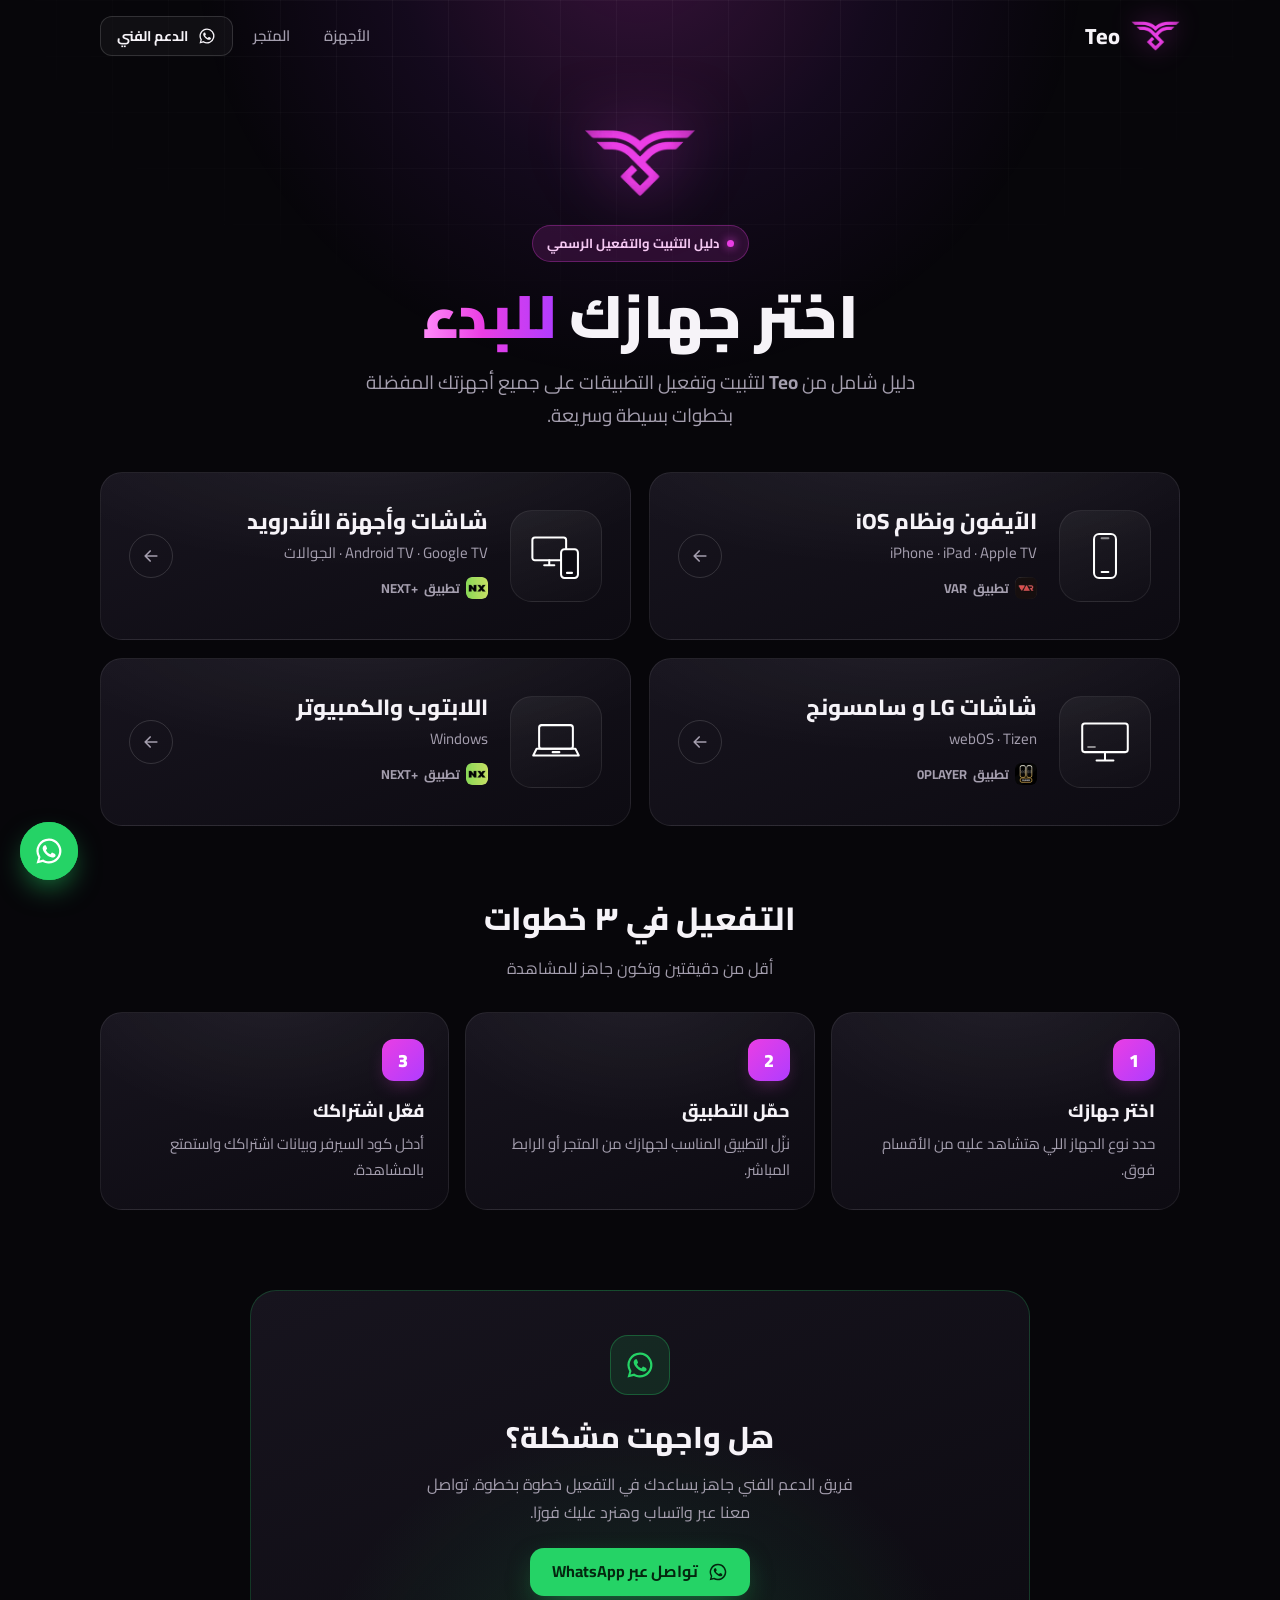
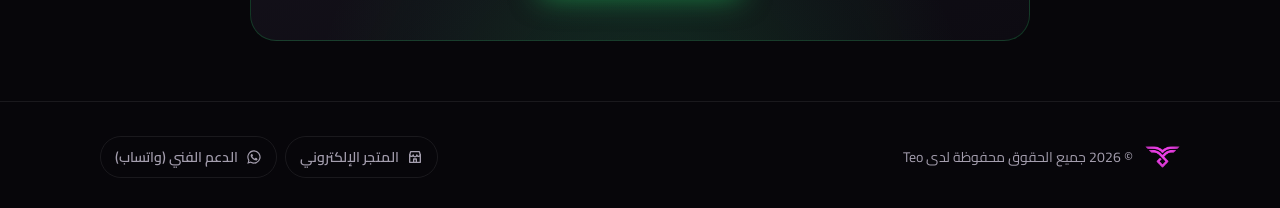
<file: index.html>
<!DOCTYPE html>
<html lang="ar" dir="rtl">
<head>
<meta charset="utf-8">
<meta name="viewport" content="width=device-width, initial-scale=1, viewport-fit=cover">
<title>Teo — دليل تثبيت وتفعيل التطبيقات</title>
<meta name="description" content="دليل Teo الشامل لتثبيت وتفعيل التطبيقات على الآيفون والأندرويد وشاشات LG وسامسونج والكمبيوتر.">
<meta name="theme-color" content="#07060a">
<meta property="og:type" content="website">
<meta property="og:title" content="Teo — دليل تثبيت وتفعيل التطبيقات">
<meta property="og:description" content="دليل Teo الشامل لتثبيت وتفعيل التطبيقات على الآيفون والأندرويد وشاشات LG وسامسونج والكمبيوتر.">
<meta property="og:image" content="/assets/img/og.png">
<meta name="twitter:card" content="summary_large_image">
<link rel="icon" type="image/png" href="assets/img/favicon-48.png">
<link rel="apple-touch-icon" href="assets/img/apple-touch-icon.png">
<link rel="preload" href="assets/fonts/cairo-arabic.woff2" as="font" type="font/woff2" crossorigin>
<link rel="preload" href="assets/img/logo.webp" as="image" fetchpriority="high">
<link rel="stylesheet" href="assets/css/style.css?v=4">
</head>
<body>
<div class="bg-fx" aria-hidden="true"></div>
<header class="site-header">
  <div class="container header-inner">
    <a class="brand" href="index.html" aria-label="Teo — الرئيسية">
      <img src="assets/img/logo.webp" alt="Teo" width="48" height="30">
      <span class="brand-name">Teo</span>
    </a>
    <nav class="nav">
      <a class="nav-link" href="index.html#devices">الأجهزة</a>
      <a class="nav-link" data-link="store" href="#">المتجر</a>
      <a class="btn btn-ghost btn-sm" data-link="whatsapp" href="#"><svg viewBox="0 0 24 24" fill="currentColor"><path d="M12 2a10 10 0 00-8.6 15.1L2 22l5-1.3A10 10 0 1012 2zm0 18.2c-1.5 0-3-.4-4.3-1.2l-.3-.2-3 .8.8-2.9-.2-.3A8.2 8.2 0 1112 20.2zm4.5-6.1c-.2-.1-1.5-.7-1.7-.8-.2-.1-.4-.1-.6.1l-.8 1c-.1.2-.3.2-.5.1-.7-.3-1.4-.7-2-1.2-.5-.5-1-1.1-1.3-1.7-.1-.2 0-.4.1-.5l.4-.5.3-.4v-.5l-.8-1.9c-.2-.5-.4-.4-.6-.4h-.5a1 1 0 00-.7.3c-.6.6-.9 1.4-.9 2.2.1 1 .5 2 1.1 2.8 1.2 1.7 2.7 3 4.5 3.8.5.2 1 .4 1.4.5.6.2 1.2.1 1.7.1.6-.1 1.2-.5 1.5-1 .2-.4.2-.9.1-1.2l-.4-.3z"/></svg><span>الدعم الفني</span></a>
    </nav>
  </div>
</header>
<main>

<section class="hero container">
  <img class="hero-logo" src="assets/img/logo.webp" alt="Teo" width="112" height="68">
  <span class="eyebrow"><span class="dot"></span>دليل التثبيت والتفعيل الرسمي</span>
  <h1 class="h1">اختر جهازك <span class="grad">للبدء</span></h1>
  <p class="lead">دليل شامل من <strong>Teo</strong> لتثبيت وتفعيل التطبيقات على جميع أجهزتك المفضلة بخطوات بسيطة وسريعة.</p>
</section>

<section class="container" id="devices">
  <div class="device-grid">
    <a class="card card-link device-card" href="ios.html">
      <span class="device-icon"><svg viewBox="0 0 64 64" fill="none" stroke="currentColor" stroke-width="2.4" stroke-linecap="round" stroke-linejoin="round"><rect x="19" y="6" width="26" height="52" rx="6"/><path d="M28 51h8"/><path d="M28 11h8" opacity=".5"/></svg></span>
      <span class="device-text">
        <h2>الآيفون ونظام iOS</h2>
        <p>iPhone · iPad · Apple TV</p>
        <span class="apps-tag"><img width="22" height="22" src="assets/img/app-var.webp" alt="">تطبيق <bdi>VAR</bdi></span>
      </span>
      <span class="go"><svg viewBox="0 0 24 24" fill="none" stroke="currentColor" stroke-width="2" stroke-linecap="round" stroke-linejoin="round"><path d="M19 12H5M11 18l-6-6 6-6"/></svg></span>
    </a>
    <a class="card card-link device-card" href="android.html">
      <span class="device-icon"><svg viewBox="0 0 64 64" fill="none" stroke="currentColor" stroke-width="2.4" stroke-linecap="round" stroke-linejoin="round"><rect x="4" y="10" width="40" height="27" rx="3"/><path d="M18 43h12M24 37v6"/><rect x="38" y="24" width="20" height="34" rx="4" fill="#0d0b12"/><path d="M45 52h6"/></svg></span>
      <span class="device-text">
        <h2>شاشات وأجهزة الأندرويد</h2>
        <p>Android TV · Google TV · الجوالات</p>
        <span class="apps-tag"><img width="22" height="22" src="assets/img/app-next.webp" alt="">تطبيق <bdi><bdi>NEXT+</bdi></bdi></span>
      </span>
      <span class="go"><svg viewBox="0 0 24 24" fill="none" stroke="currentColor" stroke-width="2" stroke-linecap="round" stroke-linejoin="round"><path d="M19 12H5M11 18l-6-6 6-6"/></svg></span>
    </a>
    <a class="card card-link device-card" href="webos.html">
      <span class="device-icon"><svg viewBox="0 0 64 64" fill="none" stroke="currentColor" stroke-width="2.4" stroke-linecap="round" stroke-linejoin="round"><rect x="5" y="10" width="54" height="34" rx="3"/><path d="M22 54h20M32 44v10"/><path d="M12 38h8" opacity=".5"/></svg></span>
      <span class="device-text">
        <h2>شاشات LG و سامسونج</h2>
        <p>webOS · Tizen</p>
        <span class="apps-tag"><img width="22" height="22" src="assets/img/app-0player.webp" alt="">تطبيق <bdi>0PLAYER</bdi></span>
      </span>
      <span class="go"><svg viewBox="0 0 24 24" fill="none" stroke="currentColor" stroke-width="2" stroke-linecap="round" stroke-linejoin="round"><path d="M19 12H5M11 18l-6-6 6-6"/></svg></span>
    </a>
    <a class="card card-link device-card" href="pc.html">
      <span class="device-icon"><svg viewBox="0 0 64 64" fill="none" stroke="currentColor" stroke-width="2.4" stroke-linecap="round" stroke-linejoin="round"><rect x="12" y="12" width="40" height="28" rx="3"/><path d="M5 48h54l-4-8H9z"/><path d="M28 44h8"/></svg></span>
      <span class="device-text">
        <h2>اللابتوب والكمبيوتر</h2>
        <p>Windows</p>
        <span class="apps-tag"><img width="22" height="22" src="assets/img/app-next.webp" alt="">تطبيق <bdi><bdi>NEXT+</bdi></bdi></span>
      </span>
      <span class="go"><svg viewBox="0 0 24 24" fill="none" stroke="currentColor" stroke-width="2" stroke-linecap="round" stroke-linejoin="round"><path d="M19 12H5M11 18l-6-6 6-6"/></svg></span>
    </a>
  </div>
</section>

<section class="section container">
  <h2 class="section-title reveal">التفعيل في ٣ خطوات</h2>
  <p class="section-sub reveal">أقل من دقيقتين وتكون جاهز للمشاهدة</p>
  <div class="how">
    <div class="card how-item reveal d1"><div class="n">1</div><h3>اختر جهازك</h3><p>حدد نوع الجهاز اللي هتشاهد عليه من الأقسام فوق.</p></div>
    <div class="card how-item reveal d2"><div class="n">2</div><h3>حمّل التطبيق</h3><p>نزّل التطبيق المناسب لجهازك من المتجر أو الرابط المباشر.</p></div>
    <div class="card how-item reveal d3"><div class="n">3</div><h3>فعّل اشتراكك</h3><p>أدخل كود السيرفر وبيانات اشتراكك واستمتع بالمشاهدة.</p></div>
  </div>
</section>

<div class="container container-narrow"><section class="support reveal">
  <div class="ic"><svg viewBox="0 0 24 24" fill="currentColor"><path d="M12 2a10 10 0 00-8.6 15.1L2 22l5-1.3A10 10 0 1012 2zm0 18.2c-1.5 0-3-.4-4.3-1.2l-.3-.2-3 .8.8-2.9-.2-.3A8.2 8.2 0 1112 20.2zm4.5-6.1c-.2-.1-1.5-.7-1.7-.8-.2-.1-.4-.1-.6.1l-.8 1c-.1.2-.3.2-.5.1-.7-.3-1.4-.7-2-1.2-.5-.5-1-1.1-1.3-1.7-.1-.2 0-.4.1-.5l.4-.5.3-.4v-.5l-.8-1.9c-.2-.5-.4-.4-.6-.4h-.5a1 1 0 00-.7.3c-.6.6-.9 1.4-.9 2.2.1 1 .5 2 1.1 2.8 1.2 1.7 2.7 3 4.5 3.8.5.2 1 .4 1.4.5.6.2 1.2.1 1.7.1.6-.1 1.2-.5 1.5-1 .2-.4.2-.9.1-1.2l-.4-.3z"/></svg></div>
  <h2>هل واجهت مشكلة؟</h2>
  <p>فريق الدعم الفني جاهز يساعدك في التفعيل خطوة بخطوة. تواصل معنا عبر واتساب وهنرد عليك فورًا.</p>
  <a class="btn btn-wa" data-link="whatsapp" href="#"><svg viewBox="0 0 24 24" fill="currentColor"><path d="M12 2a10 10 0 00-8.6 15.1L2 22l5-1.3A10 10 0 1012 2zm0 18.2c-1.5 0-3-.4-4.3-1.2l-.3-.2-3 .8.8-2.9-.2-.3A8.2 8.2 0 1112 20.2zm4.5-6.1c-.2-.1-1.5-.7-1.7-.8-.2-.1-.4-.1-.6.1l-.8 1c-.1.2-.3.2-.5.1-.7-.3-1.4-.7-2-1.2-.5-.5-1-1.1-1.3-1.7-.1-.2 0-.4.1-.5l.4-.5.3-.4v-.5l-.8-1.9c-.2-.5-.4-.4-.6-.4h-.5a1 1 0 00-.7.3c-.6.6-.9 1.4-.9 2.2.1 1 .5 2 1.1 2.8 1.2 1.7 2.7 3 4.5 3.8.5.2 1 .4 1.4.5.6.2 1.2.1 1.7.1.6-.1 1.2-.5 1.5-1 .2-.4.2-.9.1-1.2l-.4-.3z"/></svg><span>تواصل عبر WhatsApp</span></a>
</section>
</div>
</main>
<footer class="site-footer">
  <div class="container footer-inner">
    <div class="footer-brand">
      <img src="assets/img/logo.webp" alt="" width="35" height="22">
      <span>© <span data-year></span> جميع الحقوق محفوظة لدى <span data-cfg="brand">Teo</span></span>
    </div>
    <div class="footer-links">
      <a data-link="store" href="#"><svg viewBox="0 0 24 24" fill="none" stroke="currentColor" stroke-width="2" stroke-linecap="round" stroke-linejoin="round"><path d="M4 9l1.5-5h13L20 9"/><path d="M4 9v11h16V9"/><path d="M4 9a2.7 2.7 0 005.3 0 2.7 2.7 0 005.4 0 2.7 2.7 0 005.3 0"/><path d="M10 20v-5h4v5"/></svg>المتجر الإلكتروني</a>
      <a data-link="whatsapp" href="#"><svg viewBox="0 0 24 24" fill="currentColor"><path d="M12 2a10 10 0 00-8.6 15.1L2 22l5-1.3A10 10 0 1012 2zm0 18.2c-1.5 0-3-.4-4.3-1.2l-.3-.2-3 .8.8-2.9-.2-.3A8.2 8.2 0 1112 20.2zm4.5-6.1c-.2-.1-1.5-.7-1.7-.8-.2-.1-.4-.1-.6.1l-.8 1c-.1.2-.3.2-.5.1-.7-.3-1.4-.7-2-1.2-.5-.5-1-1.1-1.3-1.7-.1-.2 0-.4.1-.5l.4-.5.3-.4v-.5l-.8-1.9c-.2-.5-.4-.4-.6-.4h-.5a1 1 0 00-.7.3c-.6.6-.9 1.4-.9 2.2.1 1 .5 2 1.1 2.8 1.2 1.7 2.7 3 4.5 3.8.5.2 1 .4 1.4.5.6.2 1.2.1 1.7.1.6-.1 1.2-.5 1.5-1 .2-.4.2-.9.1-1.2l-.4-.3z"/></svg>الدعم الفني (واتساب)</a>
    </div>
  </div>
</footer>
<a class="wa-float" data-link="whatsapp" href="#" aria-label="تواصل معنا عبر واتساب"><svg viewBox="0 0 24 24" fill="currentColor"><path d="M12 2a10 10 0 00-8.6 15.1L2 22l5-1.3A10 10 0 1012 2zm0 18.2c-1.5 0-3-.4-4.3-1.2l-.3-.2-3 .8.8-2.9-.2-.3A8.2 8.2 0 1112 20.2zm4.5-6.1c-.2-.1-1.5-.7-1.7-.8-.2-.1-.4-.1-.6.1l-.8 1c-.1.2-.3.2-.5.1-.7-.3-1.4-.7-2-1.2-.5-.5-1-1.1-1.3-1.7-.1-.2 0-.4.1-.5l.4-.5.3-.4v-.5l-.8-1.9c-.2-.5-.4-.4-.6-.4h-.5a1 1 0 00-.7.3c-.6.6-.9 1.4-.9 2.2.1 1 .5 2 1.1 2.8 1.2 1.7 2.7 3 4.5 3.8.5.2 1 .4 1.4.5.6.2 1.2.1 1.7.1.6-.1 1.2-.5 1.5-1 .2-.4.2-.9.1-1.2l-.4-.3z"/></svg></a>
<script src="assets/js/config.js?v=4" defer></script>
<script src="assets/js/main.js?v=4" defer></script>
</body>
</html>
</file>
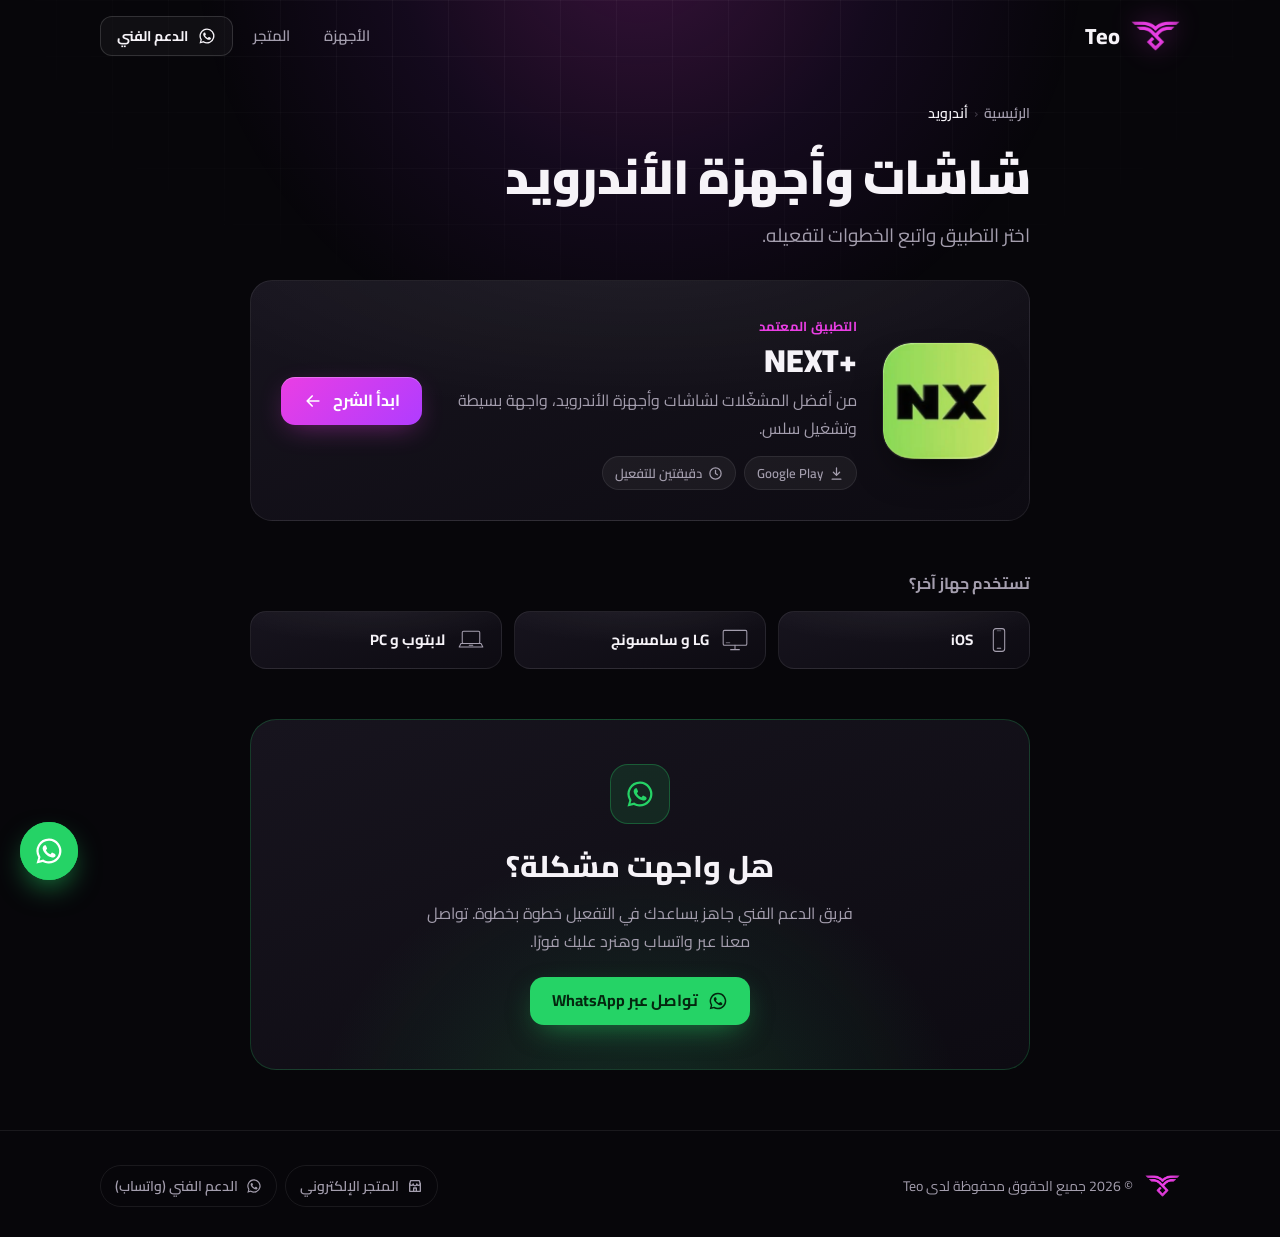
<file: android.html>
<!DOCTYPE html>
<html lang="ar" dir="rtl">
<head>
<meta charset="utf-8">
<meta name="viewport" content="width=device-width, initial-scale=1, viewport-fit=cover">
<title>شاشات وأجهزة الأندرويد — Teo</title>
<meta name="description" content="تطبيقات شاشات وأجهزة الأندرويد وطريقة تفعيلها مع Teo.">
<meta name="theme-color" content="#07060a">
<meta property="og:type" content="website">
<meta property="og:title" content="شاشات وأجهزة الأندرويد — Teo">
<meta property="og:description" content="تطبيقات شاشات وأجهزة الأندرويد وطريقة تفعيلها مع Teo.">
<meta property="og:image" content="/assets/img/og.png">
<meta name="twitter:card" content="summary_large_image">
<link rel="icon" type="image/png" href="assets/img/favicon-48.png">
<link rel="apple-touch-icon" href="assets/img/apple-touch-icon.png">
<link rel="preload" href="assets/fonts/cairo-arabic.woff2" as="font" type="font/woff2" crossorigin>
<link rel="preload" href="assets/img/logo.webp" as="image" fetchpriority="high">
<link rel="stylesheet" href="assets/css/style.css?v=4">
</head>
<body>
<div class="bg-fx" aria-hidden="true"></div>
<header class="site-header">
  <div class="container header-inner">
    <a class="brand" href="index.html" aria-label="Teo — الرئيسية">
      <img src="assets/img/logo.webp" alt="Teo" width="48" height="30">
      <span class="brand-name">Teo</span>
    </a>
    <nav class="nav">
      <a class="nav-link" href="index.html#devices">الأجهزة</a>
      <a class="nav-link" data-link="store" href="#">المتجر</a>
      <a class="btn btn-ghost btn-sm" data-link="whatsapp" href="#"><svg viewBox="0 0 24 24" fill="currentColor"><path d="M12 2a10 10 0 00-8.6 15.1L2 22l5-1.3A10 10 0 1012 2zm0 18.2c-1.5 0-3-.4-4.3-1.2l-.3-.2-3 .8.8-2.9-.2-.3A8.2 8.2 0 1112 20.2zm4.5-6.1c-.2-.1-1.5-.7-1.7-.8-.2-.1-.4-.1-.6.1l-.8 1c-.1.2-.3.2-.5.1-.7-.3-1.4-.7-2-1.2-.5-.5-1-1.1-1.3-1.7-.1-.2 0-.4.1-.5l.4-.5.3-.4v-.5l-.8-1.9c-.2-.5-.4-.4-.6-.4h-.5a1 1 0 00-.7.3c-.6.6-.9 1.4-.9 2.2.1 1 .5 2 1.1 2.8 1.2 1.7 2.7 3 4.5 3.8.5.2 1 .4 1.4.5.6.2 1.2.1 1.7.1.6-.1 1.2-.5 1.5-1 .2-.4.2-.9.1-1.2l-.4-.3z"/></svg><span>الدعم الفني</span></a>
    </nav>
  </div>
</header>
<main>

<div class="container container-narrow">
  <section class="page-head">
    <nav class="crumbs" aria-label="مسار الصفحة"><a href="index.html">الرئيسية</a><span class="sep">‹</span><span class="current">أندرويد</span></nav>
    <h1 class="h1">شاشات وأجهزة الأندرويد</h1>
    <p class="lead">اختر التطبيق واتبع الخطوات لتفعيله.</p>
  </section>
  <div class="app-list">
    <a class="card card-link app-card" href="guide-next-android.html">
      <img class="app-icon" src="assets/img/app-next.webp" alt="NEXT+" width="116" height="116">
      <div class="app-info">
        <span class="kicker">التطبيق المعتمد</span>
        <h2><bdi>NEXT+</bdi></h2>
        <p>من أفضل المشغّلات لشاشات وأجهزة الأندرويد، واجهة بسيطة وتشغيل سلس.</p>
        <div class="meta">
          <span class="chip"><svg viewBox="0 0 24 24" fill="none" stroke="currentColor" stroke-width="2" stroke-linecap="round" stroke-linejoin="round"><path d="M12 3v12M7 10l5 5 5-5"/><path d="M5 21h14"/></svg>Google Play</span>
          <span class="chip"><svg viewBox="0 0 24 24" fill="none" stroke="currentColor" stroke-width="2" stroke-linecap="round" stroke-linejoin="round"><circle cx="12" cy="12" r="9"/><path d="M12 7v5l3 2"/></svg>دقيقتين للتفعيل</span>
        </div>
      </div>
      <span class="btn btn-primary">ابدأ الشرح<svg viewBox="0 0 24 24" fill="none" stroke="currentColor" stroke-width="2" stroke-linecap="round" stroke-linejoin="round"><path d="M19 12H5M11 18l-6-6 6-6"/></svg></span>
    </a>
  </div>
  <section class="others reveal">
    <h3>تستخدم جهاز آخر؟</h3>
    <div class="others-row"><a class="card card-link mini-card" href="ios.html"><svg viewBox="0 0 64 64" fill="none" stroke="currentColor" stroke-width="2.4" stroke-linecap="round" stroke-linejoin="round"><rect x="19" y="6" width="26" height="52" rx="6"/><path d="M28 51h8"/><path d="M28 11h8" opacity=".5"/></svg><span>iOS</span></a><a class="card card-link mini-card" href="webos.html"><svg viewBox="0 0 64 64" fill="none" stroke="currentColor" stroke-width="2.4" stroke-linecap="round" stroke-linejoin="round"><rect x="5" y="10" width="54" height="34" rx="3"/><path d="M22 54h20M32 44v10"/><path d="M12 38h8" opacity=".5"/></svg><span>LG و سامسونج</span></a><a class="card card-link mini-card" href="pc.html"><svg viewBox="0 0 64 64" fill="none" stroke="currentColor" stroke-width="2.4" stroke-linecap="round" stroke-linejoin="round"><rect x="12" y="12" width="40" height="28" rx="3"/><path d="M5 48h54l-4-8H9z"/><path d="M28 44h8"/></svg><span>لابتوب و PC</span></a></div>
  </section>
  <section class="support reveal">
  <div class="ic"><svg viewBox="0 0 24 24" fill="currentColor"><path d="M12 2a10 10 0 00-8.6 15.1L2 22l5-1.3A10 10 0 1012 2zm0 18.2c-1.5 0-3-.4-4.3-1.2l-.3-.2-3 .8.8-2.9-.2-.3A8.2 8.2 0 1112 20.2zm4.5-6.1c-.2-.1-1.5-.7-1.7-.8-.2-.1-.4-.1-.6.1l-.8 1c-.1.2-.3.2-.5.1-.7-.3-1.4-.7-2-1.2-.5-.5-1-1.1-1.3-1.7-.1-.2 0-.4.1-.5l.4-.5.3-.4v-.5l-.8-1.9c-.2-.5-.4-.4-.6-.4h-.5a1 1 0 00-.7.3c-.6.6-.9 1.4-.9 2.2.1 1 .5 2 1.1 2.8 1.2 1.7 2.7 3 4.5 3.8.5.2 1 .4 1.4.5.6.2 1.2.1 1.7.1.6-.1 1.2-.5 1.5-1 .2-.4.2-.9.1-1.2l-.4-.3z"/></svg></div>
  <h2>هل واجهت مشكلة؟</h2>
  <p>فريق الدعم الفني جاهز يساعدك في التفعيل خطوة بخطوة. تواصل معنا عبر واتساب وهنرد عليك فورًا.</p>
  <a class="btn btn-wa" data-link="whatsapp" href="#"><svg viewBox="0 0 24 24" fill="currentColor"><path d="M12 2a10 10 0 00-8.6 15.1L2 22l5-1.3A10 10 0 1012 2zm0 18.2c-1.5 0-3-.4-4.3-1.2l-.3-.2-3 .8.8-2.9-.2-.3A8.2 8.2 0 1112 20.2zm4.5-6.1c-.2-.1-1.5-.7-1.7-.8-.2-.1-.4-.1-.6.1l-.8 1c-.1.2-.3.2-.5.1-.7-.3-1.4-.7-2-1.2-.5-.5-1-1.1-1.3-1.7-.1-.2 0-.4.1-.5l.4-.5.3-.4v-.5l-.8-1.9c-.2-.5-.4-.4-.6-.4h-.5a1 1 0 00-.7.3c-.6.6-.9 1.4-.9 2.2.1 1 .5 2 1.1 2.8 1.2 1.7 2.7 3 4.5 3.8.5.2 1 .4 1.4.5.6.2 1.2.1 1.7.1.6-.1 1.2-.5 1.5-1 .2-.4.2-.9.1-1.2l-.4-.3z"/></svg><span>تواصل عبر WhatsApp</span></a>
</section>

</div>
</main>
<footer class="site-footer">
  <div class="container footer-inner">
    <div class="footer-brand">
      <img src="assets/img/logo.webp" alt="" width="35" height="22">
      <span>© <span data-year></span> جميع الحقوق محفوظة لدى <span data-cfg="brand">Teo</span></span>
    </div>
    <div class="footer-links">
      <a data-link="store" href="#"><svg viewBox="0 0 24 24" fill="none" stroke="currentColor" stroke-width="2" stroke-linecap="round" stroke-linejoin="round"><path d="M4 9l1.5-5h13L20 9"/><path d="M4 9v11h16V9"/><path d="M4 9a2.7 2.7 0 005.3 0 2.7 2.7 0 005.4 0 2.7 2.7 0 005.3 0"/><path d="M10 20v-5h4v5"/></svg>المتجر الإلكتروني</a>
      <a data-link="whatsapp" href="#"><svg viewBox="0 0 24 24" fill="currentColor"><path d="M12 2a10 10 0 00-8.6 15.1L2 22l5-1.3A10 10 0 1012 2zm0 18.2c-1.5 0-3-.4-4.3-1.2l-.3-.2-3 .8.8-2.9-.2-.3A8.2 8.2 0 1112 20.2zm4.5-6.1c-.2-.1-1.5-.7-1.7-.8-.2-.1-.4-.1-.6.1l-.8 1c-.1.2-.3.2-.5.1-.7-.3-1.4-.7-2-1.2-.5-.5-1-1.1-1.3-1.7-.1-.2 0-.4.1-.5l.4-.5.3-.4v-.5l-.8-1.9c-.2-.5-.4-.4-.6-.4h-.5a1 1 0 00-.7.3c-.6.6-.9 1.4-.9 2.2.1 1 .5 2 1.1 2.8 1.2 1.7 2.7 3 4.5 3.8.5.2 1 .4 1.4.5.6.2 1.2.1 1.7.1.6-.1 1.2-.5 1.5-1 .2-.4.2-.9.1-1.2l-.4-.3z"/></svg>الدعم الفني (واتساب)</a>
    </div>
  </div>
</footer>
<a class="wa-float" data-link="whatsapp" href="#" aria-label="تواصل معنا عبر واتساب"><svg viewBox="0 0 24 24" fill="currentColor"><path d="M12 2a10 10 0 00-8.6 15.1L2 22l5-1.3A10 10 0 1012 2zm0 18.2c-1.5 0-3-.4-4.3-1.2l-.3-.2-3 .8.8-2.9-.2-.3A8.2 8.2 0 1112 20.2zm4.5-6.1c-.2-.1-1.5-.7-1.7-.8-.2-.1-.4-.1-.6.1l-.8 1c-.1.2-.3.2-.5.1-.7-.3-1.4-.7-2-1.2-.5-.5-1-1.1-1.3-1.7-.1-.2 0-.4.1-.5l.4-.5.3-.4v-.5l-.8-1.9c-.2-.5-.4-.4-.6-.4h-.5a1 1 0 00-.7.3c-.6.6-.9 1.4-.9 2.2.1 1 .5 2 1.1 2.8 1.2 1.7 2.7 3 4.5 3.8.5.2 1 .4 1.4.5.6.2 1.2.1 1.7.1.6-.1 1.2-.5 1.5-1 .2-.4.2-.9.1-1.2l-.4-.3z"/></svg></a>
<script src="assets/js/config.js?v=4" defer></script>
<script src="assets/js/main.js?v=4" defer></script>
</body>
</html>
</file>
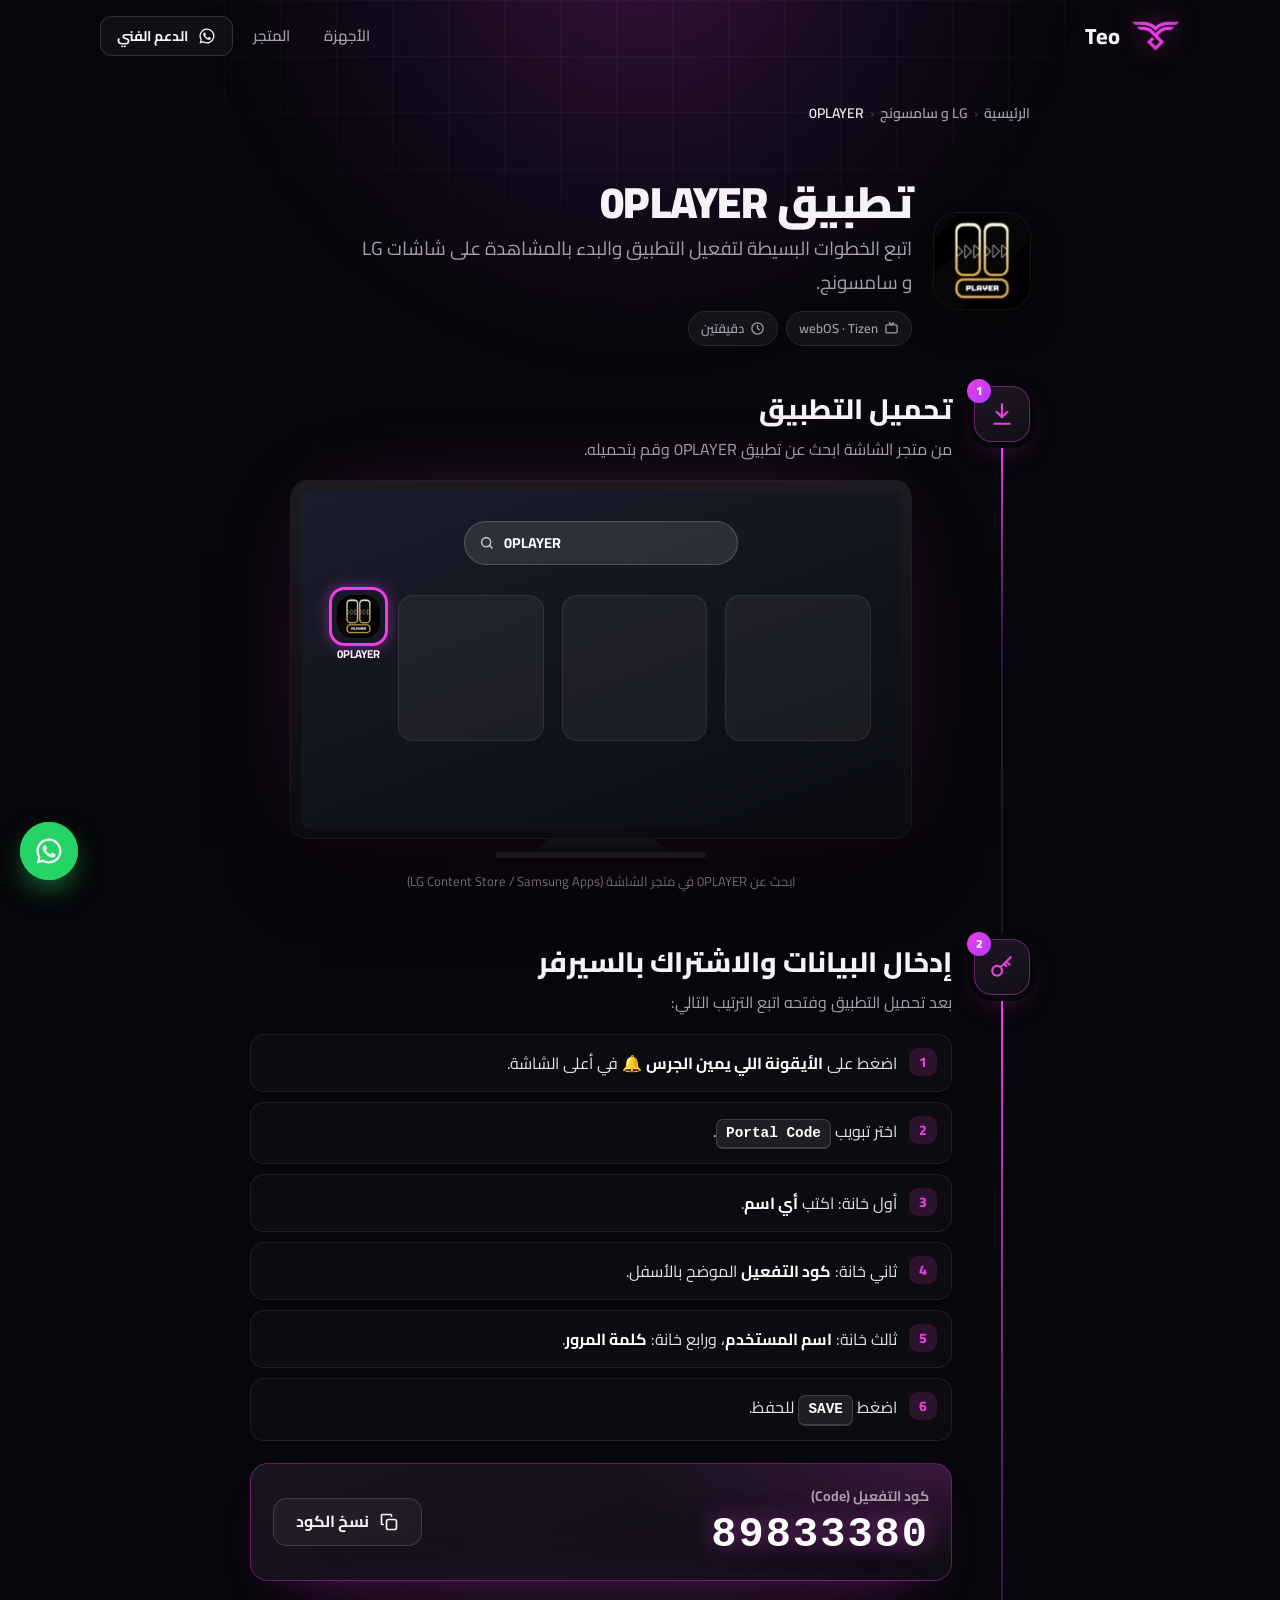
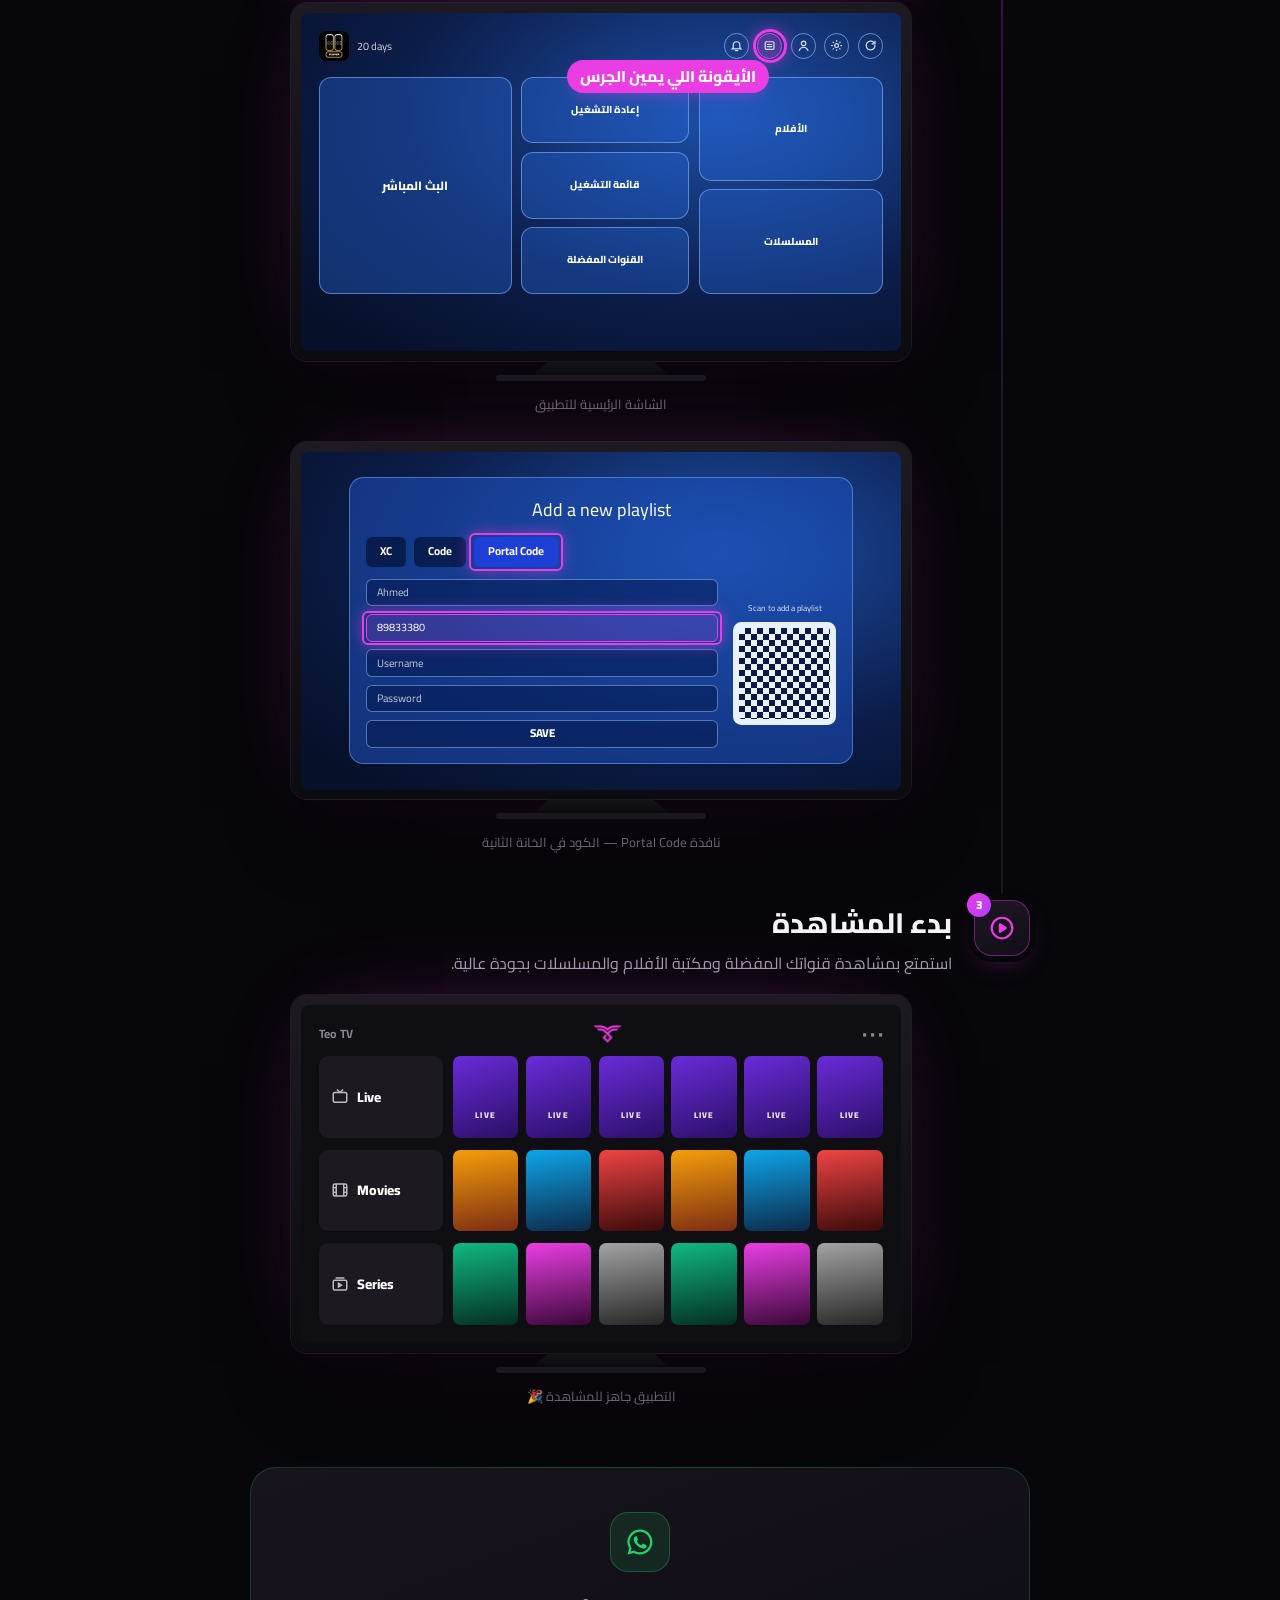
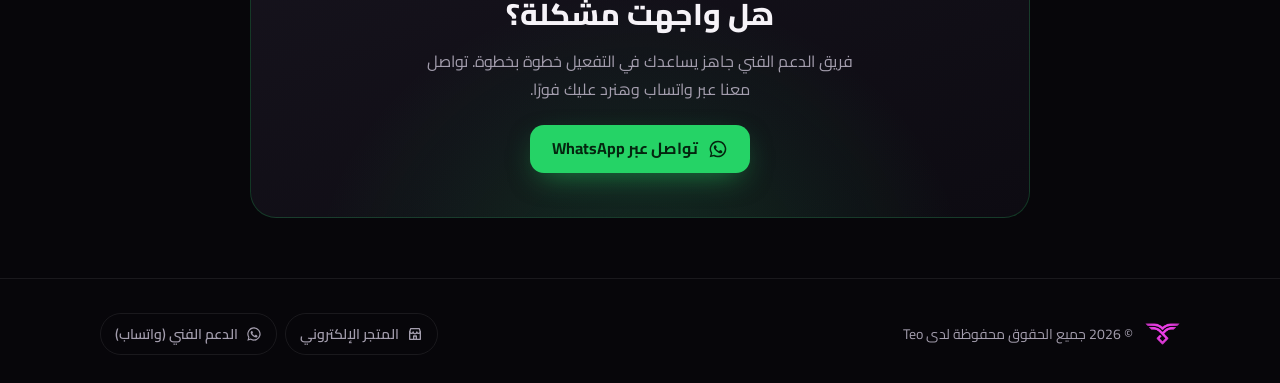
<file: guide-0player.html>
<!DOCTYPE html>
<html lang="ar" dir="rtl">
<head>
<meta charset="utf-8">
<meta name="viewport" content="width=device-width, initial-scale=1, viewport-fit=cover">
<title>شرح تفعيل تطبيق 0PLAYER — Teo</title>
<meta name="description" content="خطوات تحميل وتفعيل تطبيق 0PLAYER على شاشات LG و سامسونج مع Teo.">
<meta name="theme-color" content="#07060a">
<meta property="og:type" content="website">
<meta property="og:title" content="شرح تفعيل تطبيق 0PLAYER — Teo">
<meta property="og:description" content="خطوات تحميل وتفعيل تطبيق 0PLAYER على شاشات LG و سامسونج مع Teo.">
<meta property="og:image" content="/assets/img/og.png">
<meta name="twitter:card" content="summary_large_image">
<link rel="icon" type="image/png" href="assets/img/favicon-48.png">
<link rel="apple-touch-icon" href="assets/img/apple-touch-icon.png">
<link rel="preload" href="assets/fonts/cairo-arabic.woff2" as="font" type="font/woff2" crossorigin>
<link rel="preload" href="assets/img/logo.webp" as="image" fetchpriority="high">
<link rel="stylesheet" href="assets/css/style.css?v=4">
</head>
<body>
<div class="bg-fx" aria-hidden="true"></div>
<header class="site-header">
  <div class="container header-inner">
    <a class="brand" href="index.html" aria-label="Teo — الرئيسية">
      <img src="assets/img/logo.webp" alt="Teo" width="48" height="30">
      <span class="brand-name">Teo</span>
    </a>
    <nav class="nav">
      <a class="nav-link" href="index.html#devices">الأجهزة</a>
      <a class="nav-link" data-link="store" href="#">المتجر</a>
      <a class="btn btn-ghost btn-sm" data-link="whatsapp" href="#"><svg viewBox="0 0 24 24" fill="currentColor"><path d="M12 2a10 10 0 00-8.6 15.1L2 22l5-1.3A10 10 0 1012 2zm0 18.2c-1.5 0-3-.4-4.3-1.2l-.3-.2-3 .8.8-2.9-.2-.3A8.2 8.2 0 1112 20.2zm4.5-6.1c-.2-.1-1.5-.7-1.7-.8-.2-.1-.4-.1-.6.1l-.8 1c-.1.2-.3.2-.5.1-.7-.3-1.4-.7-2-1.2-.5-.5-1-1.1-1.3-1.7-.1-.2 0-.4.1-.5l.4-.5.3-.4v-.5l-.8-1.9c-.2-.5-.4-.4-.6-.4h-.5a1 1 0 00-.7.3c-.6.6-.9 1.4-.9 2.2.1 1 .5 2 1.1 2.8 1.2 1.7 2.7 3 4.5 3.8.5.2 1 .4 1.4.5.6.2 1.2.1 1.7.1.6-.1 1.2-.5 1.5-1 .2-.4.2-.9.1-1.2l-.4-.3z"/></svg><span>الدعم الفني</span></a>
    </nav>
  </div>
</header>
<main>

<div class="container container-narrow">
  <div class="page-head" style="padding-bottom:0">
    <nav class="crumbs" aria-label="مسار الصفحة"><a href="index.html">الرئيسية</a><span class="sep">‹</span><a href="webos.html">LG و سامسونج</a><span class="sep">‹</span><span class="current">0PLAYER</span></nav>
  </div>
  <section class="guide-head">
    <img class="app-icon" src="assets/img/app-0player.webp" alt="0PLAYER" width="96" height="96">
    <div>
      <h1 class="h1">تطبيق <span class="ltr">0PLAYER</span></h1>
      <p class="lead">اتبع الخطوات البسيطة لتفعيل التطبيق والبدء بالمشاهدة على شاشات LG و سامسونج.</p>
      <div class="meta"><span class="chip"><svg viewBox="0 0 24 24" fill="none" stroke="currentColor" stroke-width="2"><rect x="3" y="6" width="18" height="13" rx="2"/><path d="M8 2l4 4 4-4"/></svg>webOS · Tizen</span><span class="chip"><svg viewBox="0 0 24 24" fill="none" stroke="currentColor" stroke-width="2" stroke-linecap="round" stroke-linejoin="round"><circle cx="12" cy="12" r="9"/><path d="M12 7v5l3 2"/></svg>دقيقتين</span></div>
    </div>
  </section>
  <div class="steps">

    <article class="step reveal">
      <div class="step-num"><svg viewBox="0 0 24 24" fill="none" stroke="currentColor" stroke-width="2" stroke-linecap="round" stroke-linejoin="round"><path d="M12 3v12M7 10l5 5 5-5"/><path d="M5 21h14"/></svg><b>1</b></div>
      <div class="step-body">
        <h2 class="step-title">تحميل التطبيق</h2>
        <p class="step-desc">من متجر الشاشة ابحث عن تطبيق 0PLAYER وقم بتحميله.</p>
        <figure style="margin:0"><div class="mock-wrap"><div class="mock tv"><div class="bezel"><div class="screen"><div class="m-tvstore">
      <div class="search"><svg viewBox="0 0 24 24" fill="none" stroke="currentColor" stroke-width="2.4" stroke-linecap="round"><circle cx="11" cy="11" r="7"/><path d="M20 20l-4-4"/></svg>0PLAYER</div>
      <div class="res"><div class="app"><div class="hot"><img src="assets/img/app-0player.webp" alt=""></div>0PLAYER</div><div></div><div></div><div></div></div>
    </div></div></div><div class="stand"></div><div class="base"></div></div></div><p class="shot-caption">ابحث عن 0PLAYER في متجر الشاشة (LG Content Store / Samsung Apps)</p></figure>
      </div>
    </article>
    <article class="step reveal">
      <div class="step-num"><svg viewBox="0 0 24 24" fill="none" stroke="currentColor" stroke-width="2" stroke-linecap="round" stroke-linejoin="round"><circle cx="7.5" cy="15.5" r="4.5"/><path d="M10.7 12.3L20 3M16 7l3 3M14 9l2 2"/></svg><b>2</b></div>
      <div class="step-body">
        <h2 class="step-title">إدخال البيانات والاشتراك بالسيرفر</h2>
        <p class="step-desc">بعد تحميل التطبيق وفتحه اتبع الترتيب التالي:</p>
        <ol class="instr">
          <li>اضغط على <strong>الأيقونة اللي يمين الجرس</strong> 🔔 في أعلى الشاشة.</li>
          <li>اختر تبويب <span class="kbd">Portal Code</span>.</li>
          <li>أول خانة: اكتب <strong>أي اسم</strong>.</li>
          <li>ثاني خانة: <strong>كود التفعيل</strong> الموضح بالأسفل.</li>
          <li>ثالث خانة: <strong>اسم المستخدم</strong>، ورابع خانة: <strong>كلمة المرور</strong>.</li>
          <li>اضغط <span class="kbd">SAVE</span> للحفظ.</li>
        </ol>
        <div class="code-box">
          <div><div class="label">كود التفعيل (Code)</div><div class="code" data-cfg="portalCode">89833380</div></div>
          <button class="btn btn-ghost copy-btn" type="button" data-copy="portalCode"><svg viewBox="0 0 24 24" fill="none" stroke="currentColor" stroke-width="2" stroke-linecap="round" stroke-linejoin="round"><rect x="9" y="9" width="12" height="12" rx="2.5"/><path d="M5 15H4a1 1 0 01-1-1V4a1 1 0 011-1h10a1 1 0 011 1v1"/></svg><span class="copy-label">نسخ الكود</span></button>
        </div>
        <div class="shots"><figure style="margin:0"><div class="mock-wrap"><div class="mock tv"><div class="bezel"><div class="screen"><div class="m-op">
      <div class="bar"><img class="logo" src="assets/img/app-0player.webp" alt=""><span style="opacity:.8">20 days</span><span class="sp"></span>
        <span class="ico"><svg viewBox="0 0 24 24" fill="none" stroke="currentColor" stroke-width="2.2" stroke-linecap="round"><path d="M6 16V11a6 6 0 0112 0v5l2 2H4z"/><path d="M10 21h4"/></svg></span><span class="ico hot"><svg viewBox="0 0 24 24" fill="none" stroke="currentColor" stroke-width="2.2" stroke-linecap="round"><rect x="4" y="5" width="16" height="14" rx="2"/><path d="M8 10h8M8 14h8"/></svg></span><span class="ico"><svg viewBox="0 0 24 24" fill="none" stroke="currentColor" stroke-width="2.2" stroke-linecap="round"><circle cx="12" cy="8" r="4"/><path d="M4 21c1.5-4 4.5-6 8-6s6.5 2 8 6"/></svg></span><span class="ico"><svg viewBox="0 0 24 24" fill="none" stroke="currentColor" stroke-width="2.2"><circle cx="12" cy="12" r="3.5"/><path d="M12 2v3M12 19v3M2 12h3M19 12h3M5 5l2 2M17 17l2 2M5 19l2-2M17 7l2-2"/></svg></span><span class="ico"><svg viewBox="0 0 24 24" fill="none" stroke="currentColor" stroke-width="2.2" stroke-linecap="round"><path d="M20 12a8 8 0 11-2.3-5.7M20 4v5h-5"/></svg></span></div>
      <div class="tiles">
        <div class="tile">البث المباشر</div>
        <div class="col"><div class="tile">إعادة التشغيل</div><div class="tile">قائمة التشغيل</div><div class="tile">القنوات المفضلة</div></div>
        <div class="col"><div class="tile">الأفلام</div><div class="tile">المسلسلات</div></div>
      </div>
      <span class="tag" style="top:14%;right:22%">الأيقونة اللي يمين الجرس</span>
    </div></div></div><div class="stand"></div><div class="base"></div></div></div><p class="shot-caption">الشاشة الرئيسية للتطبيق</p></figure><figure style="margin:0"><div class="mock-wrap"><div class="mock tv"><div class="bezel"><div class="screen"><div class="m-op-form"><div class="panel">
      <div class="m-h">Add a new playlist</div>
      <div class="tabs"><span>XC</span><span>Code</span><span class="hot">Portal Code</span></div>
      <div class="grid"><div>
        <div class="m-input">Ahmed</div>
        <div class="m-input hot"><span data-cfg="portalCode">89833380</span></div>
        <div class="m-input">Username</div>
        <div class="m-input">Password</div>
        <div class="save">SAVE</div>
      </div><div><div class="qrt">Scan to add a playlist</div><div class="qr"></div></div></div>
    </div></div></div></div><div class="stand"></div><div class="base"></div></div></div><p class="shot-caption">نافذة Portal Code — الكود في الخانة الثانية</p></figure></div>
      </div>
    </article>
    <article class="step reveal">
      <div class="step-num"><svg viewBox="0 0 24 24" fill="none" stroke="currentColor" stroke-width="2" stroke-linecap="round" stroke-linejoin="round"><circle cx="12" cy="12" r="9.5"/><path d="M10 8.5l5.5 3.5-5.5 3.5z" fill="currentColor"/></svg><b>3</b></div>
      <div class="step-body">
        <h2 class="step-title">بدء المشاهدة</h2>
        <p class="step-desc">استمتع بمشاهدة قنواتك المفضلة ومكتبة الأفلام والمسلسلات بجودة عالية.</p>
        <figure style="margin:0"><div class="mock-wrap"><div class="mock tv"><div class="bezel"><div class="screen"><div class="m-watch">
    <div class="bar"><span>Teo TV</span><img src="assets/img/logo.webp" alt=""><span>• • •</span></div>
    <div class="row"><div class="lbl"><svg viewBox="0 0 24 24" fill="none" stroke="currentColor" stroke-width="2"><rect x="3" y="6" width="18" height="13" rx="2"/><path d="M8 2l4 4 4-4"/></svg>Live</div><div class="posters live"><span></span><span></span><span></span><span></span><span></span><span></span></div></div>
    <div class="row"><div class="lbl"><svg viewBox="0 0 24 24" fill="none" stroke="currentColor" stroke-width="2"><rect x="3" y="4" width="18" height="16" rx="2"/><path d="M7 4v16M17 4v16M3 9h4M3 15h4M17 9h4M17 15h4"/></svg>Movies</div><div class="posters mov"><span></span><span></span><span></span><span></span><span></span><span></span></div></div>
    <div class="row"><div class="lbl"><svg viewBox="0 0 24 24" fill="none" stroke="currentColor" stroke-width="2"><rect x="3" y="7" width="18" height="13" rx="2"/><path d="M6 4h12"/><path d="M10 11l4 2.5-4 2.5z" fill="currentColor"/></svg>Series</div><div class="posters ser"><span></span><span></span><span></span><span></span><span></span><span></span></div></div>
  </div></div></div><div class="stand"></div><div class="base"></div></div></div><p class="shot-caption">التطبيق جاهز للمشاهدة 🎉</p></figure>
      </div>
    </article>
  </div>
  <section class="support reveal">
  <div class="ic"><svg viewBox="0 0 24 24" fill="currentColor"><path d="M12 2a10 10 0 00-8.6 15.1L2 22l5-1.3A10 10 0 1012 2zm0 18.2c-1.5 0-3-.4-4.3-1.2l-.3-.2-3 .8.8-2.9-.2-.3A8.2 8.2 0 1112 20.2zm4.5-6.1c-.2-.1-1.5-.7-1.7-.8-.2-.1-.4-.1-.6.1l-.8 1c-.1.2-.3.2-.5.1-.7-.3-1.4-.7-2-1.2-.5-.5-1-1.1-1.3-1.7-.1-.2 0-.4.1-.5l.4-.5.3-.4v-.5l-.8-1.9c-.2-.5-.4-.4-.6-.4h-.5a1 1 0 00-.7.3c-.6.6-.9 1.4-.9 2.2.1 1 .5 2 1.1 2.8 1.2 1.7 2.7 3 4.5 3.8.5.2 1 .4 1.4.5.6.2 1.2.1 1.7.1.6-.1 1.2-.5 1.5-1 .2-.4.2-.9.1-1.2l-.4-.3z"/></svg></div>
  <h2>هل واجهت مشكلة؟</h2>
  <p>فريق الدعم الفني جاهز يساعدك في التفعيل خطوة بخطوة. تواصل معنا عبر واتساب وهنرد عليك فورًا.</p>
  <a class="btn btn-wa" data-link="whatsapp" href="#"><svg viewBox="0 0 24 24" fill="currentColor"><path d="M12 2a10 10 0 00-8.6 15.1L2 22l5-1.3A10 10 0 1012 2zm0 18.2c-1.5 0-3-.4-4.3-1.2l-.3-.2-3 .8.8-2.9-.2-.3A8.2 8.2 0 1112 20.2zm4.5-6.1c-.2-.1-1.5-.7-1.7-.8-.2-.1-.4-.1-.6.1l-.8 1c-.1.2-.3.2-.5.1-.7-.3-1.4-.7-2-1.2-.5-.5-1-1.1-1.3-1.7-.1-.2 0-.4.1-.5l.4-.5.3-.4v-.5l-.8-1.9c-.2-.5-.4-.4-.6-.4h-.5a1 1 0 00-.7.3c-.6.6-.9 1.4-.9 2.2.1 1 .5 2 1.1 2.8 1.2 1.7 2.7 3 4.5 3.8.5.2 1 .4 1.4.5.6.2 1.2.1 1.7.1.6-.1 1.2-.5 1.5-1 .2-.4.2-.9.1-1.2l-.4-.3z"/></svg><span>تواصل عبر WhatsApp</span></a>
</section>

</div>
</main>
<footer class="site-footer">
  <div class="container footer-inner">
    <div class="footer-brand">
      <img src="assets/img/logo.webp" alt="" width="35" height="22">
      <span>© <span data-year></span> جميع الحقوق محفوظة لدى <span data-cfg="brand">Teo</span></span>
    </div>
    <div class="footer-links">
      <a data-link="store" href="#"><svg viewBox="0 0 24 24" fill="none" stroke="currentColor" stroke-width="2" stroke-linecap="round" stroke-linejoin="round"><path d="M4 9l1.5-5h13L20 9"/><path d="M4 9v11h16V9"/><path d="M4 9a2.7 2.7 0 005.3 0 2.7 2.7 0 005.4 0 2.7 2.7 0 005.3 0"/><path d="M10 20v-5h4v5"/></svg>المتجر الإلكتروني</a>
      <a data-link="whatsapp" href="#"><svg viewBox="0 0 24 24" fill="currentColor"><path d="M12 2a10 10 0 00-8.6 15.1L2 22l5-1.3A10 10 0 1012 2zm0 18.2c-1.5 0-3-.4-4.3-1.2l-.3-.2-3 .8.8-2.9-.2-.3A8.2 8.2 0 1112 20.2zm4.5-6.1c-.2-.1-1.5-.7-1.7-.8-.2-.1-.4-.1-.6.1l-.8 1c-.1.2-.3.2-.5.1-.7-.3-1.4-.7-2-1.2-.5-.5-1-1.1-1.3-1.7-.1-.2 0-.4.1-.5l.4-.5.3-.4v-.5l-.8-1.9c-.2-.5-.4-.4-.6-.4h-.5a1 1 0 00-.7.3c-.6.6-.9 1.4-.9 2.2.1 1 .5 2 1.1 2.8 1.2 1.7 2.7 3 4.5 3.8.5.2 1 .4 1.4.5.6.2 1.2.1 1.7.1.6-.1 1.2-.5 1.5-1 .2-.4.2-.9.1-1.2l-.4-.3z"/></svg>الدعم الفني (واتساب)</a>
    </div>
  </div>
</footer>
<a class="wa-float" data-link="whatsapp" href="#" aria-label="تواصل معنا عبر واتساب"><svg viewBox="0 0 24 24" fill="currentColor"><path d="M12 2a10 10 0 00-8.6 15.1L2 22l5-1.3A10 10 0 1012 2zm0 18.2c-1.5 0-3-.4-4.3-1.2l-.3-.2-3 .8.8-2.9-.2-.3A8.2 8.2 0 1112 20.2zm4.5-6.1c-.2-.1-1.5-.7-1.7-.8-.2-.1-.4-.1-.6.1l-.8 1c-.1.2-.3.2-.5.1-.7-.3-1.4-.7-2-1.2-.5-.5-1-1.1-1.3-1.7-.1-.2 0-.4.1-.5l.4-.5.3-.4v-.5l-.8-1.9c-.2-.5-.4-.4-.6-.4h-.5a1 1 0 00-.7.3c-.6.6-.9 1.4-.9 2.2.1 1 .5 2 1.1 2.8 1.2 1.7 2.7 3 4.5 3.8.5.2 1 .4 1.4.5.6.2 1.2.1 1.7.1.6-.1 1.2-.5 1.5-1 .2-.4.2-.9.1-1.2l-.4-.3z"/></svg></a>
<script src="assets/js/config.js?v=4" defer></script>
<script src="assets/js/main.js?v=4" defer></script>
</body>
</html>
</file>
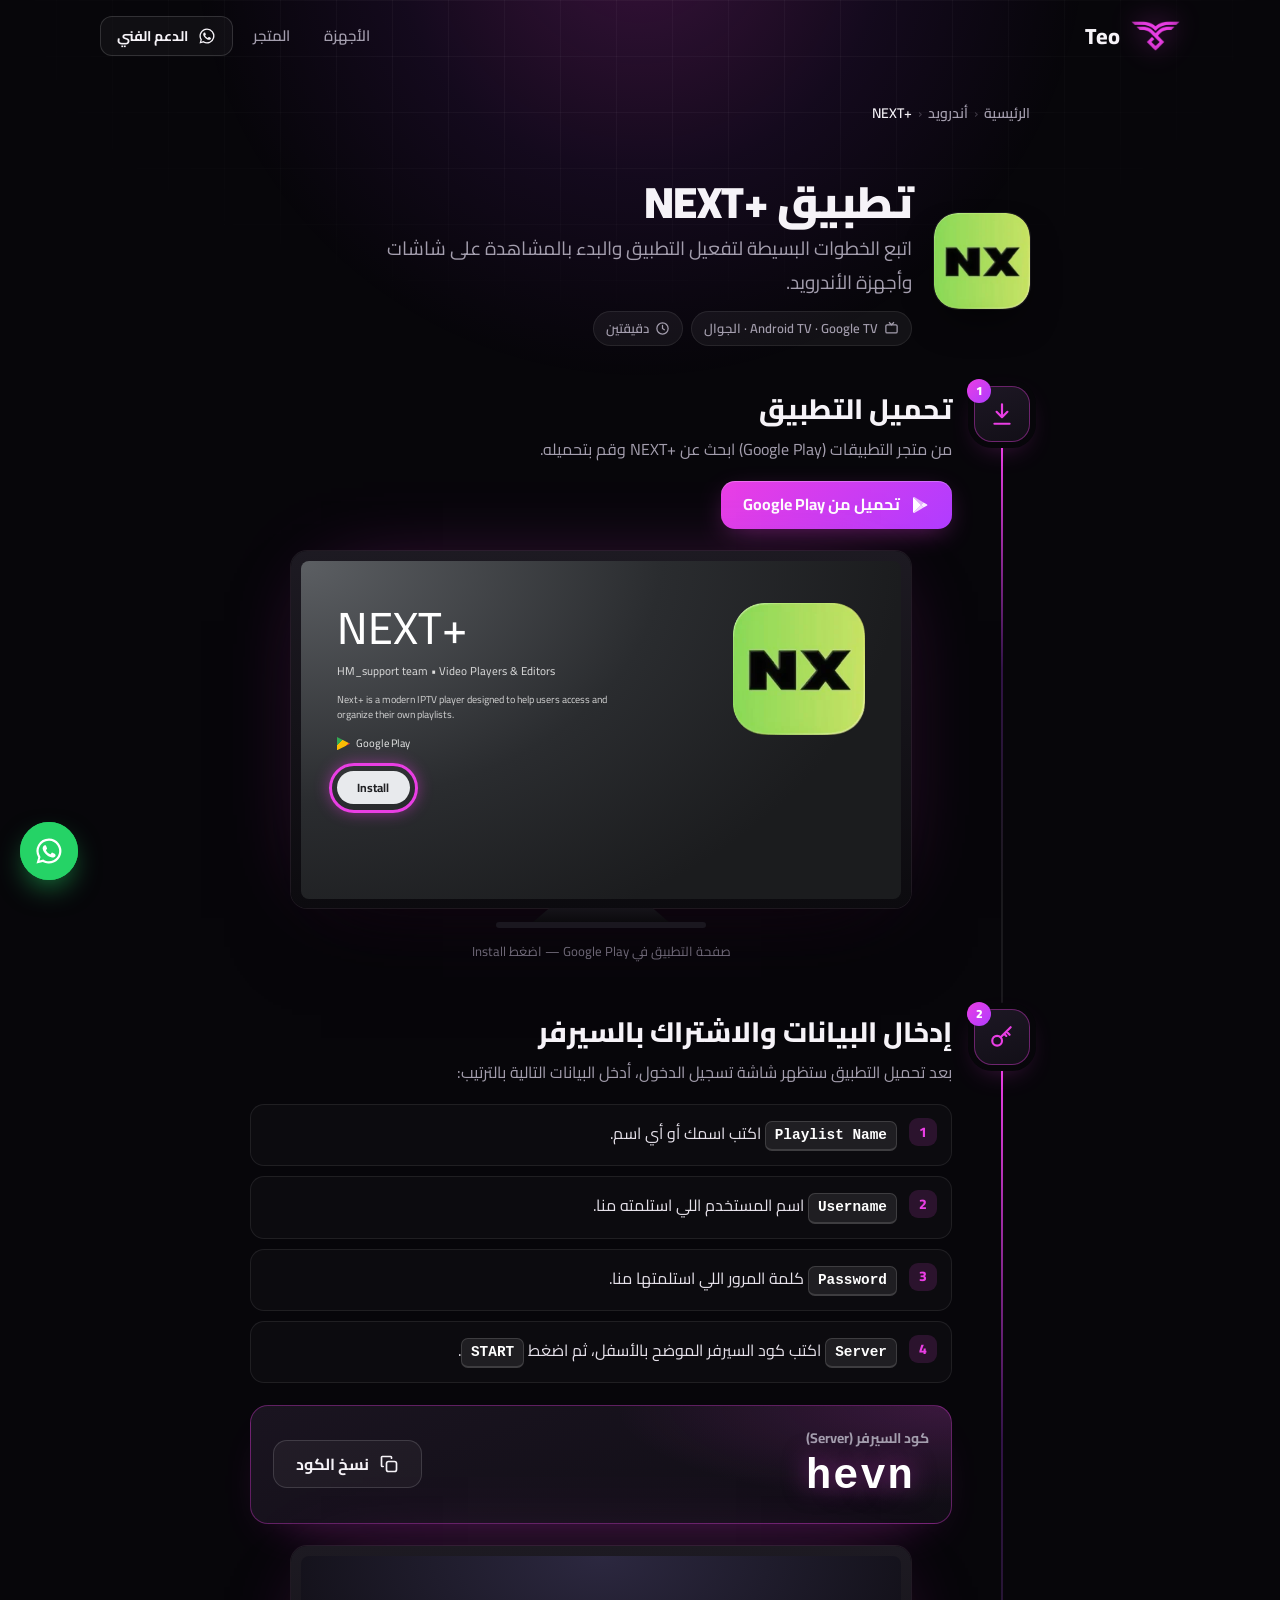
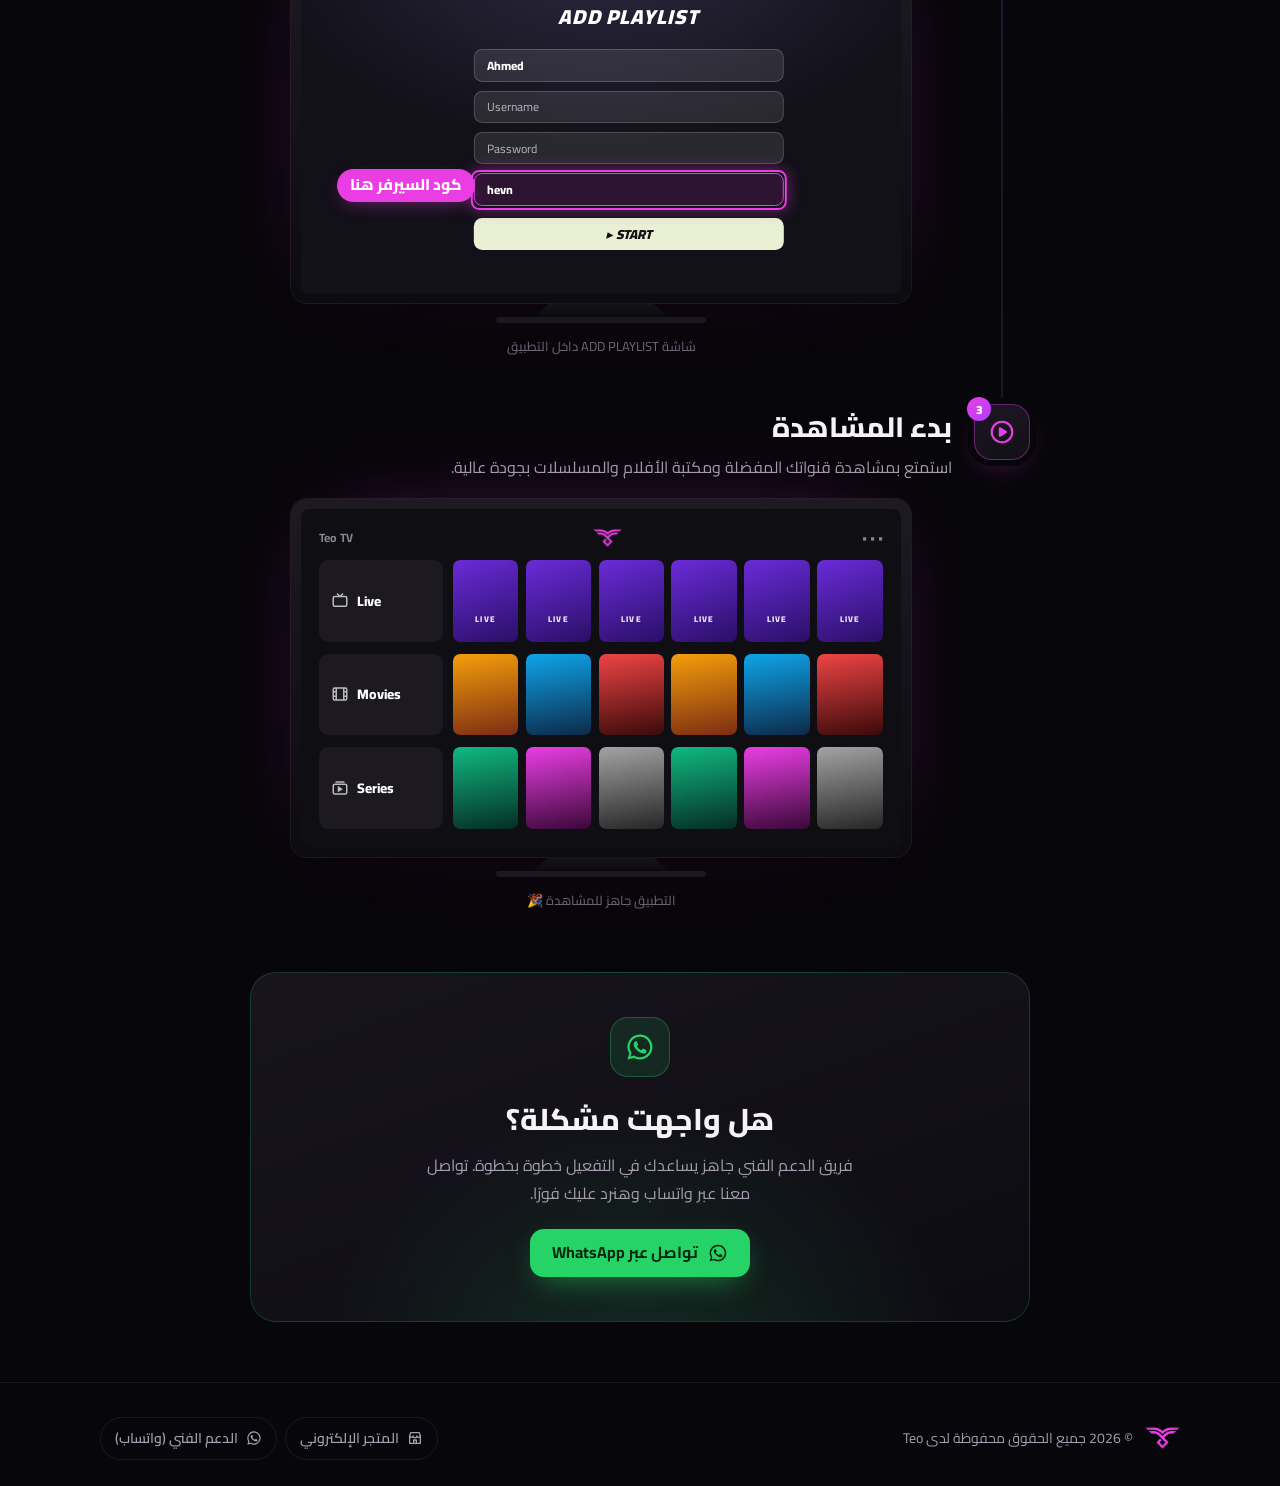
<file: guide-next-android.html>
<!DOCTYPE html>
<html lang="ar" dir="rtl">
<head>
<meta charset="utf-8">
<meta name="viewport" content="width=device-width, initial-scale=1, viewport-fit=cover">
<title>شرح تفعيل تطبيق NEXT+ للأندرويد — Teo</title>
<meta name="description" content="خطوات تحميل وتفعيل تطبيق NEXT+ على شاشات وأجهزة الأندرويد مع Teo.">
<meta name="theme-color" content="#07060a">
<meta property="og:type" content="website">
<meta property="og:title" content="شرح تفعيل تطبيق NEXT+ للأندرويد — Teo">
<meta property="og:description" content="خطوات تحميل وتفعيل تطبيق NEXT+ على شاشات وأجهزة الأندرويد مع Teo.">
<meta property="og:image" content="/assets/img/og.png">
<meta name="twitter:card" content="summary_large_image">
<link rel="icon" type="image/png" href="assets/img/favicon-48.png">
<link rel="apple-touch-icon" href="assets/img/apple-touch-icon.png">
<link rel="preload" href="assets/fonts/cairo-arabic.woff2" as="font" type="font/woff2" crossorigin>
<link rel="preload" href="assets/img/logo.webp" as="image" fetchpriority="high">
<link rel="stylesheet" href="assets/css/style.css?v=4">
</head>
<body>
<div class="bg-fx" aria-hidden="true"></div>
<header class="site-header">
  <div class="container header-inner">
    <a class="brand" href="index.html" aria-label="Teo — الرئيسية">
      <img src="assets/img/logo.webp" alt="Teo" width="48" height="30">
      <span class="brand-name">Teo</span>
    </a>
    <nav class="nav">
      <a class="nav-link" href="index.html#devices">الأجهزة</a>
      <a class="nav-link" data-link="store" href="#">المتجر</a>
      <a class="btn btn-ghost btn-sm" data-link="whatsapp" href="#"><svg viewBox="0 0 24 24" fill="currentColor"><path d="M12 2a10 10 0 00-8.6 15.1L2 22l5-1.3A10 10 0 1012 2zm0 18.2c-1.5 0-3-.4-4.3-1.2l-.3-.2-3 .8.8-2.9-.2-.3A8.2 8.2 0 1112 20.2zm4.5-6.1c-.2-.1-1.5-.7-1.7-.8-.2-.1-.4-.1-.6.1l-.8 1c-.1.2-.3.2-.5.1-.7-.3-1.4-.7-2-1.2-.5-.5-1-1.1-1.3-1.7-.1-.2 0-.4.1-.5l.4-.5.3-.4v-.5l-.8-1.9c-.2-.5-.4-.4-.6-.4h-.5a1 1 0 00-.7.3c-.6.6-.9 1.4-.9 2.2.1 1 .5 2 1.1 2.8 1.2 1.7 2.7 3 4.5 3.8.5.2 1 .4 1.4.5.6.2 1.2.1 1.7.1.6-.1 1.2-.5 1.5-1 .2-.4.2-.9.1-1.2l-.4-.3z"/></svg><span>الدعم الفني</span></a>
    </nav>
  </div>
</header>
<main>

<div class="container container-narrow">
  <div class="page-head" style="padding-bottom:0">
    <nav class="crumbs" aria-label="مسار الصفحة"><a href="index.html">الرئيسية</a><span class="sep">‹</span><a href="android.html">أندرويد</a><span class="sep">‹</span><span class="current"><bdi>NEXT+</bdi></span></nav>
  </div>
  <section class="guide-head">
    <img class="app-icon" src="assets/img/app-next.webp" alt="NEXT+" width="96" height="96">
    <div>
      <h1 class="h1">تطبيق <span class="ltr"><bdi>NEXT+</bdi></span></h1>
      <p class="lead">اتبع الخطوات البسيطة لتفعيل التطبيق والبدء بالمشاهدة على شاشات وأجهزة الأندرويد.</p>
      <div class="meta"><span class="chip"><svg viewBox="0 0 24 24" fill="none" stroke="currentColor" stroke-width="2"><rect x="3" y="6" width="18" height="13" rx="2"/><path d="M8 2l4 4 4-4"/></svg>Android TV · Google TV · الجوال</span><span class="chip"><svg viewBox="0 0 24 24" fill="none" stroke="currentColor" stroke-width="2" stroke-linecap="round" stroke-linejoin="round"><circle cx="12" cy="12" r="9"/><path d="M12 7v5l3 2"/></svg>دقيقتين</span></div>
    </div>
  </section>
  <div class="steps">

    <article class="step reveal">
      <div class="step-num"><svg viewBox="0 0 24 24" fill="none" stroke="currentColor" stroke-width="2" stroke-linecap="round" stroke-linejoin="round"><path d="M12 3v12M7 10l5 5 5-5"/><path d="M5 21h14"/></svg><b>1</b></div>
      <div class="step-body">
        <h2 class="step-title">تحميل التطبيق</h2>
        <p class="step-desc">من متجر التطبيقات (Google Play) ابحث عن <bdi>NEXT+</bdi> وقم بتحميله.</p>
        <div class="step-actions"><a class="btn btn-primary" data-link="nextGooglePlay" href="#"><svg viewBox="0 0 24 24" fill="currentColor"><path d="M4 2.6c-.3.3-.4.7-.4 1.2v16.4c0 .5.1.9.4 1.2l9.2-9.4z"/><path d="M16.3 15.1l-3.1-3.1L4 21.4c.4.4 1 .4 1.7 0z" opacity=".8"/><path d="M16.3 8.9L5.7 2.6C5 2.2 4.4 2.2 4 2.6l9.2 9.4z" opacity=".6"/><path d="M20.1 11l-3.8-2.1-3.1 3.1 3.1 3.1 3.8-2.1c1.1-.6 1.1-1.4 0-2z" opacity=".9"/></svg><span>تحميل من Google Play</span></a></div>
        <figure style="margin:0"><div class="mock-wrap"><div class="mock tv"><div class="bezel"><div class="screen"><div class="m-play">
      <div><div class="name"><bdi>NEXT+</bdi></div><div class="by">HM_support team • Video Players &amp; Editors</div>
      <div class="desc">Next+ is a modern IPTV player designed to help users access and organize their own playlists.</div>
      <div class="gp"><i></i>Google Play</div><span class="install hot">Install</span></div>
      <img class="ic" loading="lazy" src="assets/img/app-next.webp" alt="">
    </div></div></div><div class="stand"></div><div class="base"></div></div></div><p class="shot-caption">صفحة التطبيق في Google Play — اضغط Install</p></figure>
      </div>
    </article>
    <article class="step reveal">
      <div class="step-num"><svg viewBox="0 0 24 24" fill="none" stroke="currentColor" stroke-width="2" stroke-linecap="round" stroke-linejoin="round"><circle cx="7.5" cy="15.5" r="4.5"/><path d="M10.7 12.3L20 3M16 7l3 3M14 9l2 2"/></svg><b>2</b></div>
      <div class="step-body">
        <h2 class="step-title">إدخال البيانات والاشتراك بالسيرفر</h2>
        <p class="step-desc">بعد تحميل التطبيق ستظهر شاشة تسجيل الدخول، أدخل البيانات التالية بالترتيب:</p>
        <ol class="instr">
          <li><span class="kbd">Playlist Name</span> اكتب اسمك أو أي اسم.</li>
          <li><span class="kbd">Username</span> اسم المستخدم اللي استلمته منا.</li>
          <li><span class="kbd">Password</span> كلمة المرور اللي استلمتها منا.</li>
          <li><span class="kbd">Server</span> اكتب كود السيرفر الموضح بالأسفل، ثم اضغط <span class="kbd">START</span>.</li>
        </ol>
        <div class="code-box">
          <div><div class="label">كود السيرفر (Server)</div><div class="code" data-cfg="serverCode">hevn</div></div>
          <button class="btn btn-ghost copy-btn" type="button" data-copy="serverCode"><svg viewBox="0 0 24 24" fill="none" stroke="currentColor" stroke-width="2" stroke-linecap="round" stroke-linejoin="round"><rect x="9" y="9" width="12" height="12" rx="2.5"/><path d="M5 15H4a1 1 0 01-1-1V4a1 1 0 011-1h10a1 1 0 011 1v1"/></svg><span class="copy-label">نسخ الكود</span></button>
        </div>
        <figure style="margin:0"><div class="mock-wrap"><div class="mock tv"><div class="bezel"><div class="screen"><div class="m-tvform"><div class="panel">
      <div class="m-h">ADD PLAYLIST</div>
      <div class="m-input filled">Ahmed</div>
      <div class="m-input">Username</div>
      <div class="m-input">Password</div>
      <div class="m-input filled hot"><span data-cfg="serverCode">hevn</span></div>
      <div class="start">▸ START</div>
    </div>
    <span class="tag" style="top:63%;right:71%">كود السيرفر هنا</span>
  </div></div></div><div class="stand"></div><div class="base"></div></div></div><p class="shot-caption">شاشة ADD PLAYLIST داخل التطبيق</p></figure>
      </div>
    </article>
    <article class="step reveal">
      <div class="step-num"><svg viewBox="0 0 24 24" fill="none" stroke="currentColor" stroke-width="2" stroke-linecap="round" stroke-linejoin="round"><circle cx="12" cy="12" r="9.5"/><path d="M10 8.5l5.5 3.5-5.5 3.5z" fill="currentColor"/></svg><b>3</b></div>
      <div class="step-body">
        <h2 class="step-title">بدء المشاهدة</h2>
        <p class="step-desc">استمتع بمشاهدة قنواتك المفضلة ومكتبة الأفلام والمسلسلات بجودة عالية.</p>
        <figure style="margin:0"><div class="mock-wrap"><div class="mock tv"><div class="bezel"><div class="screen"><div class="m-watch">
    <div class="bar"><span>Teo TV</span><img src="assets/img/logo.webp" alt=""><span>• • •</span></div>
    <div class="row"><div class="lbl"><svg viewBox="0 0 24 24" fill="none" stroke="currentColor" stroke-width="2"><rect x="3" y="6" width="18" height="13" rx="2"/><path d="M8 2l4 4 4-4"/></svg>Live</div><div class="posters live"><span></span><span></span><span></span><span></span><span></span><span></span></div></div>
    <div class="row"><div class="lbl"><svg viewBox="0 0 24 24" fill="none" stroke="currentColor" stroke-width="2"><rect x="3" y="4" width="18" height="16" rx="2"/><path d="M7 4v16M17 4v16M3 9h4M3 15h4M17 9h4M17 15h4"/></svg>Movies</div><div class="posters mov"><span></span><span></span><span></span><span></span><span></span><span></span></div></div>
    <div class="row"><div class="lbl"><svg viewBox="0 0 24 24" fill="none" stroke="currentColor" stroke-width="2"><rect x="3" y="7" width="18" height="13" rx="2"/><path d="M6 4h12"/><path d="M10 11l4 2.5-4 2.5z" fill="currentColor"/></svg>Series</div><div class="posters ser"><span></span><span></span><span></span><span></span><span></span><span></span></div></div>
  </div></div></div><div class="stand"></div><div class="base"></div></div></div><p class="shot-caption">التطبيق جاهز للمشاهدة 🎉</p></figure>
      </div>
    </article>
  </div>
  <section class="support reveal">
  <div class="ic"><svg viewBox="0 0 24 24" fill="currentColor"><path d="M12 2a10 10 0 00-8.6 15.1L2 22l5-1.3A10 10 0 1012 2zm0 18.2c-1.5 0-3-.4-4.3-1.2l-.3-.2-3 .8.8-2.9-.2-.3A8.2 8.2 0 1112 20.2zm4.5-6.1c-.2-.1-1.5-.7-1.7-.8-.2-.1-.4-.1-.6.1l-.8 1c-.1.2-.3.2-.5.1-.7-.3-1.4-.7-2-1.2-.5-.5-1-1.1-1.3-1.7-.1-.2 0-.4.1-.5l.4-.5.3-.4v-.5l-.8-1.9c-.2-.5-.4-.4-.6-.4h-.5a1 1 0 00-.7.3c-.6.6-.9 1.4-.9 2.2.1 1 .5 2 1.1 2.8 1.2 1.7 2.7 3 4.5 3.8.5.2 1 .4 1.4.5.6.2 1.2.1 1.7.1.6-.1 1.2-.5 1.5-1 .2-.4.2-.9.1-1.2l-.4-.3z"/></svg></div>
  <h2>هل واجهت مشكلة؟</h2>
  <p>فريق الدعم الفني جاهز يساعدك في التفعيل خطوة بخطوة. تواصل معنا عبر واتساب وهنرد عليك فورًا.</p>
  <a class="btn btn-wa" data-link="whatsapp" href="#"><svg viewBox="0 0 24 24" fill="currentColor"><path d="M12 2a10 10 0 00-8.6 15.1L2 22l5-1.3A10 10 0 1012 2zm0 18.2c-1.5 0-3-.4-4.3-1.2l-.3-.2-3 .8.8-2.9-.2-.3A8.2 8.2 0 1112 20.2zm4.5-6.1c-.2-.1-1.5-.7-1.7-.8-.2-.1-.4-.1-.6.1l-.8 1c-.1.2-.3.2-.5.1-.7-.3-1.4-.7-2-1.2-.5-.5-1-1.1-1.3-1.7-.1-.2 0-.4.1-.5l.4-.5.3-.4v-.5l-.8-1.9c-.2-.5-.4-.4-.6-.4h-.5a1 1 0 00-.7.3c-.6.6-.9 1.4-.9 2.2.1 1 .5 2 1.1 2.8 1.2 1.7 2.7 3 4.5 3.8.5.2 1 .4 1.4.5.6.2 1.2.1 1.7.1.6-.1 1.2-.5 1.5-1 .2-.4.2-.9.1-1.2l-.4-.3z"/></svg><span>تواصل عبر WhatsApp</span></a>
</section>

</div>
</main>
<footer class="site-footer">
  <div class="container footer-inner">
    <div class="footer-brand">
      <img src="assets/img/logo.webp" alt="" width="35" height="22">
      <span>© <span data-year></span> جميع الحقوق محفوظة لدى <span data-cfg="brand">Teo</span></span>
    </div>
    <div class="footer-links">
      <a data-link="store" href="#"><svg viewBox="0 0 24 24" fill="none" stroke="currentColor" stroke-width="2" stroke-linecap="round" stroke-linejoin="round"><path d="M4 9l1.5-5h13L20 9"/><path d="M4 9v11h16V9"/><path d="M4 9a2.7 2.7 0 005.3 0 2.7 2.7 0 005.4 0 2.7 2.7 0 005.3 0"/><path d="M10 20v-5h4v5"/></svg>المتجر الإلكتروني</a>
      <a data-link="whatsapp" href="#"><svg viewBox="0 0 24 24" fill="currentColor"><path d="M12 2a10 10 0 00-8.6 15.1L2 22l5-1.3A10 10 0 1012 2zm0 18.2c-1.5 0-3-.4-4.3-1.2l-.3-.2-3 .8.8-2.9-.2-.3A8.2 8.2 0 1112 20.2zm4.5-6.1c-.2-.1-1.5-.7-1.7-.8-.2-.1-.4-.1-.6.1l-.8 1c-.1.2-.3.2-.5.1-.7-.3-1.4-.7-2-1.2-.5-.5-1-1.1-1.3-1.7-.1-.2 0-.4.1-.5l.4-.5.3-.4v-.5l-.8-1.9c-.2-.5-.4-.4-.6-.4h-.5a1 1 0 00-.7.3c-.6.6-.9 1.4-.9 2.2.1 1 .5 2 1.1 2.8 1.2 1.7 2.7 3 4.5 3.8.5.2 1 .4 1.4.5.6.2 1.2.1 1.7.1.6-.1 1.2-.5 1.5-1 .2-.4.2-.9.1-1.2l-.4-.3z"/></svg>الدعم الفني (واتساب)</a>
    </div>
  </div>
</footer>
<a class="wa-float" data-link="whatsapp" href="#" aria-label="تواصل معنا عبر واتساب"><svg viewBox="0 0 24 24" fill="currentColor"><path d="M12 2a10 10 0 00-8.6 15.1L2 22l5-1.3A10 10 0 1012 2zm0 18.2c-1.5 0-3-.4-4.3-1.2l-.3-.2-3 .8.8-2.9-.2-.3A8.2 8.2 0 1112 20.2zm4.5-6.1c-.2-.1-1.5-.7-1.7-.8-.2-.1-.4-.1-.6.1l-.8 1c-.1.2-.3.2-.5.1-.7-.3-1.4-.7-2-1.2-.5-.5-1-1.1-1.3-1.7-.1-.2 0-.4.1-.5l.4-.5.3-.4v-.5l-.8-1.9c-.2-.5-.4-.4-.6-.4h-.5a1 1 0 00-.7.3c-.6.6-.9 1.4-.9 2.2.1 1 .5 2 1.1 2.8 1.2 1.7 2.7 3 4.5 3.8.5.2 1 .4 1.4.5.6.2 1.2.1 1.7.1.6-.1 1.2-.5 1.5-1 .2-.4.2-.9.1-1.2l-.4-.3z"/></svg></a>
<script src="assets/js/config.js?v=4" defer></script>
<script src="assets/js/main.js?v=4" defer></script>
</body>
</html>
</file>
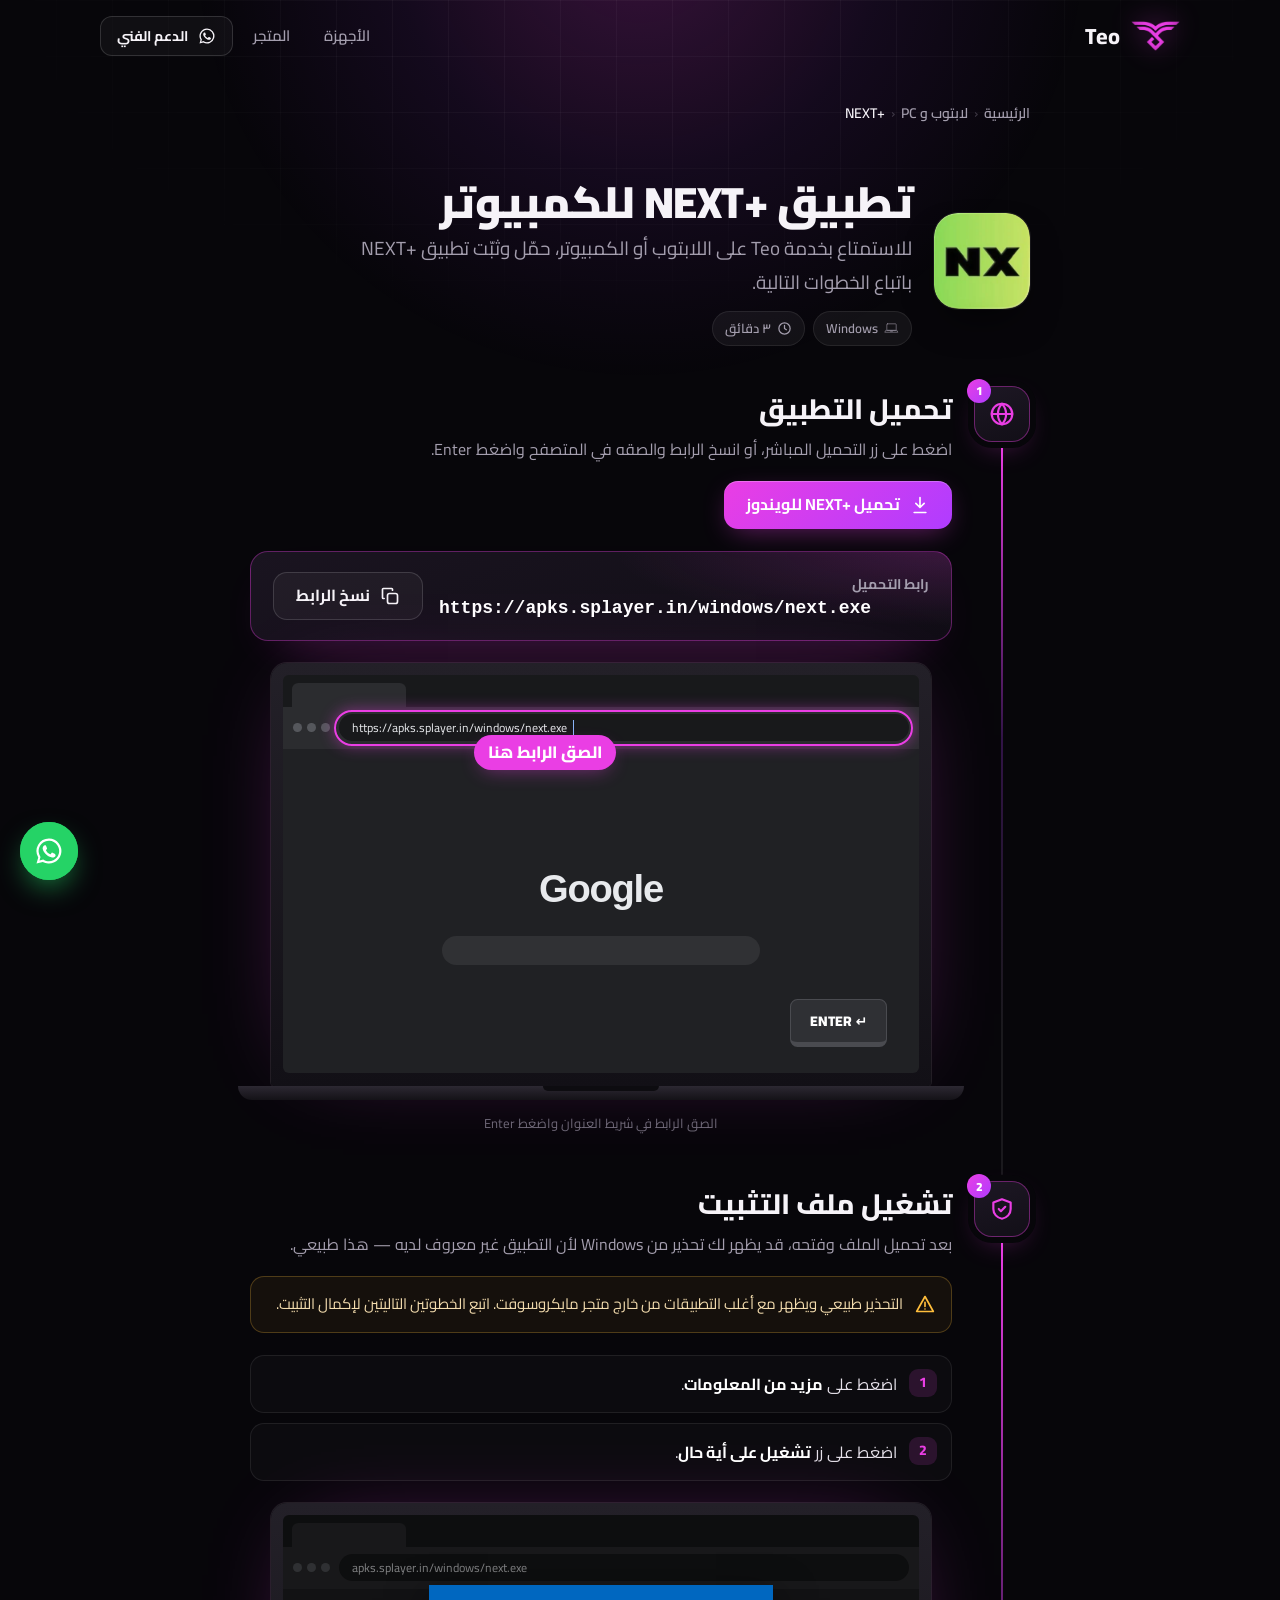
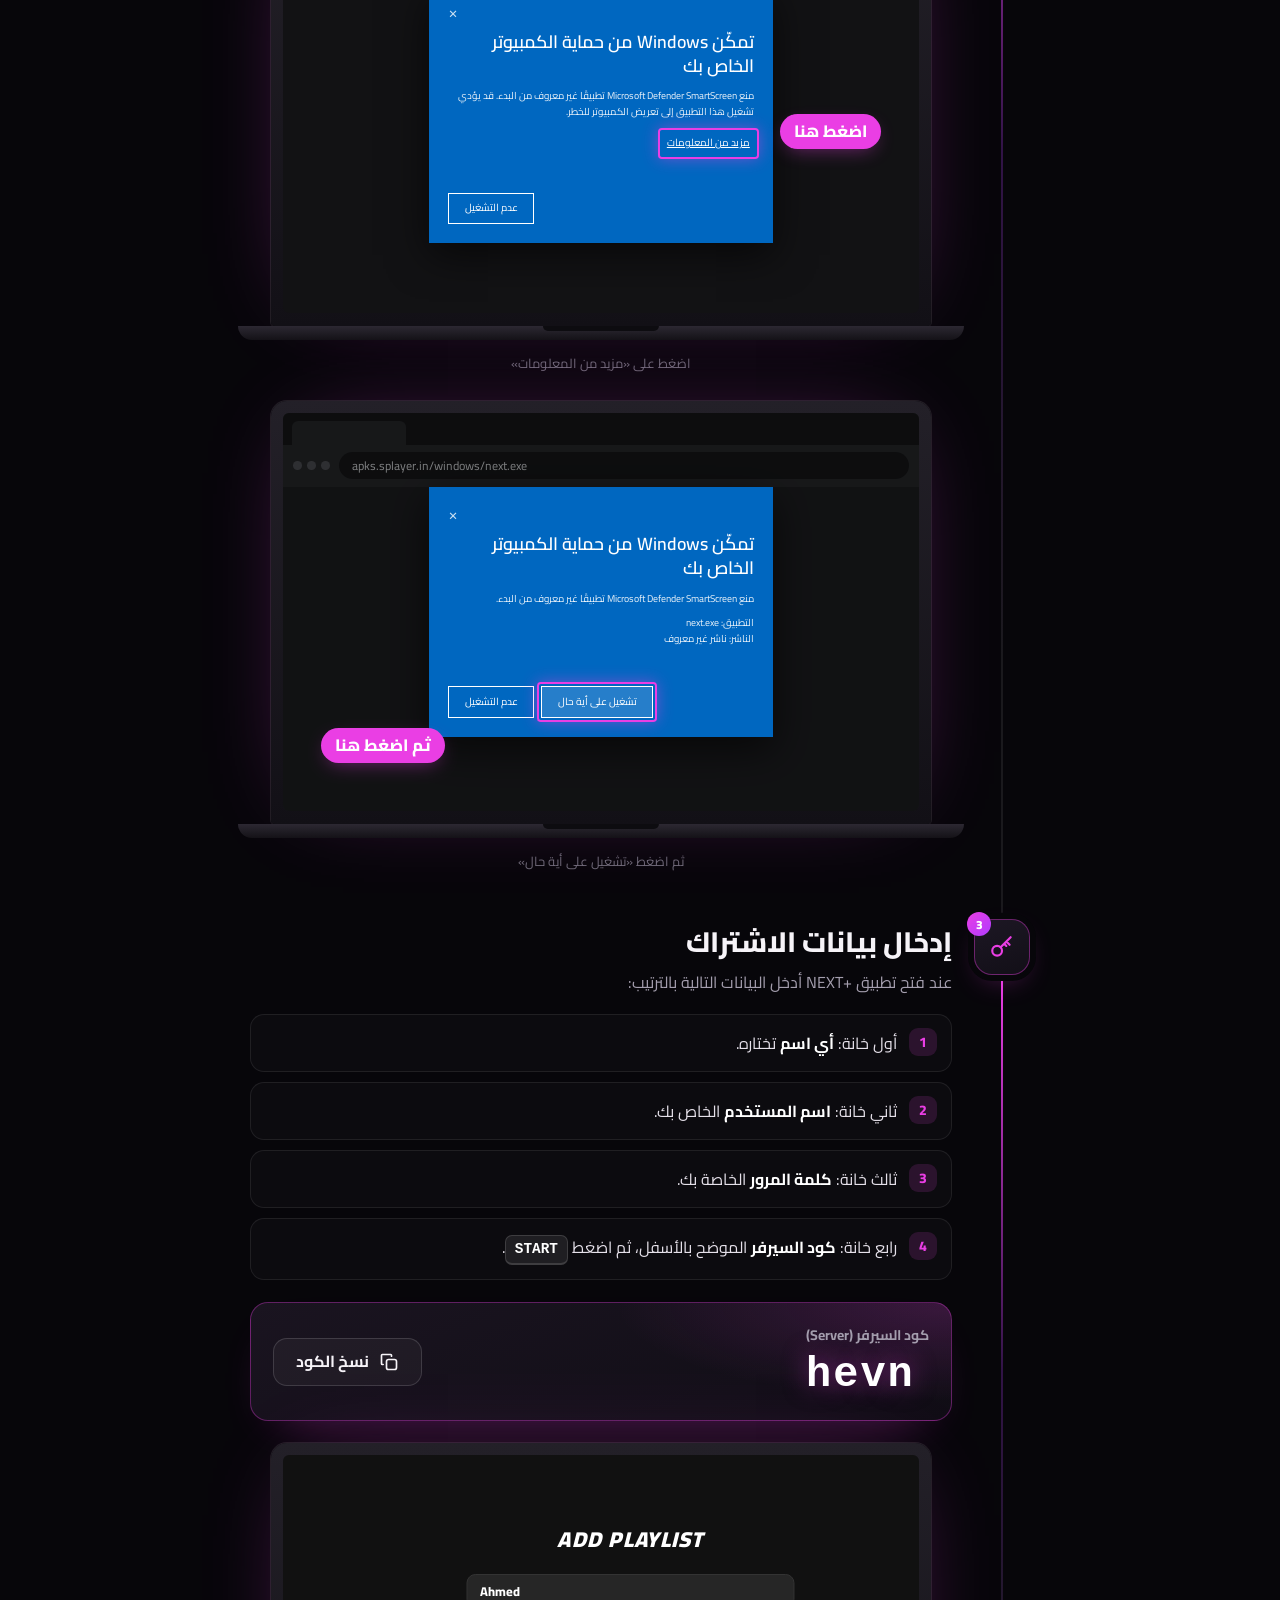
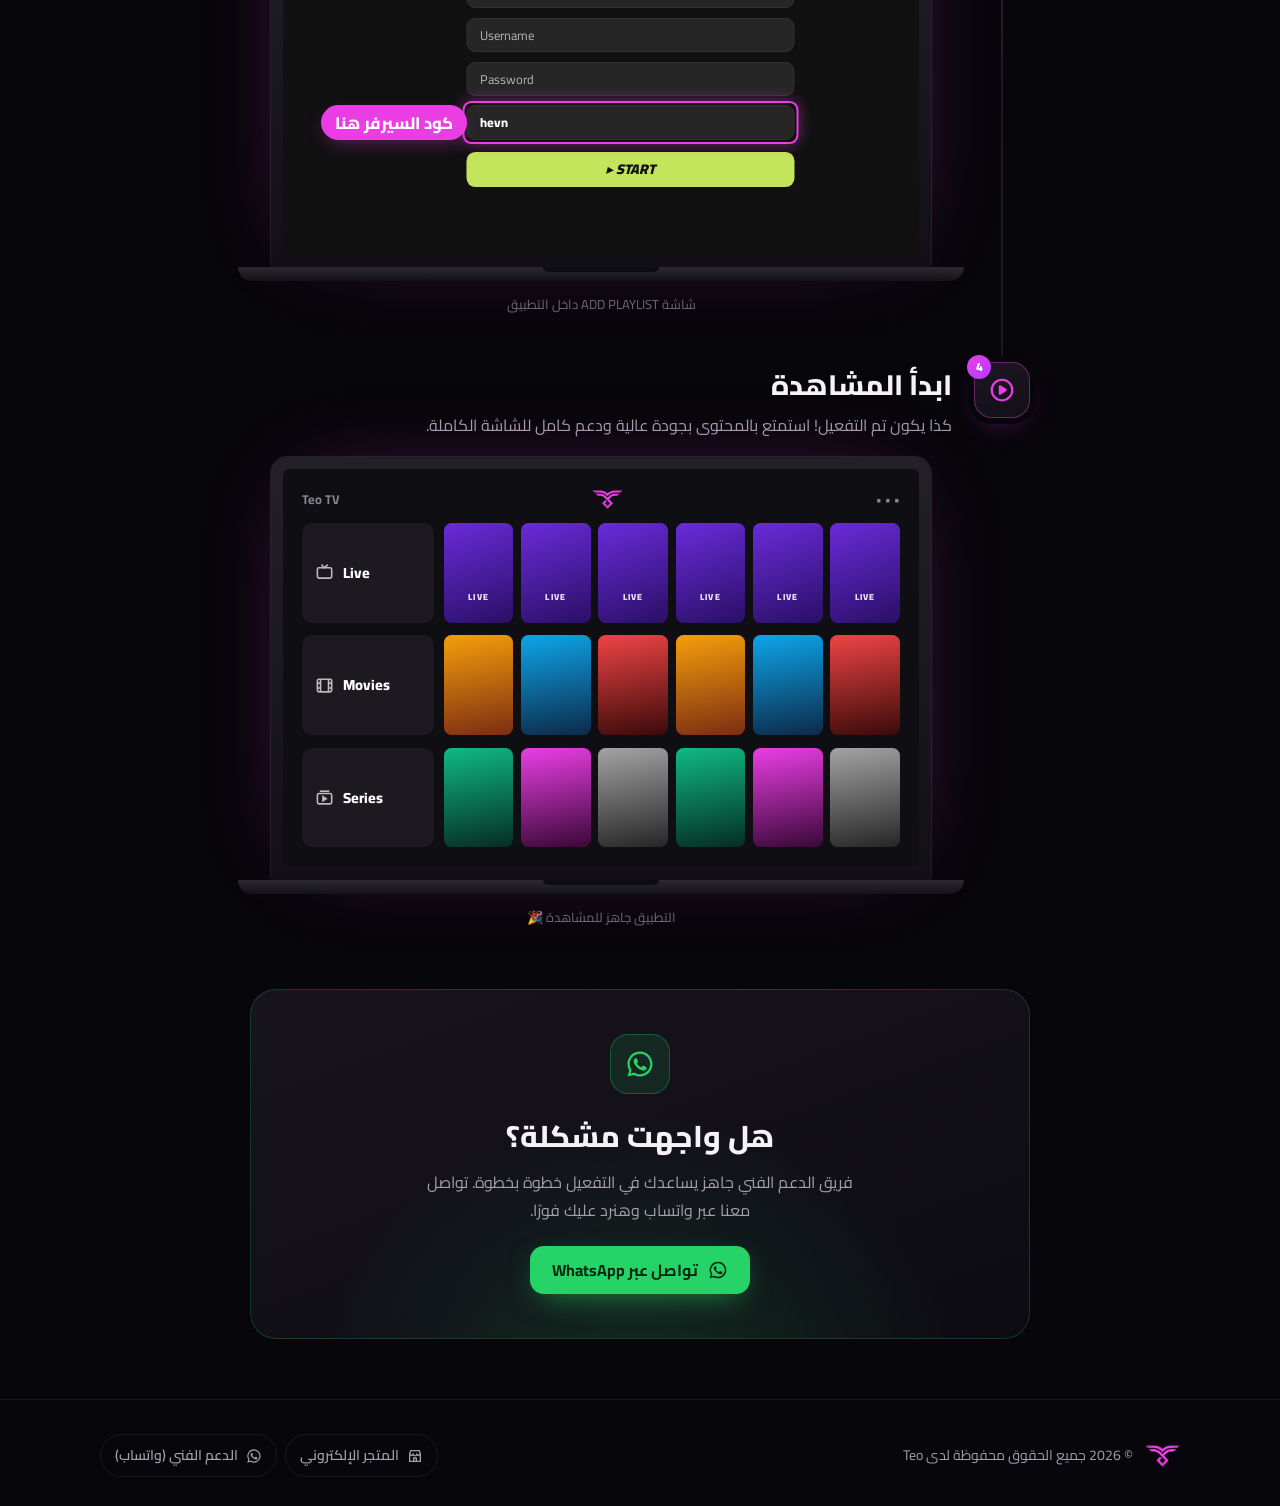
<file: guide-next-pc.html>
<!DOCTYPE html>
<html lang="ar" dir="rtl">
<head>
<meta charset="utf-8">
<meta name="viewport" content="width=device-width, initial-scale=1, viewport-fit=cover">
<title>شرح تثبيت NEXT+ على الكمبيوتر — Teo</title>
<meta name="description" content="خطوات تحميل وتثبيت وتفعيل تطبيق NEXT+ على اللابتوب والكمبيوتر مع Teo.">
<meta name="theme-color" content="#07060a">
<meta property="og:type" content="website">
<meta property="og:title" content="شرح تثبيت NEXT+ على الكمبيوتر — Teo">
<meta property="og:description" content="خطوات تحميل وتثبيت وتفعيل تطبيق NEXT+ على اللابتوب والكمبيوتر مع Teo.">
<meta property="og:image" content="/assets/img/og.png">
<meta name="twitter:card" content="summary_large_image">
<link rel="icon" type="image/png" href="assets/img/favicon-48.png">
<link rel="apple-touch-icon" href="assets/img/apple-touch-icon.png">
<link rel="preload" href="assets/fonts/cairo-arabic.woff2" as="font" type="font/woff2" crossorigin>
<link rel="preload" href="assets/img/logo.webp" as="image" fetchpriority="high">
<link rel="stylesheet" href="assets/css/style.css?v=4">
</head>
<body>
<div class="bg-fx" aria-hidden="true"></div>
<header class="site-header">
  <div class="container header-inner">
    <a class="brand" href="index.html" aria-label="Teo — الرئيسية">
      <img src="assets/img/logo.webp" alt="Teo" width="48" height="30">
      <span class="brand-name">Teo</span>
    </a>
    <nav class="nav">
      <a class="nav-link" href="index.html#devices">الأجهزة</a>
      <a class="nav-link" data-link="store" href="#">المتجر</a>
      <a class="btn btn-ghost btn-sm" data-link="whatsapp" href="#"><svg viewBox="0 0 24 24" fill="currentColor"><path d="M12 2a10 10 0 00-8.6 15.1L2 22l5-1.3A10 10 0 1012 2zm0 18.2c-1.5 0-3-.4-4.3-1.2l-.3-.2-3 .8.8-2.9-.2-.3A8.2 8.2 0 1112 20.2zm4.5-6.1c-.2-.1-1.5-.7-1.7-.8-.2-.1-.4-.1-.6.1l-.8 1c-.1.2-.3.2-.5.1-.7-.3-1.4-.7-2-1.2-.5-.5-1-1.1-1.3-1.7-.1-.2 0-.4.1-.5l.4-.5.3-.4v-.5l-.8-1.9c-.2-.5-.4-.4-.6-.4h-.5a1 1 0 00-.7.3c-.6.6-.9 1.4-.9 2.2.1 1 .5 2 1.1 2.8 1.2 1.7 2.7 3 4.5 3.8.5.2 1 .4 1.4.5.6.2 1.2.1 1.7.1.6-.1 1.2-.5 1.5-1 .2-.4.2-.9.1-1.2l-.4-.3z"/></svg><span>الدعم الفني</span></a>
    </nav>
  </div>
</header>
<main>

<div class="container container-narrow">
  <div class="page-head" style="padding-bottom:0">
    <nav class="crumbs" aria-label="مسار الصفحة"><a href="index.html">الرئيسية</a><span class="sep">‹</span><a href="pc.html">لابتوب و PC</a><span class="sep">‹</span><span class="current"><bdi>NEXT+</bdi></span></nav>
  </div>
  <section class="guide-head">
    <img class="app-icon" src="assets/img/app-next.webp" alt="NEXT+" width="96" height="96">
    <div>
      <h1 class="h1">تطبيق <span class="ltr"><bdi>NEXT+</bdi></span> للكمبيوتر</h1>
      <p class="lead">للاستمتاع بخدمة Teo على اللابتوب أو الكمبيوتر، حمّل وثبّت تطبيق <bdi>NEXT+</bdi> باتباع الخطوات التالية.</p>
      <div class="meta"><span class="chip"><svg viewBox="0 0 64 64" fill="none" stroke="currentColor" stroke-width="2.4" stroke-linecap="round" stroke-linejoin="round"><rect x="12" y="12" width="40" height="28" rx="3"/><path d="M5 48h54l-4-8H9z"/><path d="M28 44h8"/></svg>Windows</span><span class="chip"><svg viewBox="0 0 24 24" fill="none" stroke="currentColor" stroke-width="2" stroke-linecap="round" stroke-linejoin="round"><circle cx="12" cy="12" r="9"/><path d="M12 7v5l3 2"/></svg>٣ دقائق</span></div>
    </div>
  </section>
  <div class="steps">

    <article class="step reveal">
      <div class="step-num"><svg viewBox="0 0 24 24" fill="none" stroke="currentColor" stroke-width="2" stroke-linecap="round" stroke-linejoin="round"><circle cx="12" cy="12" r="9.5"/><path d="M2.5 12h19M12 2.5c2.6 2.8 3.8 6 3.8 9.5s-1.2 6.7-3.8 9.5c-2.6-2.8-3.8-6-3.8-9.5s1.2-6.7 3.8-9.5z"/></svg><b>1</b></div>
      <div class="step-body">
        <h2 class="step-title">تحميل التطبيق</h2>
        <p class="step-desc">اضغط على زر التحميل المباشر، أو انسخ الرابط والصقه في المتصفح واضغط Enter.</p>
        <div class="step-actions"><a class="btn btn-primary" data-link="nextWindows" href="#"><svg viewBox="0 0 24 24" fill="none" stroke="currentColor" stroke-width="2" stroke-linecap="round" stroke-linejoin="round"><path d="M12 3v12M7 10l5 5 5-5"/><path d="M5 21h14"/></svg><span>تحميل <bdi>NEXT+</bdi> للويندوز</span></a></div>
        <div class="code-box url-box">
          <div class="code-main"><div class="label">رابط التحميل</div><div class="code" data-cfg="nextWindows">https://apks.splayer.in/windows/next.exe</div></div>
          <button class="btn btn-ghost copy-btn" type="button" data-copy="nextWindows"><svg viewBox="0 0 24 24" fill="none" stroke="currentColor" stroke-width="2" stroke-linecap="round" stroke-linejoin="round"><rect x="9" y="9" width="12" height="12" rx="2.5"/><path d="M5 15H4a1 1 0 01-1-1V4a1 1 0 011-1h10a1 1 0 011 1v1"/></svg><span class="copy-label">نسخ الرابط</span></button>
        </div>
        <figure style="margin:0"><div class="mock-wrap"><div class="mock laptop"><div class="lid"><div class="screen"><div class="m-browser">
      <div class="tabs"><span></span></div>
      <div class="addr"><div class="dots"><i></i><i></i><i></i></div><div class="url hot"><span data-cfg="nextWindows">https://apks.splayer.in/windows/next.exe</span><span class="caret"></span></div></div>
      <div class="page"><div><div class="glogo">Google</div><div class="gsearch"></div></div></div><span class="m-key">ENTER ↵</span><span class="tag" style="top:15%;left:30%">الصق الرابط هنا</span>
    </div></div></div><div class="deck"></div></div></div><p class="shot-caption">الصق الرابط في شريط العنوان واضغط Enter</p></figure>
      </div>
    </article>
    <article class="step reveal">
      <div class="step-num"><svg viewBox="0 0 24 24" fill="none" stroke="currentColor" stroke-width="2" stroke-linecap="round" stroke-linejoin="round"><path d="M12 3l8 3v6c0 4.5-3.4 8.2-8 9-4.6-.8-8-4.5-8-9V6z"/><path d="M9 12l2 2 4-4"/></svg><b>2</b></div>
      <div class="step-body">
        <h2 class="step-title">تشغيل ملف التثبيت</h2>
        <p class="step-desc">بعد تحميل الملف وفتحه، قد يظهر لك تحذير من Windows لأن التطبيق غير معروف لديه — هذا طبيعي.</p>
        <div class="note"><svg viewBox="0 0 24 24" fill="none" stroke="currentColor" stroke-width="2" stroke-linecap="round" stroke-linejoin="round"><path d="M12 3l10 18H2z"/><path d="M12 10v5M12 18h.01"/></svg><span>التحذير طبيعي ويظهر مع أغلب التطبيقات من خارج متجر مايكروسوفت. اتبع الخطوتين التاليتين لإكمال التثبيت.</span></div>
        <ol class="instr">
          <li>اضغط على <strong>مزيد من المعلومات</strong>.</li>
          <li>اضغط على زر <strong>تشغيل على أية حال</strong>.</li>
        </ol>
        <div class="shots"><figure style="margin:0"><div class="mock-wrap"><div class="mock laptop"><div class="lid"><div class="screen"><div class="m-browser">
      <div class="tabs"><span></span></div>
      <div class="addr"><div class="dots"><i></i><i></i><i></i></div><div class="url">apks.splayer.in/windows/next.exe</div></div>
      <div class="page"><div><div class="glogo">Google</div><div class="gsearch"></div></div></div><div class="m-smart"><div class="dlg" dir="rtl"><div class="x">✕</div><div class="m-h5">تمكّن Windows من حماية الكمبيوتر الخاص بك</div><p>منع Microsoft Defender SmartScreen تطبيقًا غير معروف من البدء. قد يؤدي تشغيل هذا التطبيق إلى تعريض الكمبيوتر للخطر.</p><span class="more hot">مزيد من المعلومات</span><div class="btns"><span>عدم التشغيل</span></div></div><span class="tag" style="top:50%;right:6%">اضغط هنا</span></div>
    </div></div></div><div class="deck"></div></div></div><p class="shot-caption">اضغط على «مزيد من المعلومات»</p></figure><figure style="margin:0"><div class="mock-wrap"><div class="mock laptop"><div class="lid"><div class="screen"><div class="m-browser">
      <div class="tabs"><span></span></div>
      <div class="addr"><div class="dots"><i></i><i></i><i></i></div><div class="url">apks.splayer.in/windows/next.exe</div></div>
      <div class="page"><div><div class="glogo">Google</div><div class="gsearch"></div></div></div><div class="m-smart"><div class="dlg" dir="rtl"><div class="x">✕</div><div class="m-h5">تمكّن Windows من حماية الكمبيوتر الخاص بك</div><p>منع Microsoft Defender SmartScreen تطبيقًا غير معروف من البدء.</p><div class="info">التطبيق: next.exe<br>الناشر: ناشر غير معروف</div><div class="btns"><span class="p hot">تشغيل على أية حال</span><span>عدم التشغيل</span></div></div><span class="tag" style="bottom:12%;left:6%">ثم اضغط هنا</span></div>
    </div></div></div><div class="deck"></div></div></div><p class="shot-caption">ثم اضغط «تشغيل على أية حال»</p></figure></div>
      </div>
    </article>
    <article class="step reveal">
      <div class="step-num"><svg viewBox="0 0 24 24" fill="none" stroke="currentColor" stroke-width="2" stroke-linecap="round" stroke-linejoin="round"><circle cx="7.5" cy="15.5" r="4.5"/><path d="M10.7 12.3L20 3M16 7l3 3M14 9l2 2"/></svg><b>3</b></div>
      <div class="step-body">
        <h2 class="step-title">إدخال بيانات الاشتراك</h2>
        <p class="step-desc">عند فتح تطبيق <bdi>NEXT+</bdi> أدخل البيانات التالية بالترتيب:</p>
        <ol class="instr">
          <li>أول خانة: <strong>أي اسم</strong> تختاره.</li>
          <li>ثاني خانة: <strong>اسم المستخدم</strong> الخاص بك.</li>
          <li>ثالث خانة: <strong>كلمة المرور</strong> الخاصة بك.</li>
          <li>رابع خانة: <strong>كود السيرفر</strong> الموضح بالأسفل، ثم اضغط <span class="kbd">START</span>.</li>
        </ol>
        <div class="code-box">
          <div><div class="label">كود السيرفر (Server)</div><div class="code" data-cfg="serverCode">hevn</div></div>
          <button class="btn btn-ghost copy-btn" type="button" data-copy="serverCode"><svg viewBox="0 0 24 24" fill="none" stroke="currentColor" stroke-width="2" stroke-linecap="round" stroke-linejoin="round"><rect x="9" y="9" width="12" height="12" rx="2.5"/><path d="M5 15H4a1 1 0 01-1-1V4a1 1 0 011-1h10a1 1 0 011 1v1"/></svg><span class="copy-label">نسخ الكود</span></button>
        </div>
        <figure style="margin:0"><div class="mock-wrap"><div class="mock laptop"><div class="lid"><div class="screen"><div class="m-tvform dark"><div class="panel">
      <div class="m-h">ADD PLAYLIST</div>
      <div class="m-input filled">Ahmed</div>
      <div class="m-input">Username</div>
      <div class="m-input">Password</div>
      <div class="m-input filled hot"><span data-cfg="serverCode">hevn</span></div>
      <div class="start green">▸ START</div>
    </div>
    <span class="tag" style="top:63%;right:71%">كود السيرفر هنا</span>
  </div></div></div><div class="deck"></div></div></div><p class="shot-caption">شاشة ADD PLAYLIST داخل التطبيق</p></figure>
      </div>
    </article>
    <article class="step reveal">
      <div class="step-num"><svg viewBox="0 0 24 24" fill="none" stroke="currentColor" stroke-width="2" stroke-linecap="round" stroke-linejoin="round"><circle cx="12" cy="12" r="9.5"/><path d="M10 8.5l5.5 3.5-5.5 3.5z" fill="currentColor"/></svg><b>4</b></div>
      <div class="step-body">
        <h2 class="step-title">ابدأ المشاهدة</h2>
        <p class="step-desc">كذا يكون تم التفعيل! استمتع بالمحتوى بجودة عالية ودعم كامل للشاشة الكاملة.</p>
        <figure style="margin:0"><div class="mock-wrap"><div class="mock laptop"><div class="lid"><div class="screen"><div class="m-watch">
    <div class="bar"><span>Teo TV</span><img src="assets/img/logo.webp" alt=""><span>• • •</span></div>
    <div class="row"><div class="lbl"><svg viewBox="0 0 24 24" fill="none" stroke="currentColor" stroke-width="2"><rect x="3" y="6" width="18" height="13" rx="2"/><path d="M8 2l4 4 4-4"/></svg>Live</div><div class="posters live"><span></span><span></span><span></span><span></span><span></span><span></span></div></div>
    <div class="row"><div class="lbl"><svg viewBox="0 0 24 24" fill="none" stroke="currentColor" stroke-width="2"><rect x="3" y="4" width="18" height="16" rx="2"/><path d="M7 4v16M17 4v16M3 9h4M3 15h4M17 9h4M17 15h4"/></svg>Movies</div><div class="posters mov"><span></span><span></span><span></span><span></span><span></span><span></span></div></div>
    <div class="row"><div class="lbl"><svg viewBox="0 0 24 24" fill="none" stroke="currentColor" stroke-width="2"><rect x="3" y="7" width="18" height="13" rx="2"/><path d="M6 4h12"/><path d="M10 11l4 2.5-4 2.5z" fill="currentColor"/></svg>Series</div><div class="posters ser"><span></span><span></span><span></span><span></span><span></span><span></span></div></div>
  </div></div></div><div class="deck"></div></div></div><p class="shot-caption">التطبيق جاهز للمشاهدة 🎉</p></figure>
      </div>
    </article>
  </div>
  <section class="support reveal">
  <div class="ic"><svg viewBox="0 0 24 24" fill="currentColor"><path d="M12 2a10 10 0 00-8.6 15.1L2 22l5-1.3A10 10 0 1012 2zm0 18.2c-1.5 0-3-.4-4.3-1.2l-.3-.2-3 .8.8-2.9-.2-.3A8.2 8.2 0 1112 20.2zm4.5-6.1c-.2-.1-1.5-.7-1.7-.8-.2-.1-.4-.1-.6.1l-.8 1c-.1.2-.3.2-.5.1-.7-.3-1.4-.7-2-1.2-.5-.5-1-1.1-1.3-1.7-.1-.2 0-.4.1-.5l.4-.5.3-.4v-.5l-.8-1.9c-.2-.5-.4-.4-.6-.4h-.5a1 1 0 00-.7.3c-.6.6-.9 1.4-.9 2.2.1 1 .5 2 1.1 2.8 1.2 1.7 2.7 3 4.5 3.8.5.2 1 .4 1.4.5.6.2 1.2.1 1.7.1.6-.1 1.2-.5 1.5-1 .2-.4.2-.9.1-1.2l-.4-.3z"/></svg></div>
  <h2>هل واجهت مشكلة؟</h2>
  <p>فريق الدعم الفني جاهز يساعدك في التفعيل خطوة بخطوة. تواصل معنا عبر واتساب وهنرد عليك فورًا.</p>
  <a class="btn btn-wa" data-link="whatsapp" href="#"><svg viewBox="0 0 24 24" fill="currentColor"><path d="M12 2a10 10 0 00-8.6 15.1L2 22l5-1.3A10 10 0 1012 2zm0 18.2c-1.5 0-3-.4-4.3-1.2l-.3-.2-3 .8.8-2.9-.2-.3A8.2 8.2 0 1112 20.2zm4.5-6.1c-.2-.1-1.5-.7-1.7-.8-.2-.1-.4-.1-.6.1l-.8 1c-.1.2-.3.2-.5.1-.7-.3-1.4-.7-2-1.2-.5-.5-1-1.1-1.3-1.7-.1-.2 0-.4.1-.5l.4-.5.3-.4v-.5l-.8-1.9c-.2-.5-.4-.4-.6-.4h-.5a1 1 0 00-.7.3c-.6.6-.9 1.4-.9 2.2.1 1 .5 2 1.1 2.8 1.2 1.7 2.7 3 4.5 3.8.5.2 1 .4 1.4.5.6.2 1.2.1 1.7.1.6-.1 1.2-.5 1.5-1 .2-.4.2-.9.1-1.2l-.4-.3z"/></svg><span>تواصل عبر WhatsApp</span></a>
</section>

</div>
</main>
<footer class="site-footer">
  <div class="container footer-inner">
    <div class="footer-brand">
      <img src="assets/img/logo.webp" alt="" width="35" height="22">
      <span>© <span data-year></span> جميع الحقوق محفوظة لدى <span data-cfg="brand">Teo</span></span>
    </div>
    <div class="footer-links">
      <a data-link="store" href="#"><svg viewBox="0 0 24 24" fill="none" stroke="currentColor" stroke-width="2" stroke-linecap="round" stroke-linejoin="round"><path d="M4 9l1.5-5h13L20 9"/><path d="M4 9v11h16V9"/><path d="M4 9a2.7 2.7 0 005.3 0 2.7 2.7 0 005.4 0 2.7 2.7 0 005.3 0"/><path d="M10 20v-5h4v5"/></svg>المتجر الإلكتروني</a>
      <a data-link="whatsapp" href="#"><svg viewBox="0 0 24 24" fill="currentColor"><path d="M12 2a10 10 0 00-8.6 15.1L2 22l5-1.3A10 10 0 1012 2zm0 18.2c-1.5 0-3-.4-4.3-1.2l-.3-.2-3 .8.8-2.9-.2-.3A8.2 8.2 0 1112 20.2zm4.5-6.1c-.2-.1-1.5-.7-1.7-.8-.2-.1-.4-.1-.6.1l-.8 1c-.1.2-.3.2-.5.1-.7-.3-1.4-.7-2-1.2-.5-.5-1-1.1-1.3-1.7-.1-.2 0-.4.1-.5l.4-.5.3-.4v-.5l-.8-1.9c-.2-.5-.4-.4-.6-.4h-.5a1 1 0 00-.7.3c-.6.6-.9 1.4-.9 2.2.1 1 .5 2 1.1 2.8 1.2 1.7 2.7 3 4.5 3.8.5.2 1 .4 1.4.5.6.2 1.2.1 1.7.1.6-.1 1.2-.5 1.5-1 .2-.4.2-.9.1-1.2l-.4-.3z"/></svg>الدعم الفني (واتساب)</a>
    </div>
  </div>
</footer>
<a class="wa-float" data-link="whatsapp" href="#" aria-label="تواصل معنا عبر واتساب"><svg viewBox="0 0 24 24" fill="currentColor"><path d="M12 2a10 10 0 00-8.6 15.1L2 22l5-1.3A10 10 0 1012 2zm0 18.2c-1.5 0-3-.4-4.3-1.2l-.3-.2-3 .8.8-2.9-.2-.3A8.2 8.2 0 1112 20.2zm4.5-6.1c-.2-.1-1.5-.7-1.7-.8-.2-.1-.4-.1-.6.1l-.8 1c-.1.2-.3.2-.5.1-.7-.3-1.4-.7-2-1.2-.5-.5-1-1.1-1.3-1.7-.1-.2 0-.4.1-.5l.4-.5.3-.4v-.5l-.8-1.9c-.2-.5-.4-.4-.6-.4h-.5a1 1 0 00-.7.3c-.6.6-.9 1.4-.9 2.2.1 1 .5 2 1.1 2.8 1.2 1.7 2.7 3 4.5 3.8.5.2 1 .4 1.4.5.6.2 1.2.1 1.7.1.6-.1 1.2-.5 1.5-1 .2-.4.2-.9.1-1.2l-.4-.3z"/></svg></a>
<script src="assets/js/config.js?v=4" defer></script>
<script src="assets/js/main.js?v=4" defer></script>
</body>
</html>
</file>
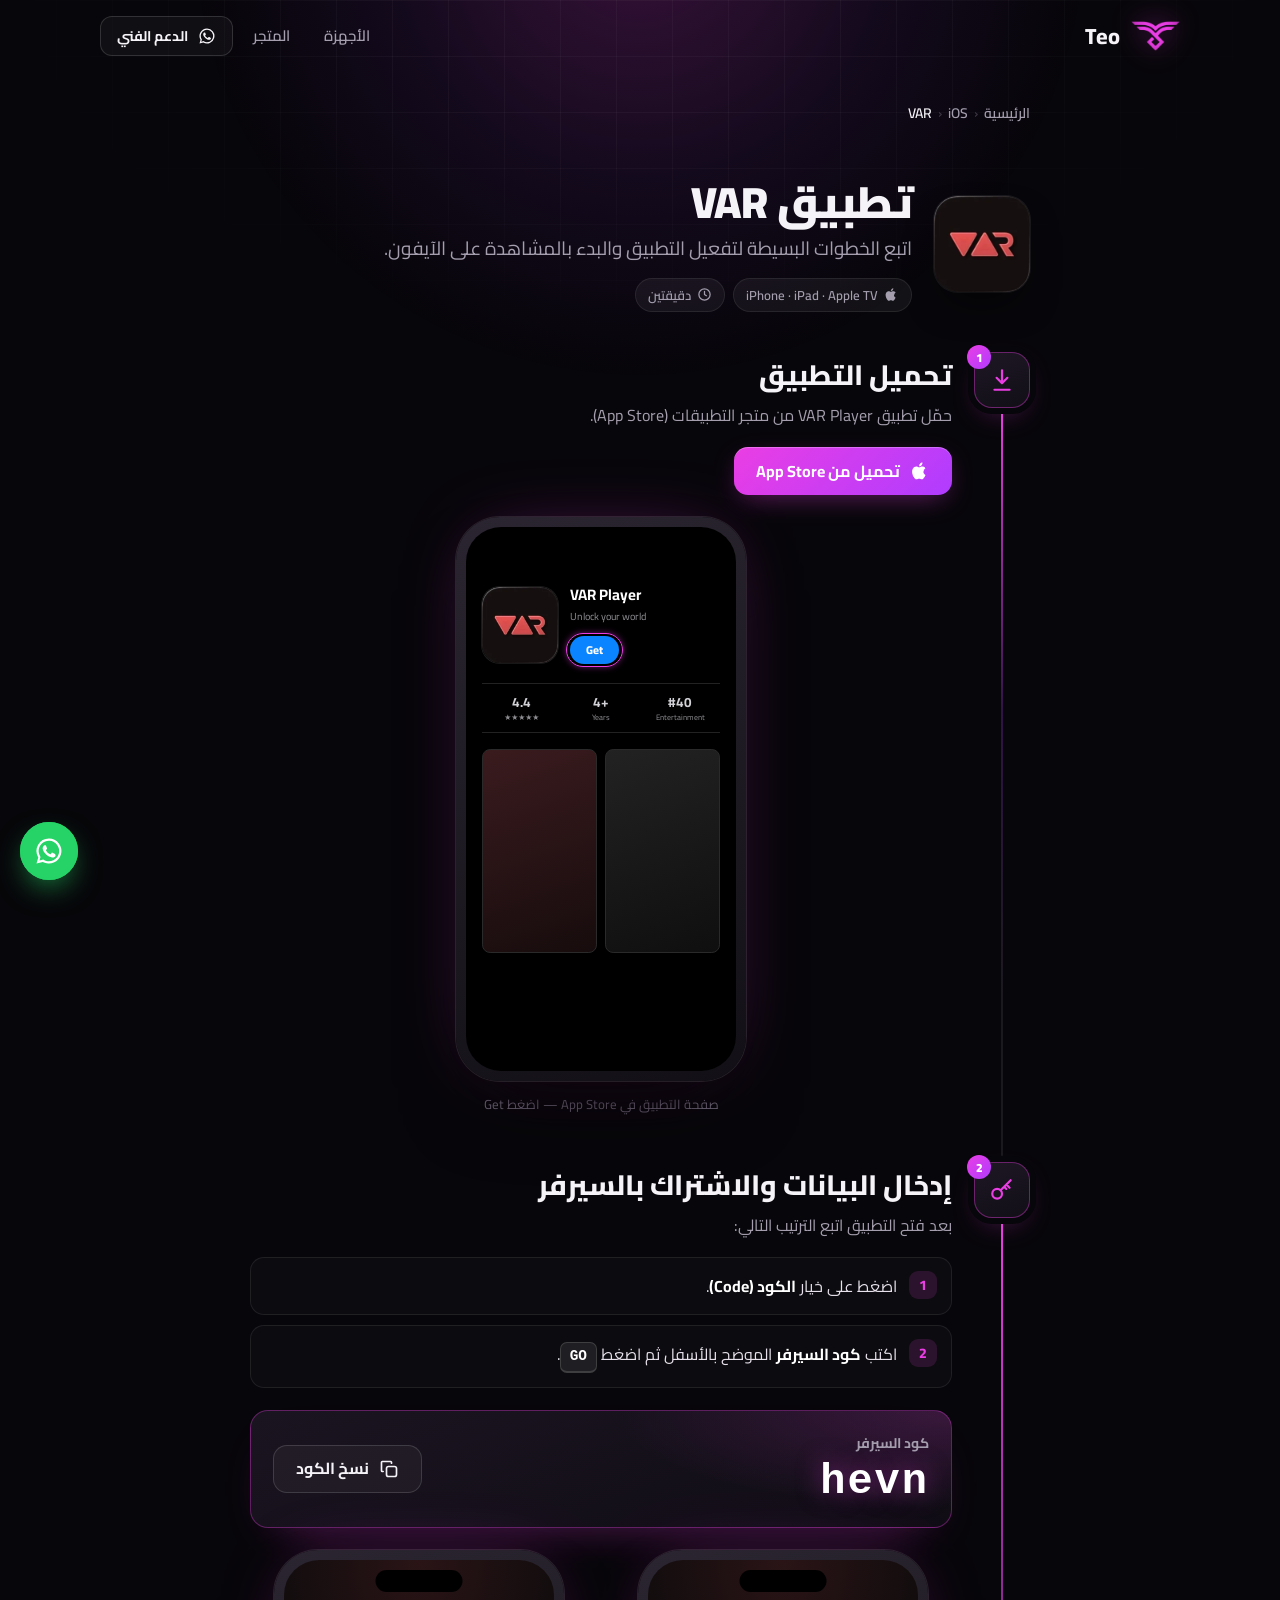
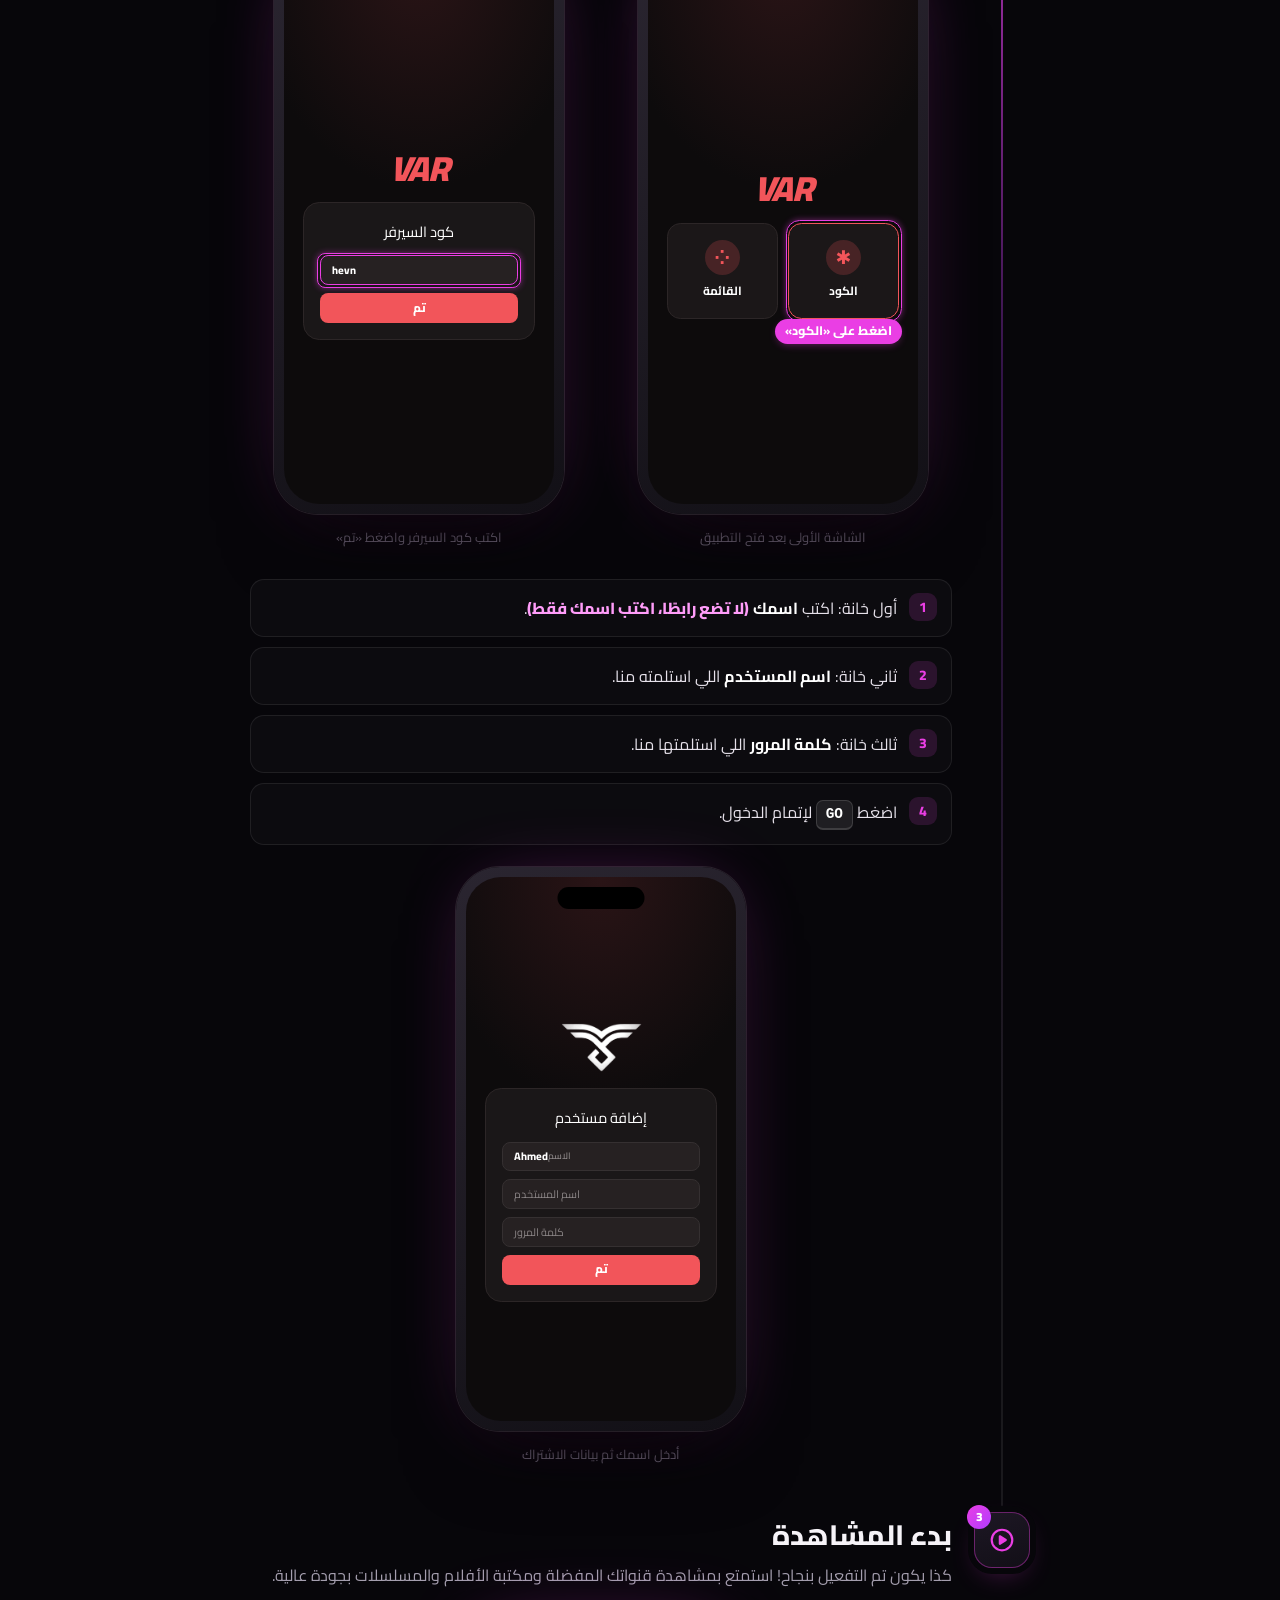
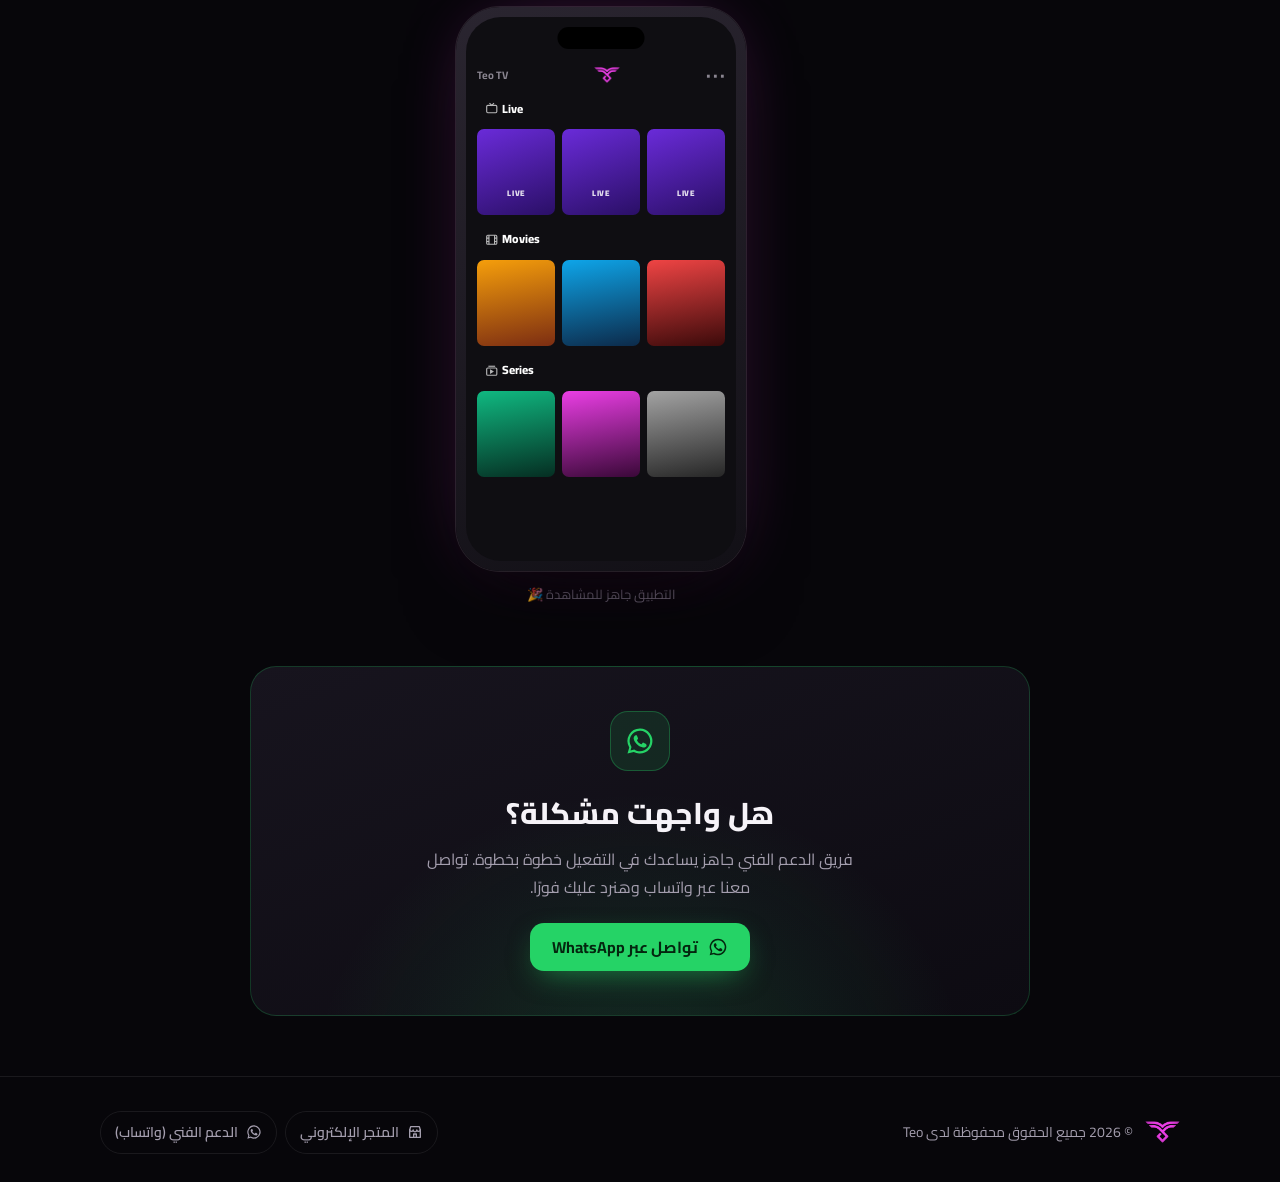
<file: guide-var.html>
<!DOCTYPE html>
<html lang="ar" dir="rtl">
<head>
<meta charset="utf-8">
<meta name="viewport" content="width=device-width, initial-scale=1, viewport-fit=cover">
<title>شرح تفعيل تطبيق VAR — Teo</title>
<meta name="description" content="خطوات تحميل وتفعيل تطبيق VAR على الآيفون مع Teo.">
<meta name="theme-color" content="#07060a">
<meta property="og:type" content="website">
<meta property="og:title" content="شرح تفعيل تطبيق VAR — Teo">
<meta property="og:description" content="خطوات تحميل وتفعيل تطبيق VAR على الآيفون مع Teo.">
<meta property="og:image" content="/assets/img/og.png">
<meta name="twitter:card" content="summary_large_image">
<link rel="icon" type="image/png" href="assets/img/favicon-48.png">
<link rel="apple-touch-icon" href="assets/img/apple-touch-icon.png">
<link rel="preload" href="assets/fonts/cairo-arabic.woff2" as="font" type="font/woff2" crossorigin>
<link rel="preload" href="assets/img/logo.webp" as="image" fetchpriority="high">
<link rel="stylesheet" href="assets/css/style.css?v=4">
</head>
<body>
<div class="bg-fx" aria-hidden="true"></div>
<header class="site-header">
  <div class="container header-inner">
    <a class="brand" href="index.html" aria-label="Teo — الرئيسية">
      <img src="assets/img/logo.webp" alt="Teo" width="48" height="30">
      <span class="brand-name">Teo</span>
    </a>
    <nav class="nav">
      <a class="nav-link" href="index.html#devices">الأجهزة</a>
      <a class="nav-link" data-link="store" href="#">المتجر</a>
      <a class="btn btn-ghost btn-sm" data-link="whatsapp" href="#"><svg viewBox="0 0 24 24" fill="currentColor"><path d="M12 2a10 10 0 00-8.6 15.1L2 22l5-1.3A10 10 0 1012 2zm0 18.2c-1.5 0-3-.4-4.3-1.2l-.3-.2-3 .8.8-2.9-.2-.3A8.2 8.2 0 1112 20.2zm4.5-6.1c-.2-.1-1.5-.7-1.7-.8-.2-.1-.4-.1-.6.1l-.8 1c-.1.2-.3.2-.5.1-.7-.3-1.4-.7-2-1.2-.5-.5-1-1.1-1.3-1.7-.1-.2 0-.4.1-.5l.4-.5.3-.4v-.5l-.8-1.9c-.2-.5-.4-.4-.6-.4h-.5a1 1 0 00-.7.3c-.6.6-.9 1.4-.9 2.2.1 1 .5 2 1.1 2.8 1.2 1.7 2.7 3 4.5 3.8.5.2 1 .4 1.4.5.6.2 1.2.1 1.7.1.6-.1 1.2-.5 1.5-1 .2-.4.2-.9.1-1.2l-.4-.3z"/></svg><span>الدعم الفني</span></a>
    </nav>
  </div>
</header>
<main>

<div class="container container-narrow">
  <div class="page-head" style="padding-bottom:0">
    <nav class="crumbs" aria-label="مسار الصفحة"><a href="index.html">الرئيسية</a><span class="sep">‹</span><a href="ios.html">iOS</a><span class="sep">‹</span><span class="current">VAR</span></nav>
  </div>
  <section class="guide-head">
    <img class="app-icon" src="assets/img/app-var.webp" alt="VAR" width="96" height="96">
    <div>
      <h1 class="h1">تطبيق <span class="ltr">VAR</span></h1>
      <p class="lead">اتبع الخطوات البسيطة لتفعيل التطبيق والبدء بالمشاهدة على الآيفون.</p>
      <div class="meta"><span class="chip"><svg viewBox="0 0 24 24" fill="currentColor"><path d="M16.4 12.6c0-2.6 2.1-3.8 2.2-3.9-1.2-1.8-3.1-2-3.7-2-1.6-.2-3.1.9-3.9.9-.8 0-2-.9-3.4-.9-1.7 0-3.3 1-4.2 2.6-1.8 3.1-.5 7.7 1.3 10.2.8 1.2 1.8 2.6 3.1 2.5 1.3-.1 1.7-.8 3.2-.8s1.9.8 3.2.8c1.3 0 2.2-1.3 3-2.5 1-1.4 1.4-2.7 1.4-2.8 0 0-2.7-1-2.7-4.1zM13.9 5c.7-.8 1.2-2 1-3.1-1 0-2.2.7-2.9 1.5-.6.7-1.2 1.9-1 3 1.1.1 2.2-.6 2.9-1.4z"/></svg>iPhone · iPad · Apple TV</span><span class="chip"><svg viewBox="0 0 24 24" fill="none" stroke="currentColor" stroke-width="2" stroke-linecap="round" stroke-linejoin="round"><circle cx="12" cy="12" r="9"/><path d="M12 7v5l3 2"/></svg>دقيقتين</span></div>
    </div>
  </section>
  <div class="steps">

    <article class="step reveal">
      <div class="step-num"><svg viewBox="0 0 24 24" fill="none" stroke="currentColor" stroke-width="2" stroke-linecap="round" stroke-linejoin="round"><path d="M12 3v12M7 10l5 5 5-5"/><path d="M5 21h14"/></svg><b>1</b></div>
      <div class="step-body">
        <h2 class="step-title">تحميل التطبيق</h2>
        <p class="step-desc">حمّل تطبيق VAR Player من متجر التطبيقات (App Store).</p>
        <div class="step-actions"><a class="btn btn-primary" data-link="varAppStore" href="#"><svg viewBox="0 0 24 24" fill="currentColor"><path d="M16.4 12.6c0-2.6 2.1-3.8 2.2-3.9-1.2-1.8-3.1-2-3.7-2-1.6-.2-3.1.9-3.9.9-.8 0-2-.9-3.4-.9-1.7 0-3.3 1-4.2 2.6-1.8 3.1-.5 7.7 1.3 10.2.8 1.2 1.8 2.6 3.1 2.5 1.3-.1 1.7-.8 3.2-.8s1.9.8 3.2.8c1.3 0 2.2-1.3 3-2.5 1-1.4 1.4-2.7 1.4-2.8 0 0-2.7-1-2.7-4.1zM13.9 5c.7-.8 1.2-2 1-3.1-1 0-2.2.7-2.9 1.5-.6.7-1.2 1.9-1 3 1.1.1 2.2-.6 2.9-1.4z"/></svg><span>تحميل من App Store</span></a></div>
        <figure style="margin:0"><div class="mock-wrap"><div class="mock phone"><div class="island"></div><div class="screen"><div class="m-store">
      <div class="top"><img class="ic" loading="lazy" src="assets/img/app-var.webp" alt=""><div><div class="t1">VAR Player</div><div class="t2">Unlock your world</div><span class="get hot">Get</span></div></div>
      <div class="stats"><div><b>4.4</b>★★★★★</div><div><b>4+</b>Years</div><div><b>#40</b>Entertainment</div></div>
      <div class="shots-row"><span></span><span></span></div>
    </div></div></div></div><p class="shot-caption">صفحة التطبيق في App Store — اضغط Get</p></figure>
      </div>
    </article>
    <article class="step reveal">
      <div class="step-num"><svg viewBox="0 0 24 24" fill="none" stroke="currentColor" stroke-width="2" stroke-linecap="round" stroke-linejoin="round"><circle cx="7.5" cy="15.5" r="4.5"/><path d="M10.7 12.3L20 3M16 7l3 3M14 9l2 2"/></svg><b>2</b></div>
      <div class="step-body">
        <h2 class="step-title">إدخال البيانات والاشتراك بالسيرفر</h2>
        <p class="step-desc">بعد فتح التطبيق اتبع الترتيب التالي:</p>
        <ol class="instr">
          <li>اضغط على خيار <strong>الكود (Code)</strong>.</li>
          <li>اكتب <strong>كود السيرفر</strong> الموضح بالأسفل ثم اضغط <span class="kbd">GO</span>.</li>
        </ol>
        <div class="code-box">
          <div><div class="label">كود السيرفر</div><div class="code" data-cfg="serverCode">hevn</div></div>
          <button class="btn btn-ghost copy-btn" type="button" data-copy="serverCode"><svg viewBox="0 0 24 24" fill="none" stroke="currentColor" stroke-width="2" stroke-linecap="round" stroke-linejoin="round"><rect x="9" y="9" width="12" height="12" rx="2.5"/><path d="M5 15H4a1 1 0 01-1-1V4a1 1 0 011-1h10a1 1 0 011 1v1"/></svg><span class="copy-label">نسخ الكود</span></button>
        </div>
        <div class="shots two"><figure style="margin:0"><div class="mock-wrap"><div class="mock phone"><div class="island"></div><div class="screen"><div class="m-app">
      <div class="m-logo-var">VAR</div>
      <div class="m-choices"><div class="m-choice"><i>⁘</i>القائمة</div><div class="m-choice hot"><i>✱</i>الكود</div></div>
      <span class="tag" style="top:66%;right:6%">اضغط على «الكود»</span>
    </div></div></div></div><p class="shot-caption">الشاشة الأولى بعد فتح التطبيق</p></figure><figure style="margin:0"><div class="mock-wrap"><div class="mock phone"><div class="island"></div><div class="screen"><div class="m-app">
      <div class="m-logo-var">VAR</div>
      <div class="m-form"><div class="m-h">كود السيرفر</div><div class="m-input filled hot"><span data-cfg="serverCode">hevn</span></div><div class="m-btn">تم</div></div>
    </div></div></div></div><p class="shot-caption">اكتب كود السيرفر واضغط «تم»</p></figure></div>
        <ol class="instr" style="margin-top:30px">
          <li>أول خانة: اكتب <strong>اسمك</strong> <span class="hl">(لا تضع رابطًا، اكتب اسمك فقط)</span>.</li>
          <li>ثاني خانة: <strong>اسم المستخدم</strong> اللي استلمته منا.</li>
          <li>ثالث خانة: <strong>كلمة المرور</strong> اللي استلمتها منا.</li>
          <li>اضغط <span class="kbd">GO</span> لإتمام الدخول.</li>
        </ol>
        <figure style="margin:0"><div class="mock-wrap"><div class="mock phone"><div class="island"></div><div class="screen"><div class="m-app">
      <div class="m-logo-var" style="color:#fff"><img src="assets/img/logo-white.webp" alt="" style="width:30cqw"></div>
      <div class="m-form"><div class="m-h">إضافة مستخدم</div>
        <div class="m-input filled">Ahmed<span class="ar" style="font-weight:600;color:#8b8586;font-size:3.4cqw">الاسم</span></div>
        <div class="m-input">اسم المستخدم</div>
        <div class="m-input">كلمة المرور</div>
        <div class="m-btn">تم</div></div>
    </div></div></div></div><p class="shot-caption">أدخل اسمك ثم بيانات الاشتراك</p></figure>
      </div>
    </article>
    <article class="step reveal">
      <div class="step-num"><svg viewBox="0 0 24 24" fill="none" stroke="currentColor" stroke-width="2" stroke-linecap="round" stroke-linejoin="round"><circle cx="12" cy="12" r="9.5"/><path d="M10 8.5l5.5 3.5-5.5 3.5z" fill="currentColor"/></svg><b>3</b></div>
      <div class="step-body">
        <h2 class="step-title">بدء المشاهدة</h2>
        <p class="step-desc">كذا يكون تم التفعيل بنجاح! استمتع بمشاهدة قنواتك المفضلة ومكتبة الأفلام والمسلسلات بجودة عالية.</p>
        <figure style="margin:0"><div class="mock-wrap"><div class="mock phone"><div class="island"></div><div class="screen"><div class="m-watch">
    <div class="bar"><span>Teo TV</span><img src="assets/img/logo.webp" alt=""><span>• • •</span></div>
    <div class="row"><div class="lbl"><svg viewBox="0 0 24 24" fill="none" stroke="currentColor" stroke-width="2"><rect x="3" y="6" width="18" height="13" rx="2"/><path d="M8 2l4 4 4-4"/></svg>Live</div><div class="posters live"><span></span><span></span><span></span><span></span><span></span><span></span></div></div>
    <div class="row"><div class="lbl"><svg viewBox="0 0 24 24" fill="none" stroke="currentColor" stroke-width="2"><rect x="3" y="4" width="18" height="16" rx="2"/><path d="M7 4v16M17 4v16M3 9h4M3 15h4M17 9h4M17 15h4"/></svg>Movies</div><div class="posters mov"><span></span><span></span><span></span><span></span><span></span><span></span></div></div>
    <div class="row"><div class="lbl"><svg viewBox="0 0 24 24" fill="none" stroke="currentColor" stroke-width="2"><rect x="3" y="7" width="18" height="13" rx="2"/><path d="M6 4h12"/><path d="M10 11l4 2.5-4 2.5z" fill="currentColor"/></svg>Series</div><div class="posters ser"><span></span><span></span><span></span><span></span><span></span><span></span></div></div>
  </div></div></div></div><p class="shot-caption">التطبيق جاهز للمشاهدة 🎉</p></figure>
      </div>
    </article>
  </div>
  <section class="support reveal">
  <div class="ic"><svg viewBox="0 0 24 24" fill="currentColor"><path d="M12 2a10 10 0 00-8.6 15.1L2 22l5-1.3A10 10 0 1012 2zm0 18.2c-1.5 0-3-.4-4.3-1.2l-.3-.2-3 .8.8-2.9-.2-.3A8.2 8.2 0 1112 20.2zm4.5-6.1c-.2-.1-1.5-.7-1.7-.8-.2-.1-.4-.1-.6.1l-.8 1c-.1.2-.3.2-.5.1-.7-.3-1.4-.7-2-1.2-.5-.5-1-1.1-1.3-1.7-.1-.2 0-.4.1-.5l.4-.5.3-.4v-.5l-.8-1.9c-.2-.5-.4-.4-.6-.4h-.5a1 1 0 00-.7.3c-.6.6-.9 1.4-.9 2.2.1 1 .5 2 1.1 2.8 1.2 1.7 2.7 3 4.5 3.8.5.2 1 .4 1.4.5.6.2 1.2.1 1.7.1.6-.1 1.2-.5 1.5-1 .2-.4.2-.9.1-1.2l-.4-.3z"/></svg></div>
  <h2>هل واجهت مشكلة؟</h2>
  <p>فريق الدعم الفني جاهز يساعدك في التفعيل خطوة بخطوة. تواصل معنا عبر واتساب وهنرد عليك فورًا.</p>
  <a class="btn btn-wa" data-link="whatsapp" href="#"><svg viewBox="0 0 24 24" fill="currentColor"><path d="M12 2a10 10 0 00-8.6 15.1L2 22l5-1.3A10 10 0 1012 2zm0 18.2c-1.5 0-3-.4-4.3-1.2l-.3-.2-3 .8.8-2.9-.2-.3A8.2 8.2 0 1112 20.2zm4.5-6.1c-.2-.1-1.5-.7-1.7-.8-.2-.1-.4-.1-.6.1l-.8 1c-.1.2-.3.2-.5.1-.7-.3-1.4-.7-2-1.2-.5-.5-1-1.1-1.3-1.7-.1-.2 0-.4.1-.5l.4-.5.3-.4v-.5l-.8-1.9c-.2-.5-.4-.4-.6-.4h-.5a1 1 0 00-.7.3c-.6.6-.9 1.4-.9 2.2.1 1 .5 2 1.1 2.8 1.2 1.7 2.7 3 4.5 3.8.5.2 1 .4 1.4.5.6.2 1.2.1 1.7.1.6-.1 1.2-.5 1.5-1 .2-.4.2-.9.1-1.2l-.4-.3z"/></svg><span>تواصل عبر WhatsApp</span></a>
</section>

</div>
</main>
<footer class="site-footer">
  <div class="container footer-inner">
    <div class="footer-brand">
      <img src="assets/img/logo.webp" alt="" width="35" height="22">
      <span>© <span data-year></span> جميع الحقوق محفوظة لدى <span data-cfg="brand">Teo</span></span>
    </div>
    <div class="footer-links">
      <a data-link="store" href="#"><svg viewBox="0 0 24 24" fill="none" stroke="currentColor" stroke-width="2" stroke-linecap="round" stroke-linejoin="round"><path d="M4 9l1.5-5h13L20 9"/><path d="M4 9v11h16V9"/><path d="M4 9a2.7 2.7 0 005.3 0 2.7 2.7 0 005.4 0 2.7 2.7 0 005.3 0"/><path d="M10 20v-5h4v5"/></svg>المتجر الإلكتروني</a>
      <a data-link="whatsapp" href="#"><svg viewBox="0 0 24 24" fill="currentColor"><path d="M12 2a10 10 0 00-8.6 15.1L2 22l5-1.3A10 10 0 1012 2zm0 18.2c-1.5 0-3-.4-4.3-1.2l-.3-.2-3 .8.8-2.9-.2-.3A8.2 8.2 0 1112 20.2zm4.5-6.1c-.2-.1-1.5-.7-1.7-.8-.2-.1-.4-.1-.6.1l-.8 1c-.1.2-.3.2-.5.1-.7-.3-1.4-.7-2-1.2-.5-.5-1-1.1-1.3-1.7-.1-.2 0-.4.1-.5l.4-.5.3-.4v-.5l-.8-1.9c-.2-.5-.4-.4-.6-.4h-.5a1 1 0 00-.7.3c-.6.6-.9 1.4-.9 2.2.1 1 .5 2 1.1 2.8 1.2 1.7 2.7 3 4.5 3.8.5.2 1 .4 1.4.5.6.2 1.2.1 1.7.1.6-.1 1.2-.5 1.5-1 .2-.4.2-.9.1-1.2l-.4-.3z"/></svg>الدعم الفني (واتساب)</a>
    </div>
  </div>
</footer>
<a class="wa-float" data-link="whatsapp" href="#" aria-label="تواصل معنا عبر واتساب"><svg viewBox="0 0 24 24" fill="currentColor"><path d="M12 2a10 10 0 00-8.6 15.1L2 22l5-1.3A10 10 0 1012 2zm0 18.2c-1.5 0-3-.4-4.3-1.2l-.3-.2-3 .8.8-2.9-.2-.3A8.2 8.2 0 1112 20.2zm4.5-6.1c-.2-.1-1.5-.7-1.7-.8-.2-.1-.4-.1-.6.1l-.8 1c-.1.2-.3.2-.5.1-.7-.3-1.4-.7-2-1.2-.5-.5-1-1.1-1.3-1.7-.1-.2 0-.4.1-.5l.4-.5.3-.4v-.5l-.8-1.9c-.2-.5-.4-.4-.6-.4h-.5a1 1 0 00-.7.3c-.6.6-.9 1.4-.9 2.2.1 1 .5 2 1.1 2.8 1.2 1.7 2.7 3 4.5 3.8.5.2 1 .4 1.4.5.6.2 1.2.1 1.7.1.6-.1 1.2-.5 1.5-1 .2-.4.2-.9.1-1.2l-.4-.3z"/></svg></a>
<script src="assets/js/config.js?v=4" defer></script>
<script src="assets/js/main.js?v=4" defer></script>
</body>
</html>
</file>
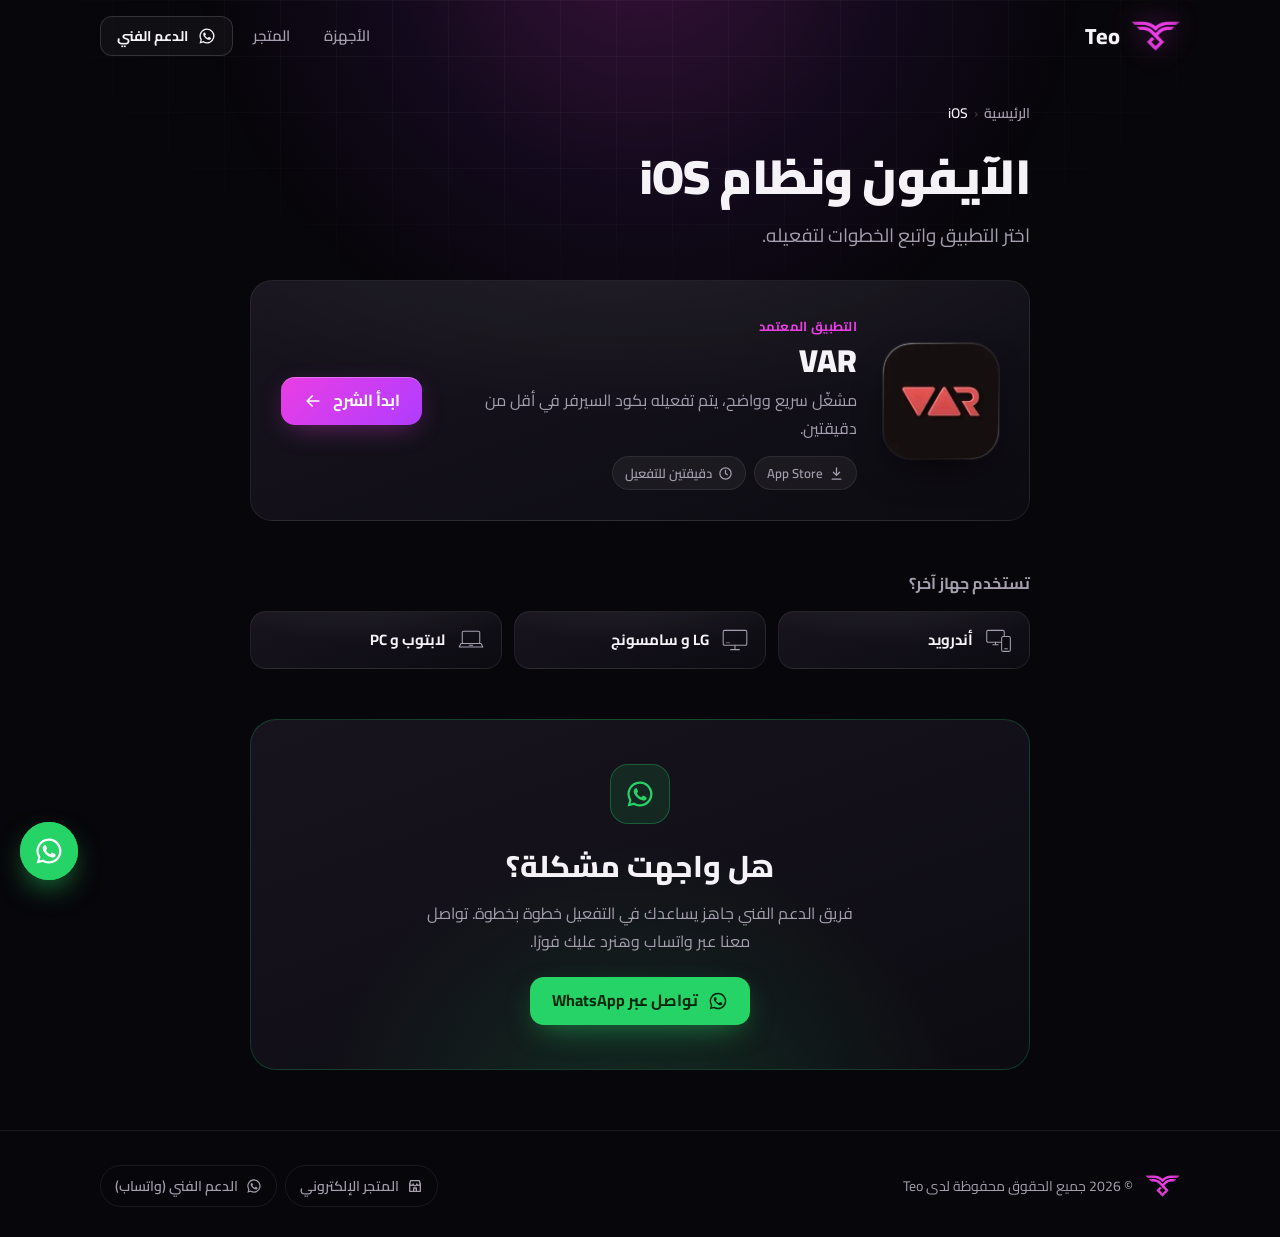
<file: ios.html>
<!DOCTYPE html>
<html lang="ar" dir="rtl">
<head>
<meta charset="utf-8">
<meta name="viewport" content="width=device-width, initial-scale=1, viewport-fit=cover">
<title>الآيفون ونظام iOS — Teo</title>
<meta name="description" content="تطبيقات الآيفون ونظام iOS وطريقة تفعيلها مع Teo.">
<meta name="theme-color" content="#07060a">
<meta property="og:type" content="website">
<meta property="og:title" content="الآيفون ونظام iOS — Teo">
<meta property="og:description" content="تطبيقات الآيفون ونظام iOS وطريقة تفعيلها مع Teo.">
<meta property="og:image" content="/assets/img/og.png">
<meta name="twitter:card" content="summary_large_image">
<link rel="icon" type="image/png" href="assets/img/favicon-48.png">
<link rel="apple-touch-icon" href="assets/img/apple-touch-icon.png">
<link rel="preload" href="assets/fonts/cairo-arabic.woff2" as="font" type="font/woff2" crossorigin>
<link rel="preload" href="assets/img/logo.webp" as="image" fetchpriority="high">
<link rel="stylesheet" href="assets/css/style.css?v=4">
</head>
<body>
<div class="bg-fx" aria-hidden="true"></div>
<header class="site-header">
  <div class="container header-inner">
    <a class="brand" href="index.html" aria-label="Teo — الرئيسية">
      <img src="assets/img/logo.webp" alt="Teo" width="48" height="30">
      <span class="brand-name">Teo</span>
    </a>
    <nav class="nav">
      <a class="nav-link" href="index.html#devices">الأجهزة</a>
      <a class="nav-link" data-link="store" href="#">المتجر</a>
      <a class="btn btn-ghost btn-sm" data-link="whatsapp" href="#"><svg viewBox="0 0 24 24" fill="currentColor"><path d="M12 2a10 10 0 00-8.6 15.1L2 22l5-1.3A10 10 0 1012 2zm0 18.2c-1.5 0-3-.4-4.3-1.2l-.3-.2-3 .8.8-2.9-.2-.3A8.2 8.2 0 1112 20.2zm4.5-6.1c-.2-.1-1.5-.7-1.7-.8-.2-.1-.4-.1-.6.1l-.8 1c-.1.2-.3.2-.5.1-.7-.3-1.4-.7-2-1.2-.5-.5-1-1.1-1.3-1.7-.1-.2 0-.4.1-.5l.4-.5.3-.4v-.5l-.8-1.9c-.2-.5-.4-.4-.6-.4h-.5a1 1 0 00-.7.3c-.6.6-.9 1.4-.9 2.2.1 1 .5 2 1.1 2.8 1.2 1.7 2.7 3 4.5 3.8.5.2 1 .4 1.4.5.6.2 1.2.1 1.7.1.6-.1 1.2-.5 1.5-1 .2-.4.2-.9.1-1.2l-.4-.3z"/></svg><span>الدعم الفني</span></a>
    </nav>
  </div>
</header>
<main>

<div class="container container-narrow">
  <section class="page-head">
    <nav class="crumbs" aria-label="مسار الصفحة"><a href="index.html">الرئيسية</a><span class="sep">‹</span><span class="current">iOS</span></nav>
    <h1 class="h1">الآيفون ونظام iOS</h1>
    <p class="lead">اختر التطبيق واتبع الخطوات لتفعيله.</p>
  </section>
  <div class="app-list">
    <a class="card card-link app-card" href="guide-var.html">
      <img class="app-icon" src="assets/img/app-var.webp" alt="VAR" width="116" height="116">
      <div class="app-info">
        <span class="kicker">التطبيق المعتمد</span>
        <h2>VAR</h2>
        <p>مشغّل سريع وواضح، يتم تفعيله بكود السيرفر في أقل من دقيقتين.</p>
        <div class="meta">
          <span class="chip"><svg viewBox="0 0 24 24" fill="none" stroke="currentColor" stroke-width="2" stroke-linecap="round" stroke-linejoin="round"><path d="M12 3v12M7 10l5 5 5-5"/><path d="M5 21h14"/></svg>App Store</span>
          <span class="chip"><svg viewBox="0 0 24 24" fill="none" stroke="currentColor" stroke-width="2" stroke-linecap="round" stroke-linejoin="round"><circle cx="12" cy="12" r="9"/><path d="M12 7v5l3 2"/></svg>دقيقتين للتفعيل</span>
        </div>
      </div>
      <span class="btn btn-primary">ابدأ الشرح<svg viewBox="0 0 24 24" fill="none" stroke="currentColor" stroke-width="2" stroke-linecap="round" stroke-linejoin="round"><path d="M19 12H5M11 18l-6-6 6-6"/></svg></span>
    </a>
  </div>
  <section class="others reveal">
    <h3>تستخدم جهاز آخر؟</h3>
    <div class="others-row"><a class="card card-link mini-card" href="android.html"><svg viewBox="0 0 64 64" fill="none" stroke="currentColor" stroke-width="2.4" stroke-linecap="round" stroke-linejoin="round"><rect x="4" y="10" width="40" height="27" rx="3"/><path d="M18 43h12M24 37v6"/><rect x="38" y="24" width="20" height="34" rx="4" fill="#0d0b12"/><path d="M45 52h6"/></svg><span>أندرويد</span></a><a class="card card-link mini-card" href="webos.html"><svg viewBox="0 0 64 64" fill="none" stroke="currentColor" stroke-width="2.4" stroke-linecap="round" stroke-linejoin="round"><rect x="5" y="10" width="54" height="34" rx="3"/><path d="M22 54h20M32 44v10"/><path d="M12 38h8" opacity=".5"/></svg><span>LG و سامسونج</span></a><a class="card card-link mini-card" href="pc.html"><svg viewBox="0 0 64 64" fill="none" stroke="currentColor" stroke-width="2.4" stroke-linecap="round" stroke-linejoin="round"><rect x="12" y="12" width="40" height="28" rx="3"/><path d="M5 48h54l-4-8H9z"/><path d="M28 44h8"/></svg><span>لابتوب و PC</span></a></div>
  </section>
  <section class="support reveal">
  <div class="ic"><svg viewBox="0 0 24 24" fill="currentColor"><path d="M12 2a10 10 0 00-8.6 15.1L2 22l5-1.3A10 10 0 1012 2zm0 18.2c-1.5 0-3-.4-4.3-1.2l-.3-.2-3 .8.8-2.9-.2-.3A8.2 8.2 0 1112 20.2zm4.5-6.1c-.2-.1-1.5-.7-1.7-.8-.2-.1-.4-.1-.6.1l-.8 1c-.1.2-.3.2-.5.1-.7-.3-1.4-.7-2-1.2-.5-.5-1-1.1-1.3-1.7-.1-.2 0-.4.1-.5l.4-.5.3-.4v-.5l-.8-1.9c-.2-.5-.4-.4-.6-.4h-.5a1 1 0 00-.7.3c-.6.6-.9 1.4-.9 2.2.1 1 .5 2 1.1 2.8 1.2 1.7 2.7 3 4.5 3.8.5.2 1 .4 1.4.5.6.2 1.2.1 1.7.1.6-.1 1.2-.5 1.5-1 .2-.4.2-.9.1-1.2l-.4-.3z"/></svg></div>
  <h2>هل واجهت مشكلة؟</h2>
  <p>فريق الدعم الفني جاهز يساعدك في التفعيل خطوة بخطوة. تواصل معنا عبر واتساب وهنرد عليك فورًا.</p>
  <a class="btn btn-wa" data-link="whatsapp" href="#"><svg viewBox="0 0 24 24" fill="currentColor"><path d="M12 2a10 10 0 00-8.6 15.1L2 22l5-1.3A10 10 0 1012 2zm0 18.2c-1.5 0-3-.4-4.3-1.2l-.3-.2-3 .8.8-2.9-.2-.3A8.2 8.2 0 1112 20.2zm4.5-6.1c-.2-.1-1.5-.7-1.7-.8-.2-.1-.4-.1-.6.1l-.8 1c-.1.2-.3.2-.5.1-.7-.3-1.4-.7-2-1.2-.5-.5-1-1.1-1.3-1.7-.1-.2 0-.4.1-.5l.4-.5.3-.4v-.5l-.8-1.9c-.2-.5-.4-.4-.6-.4h-.5a1 1 0 00-.7.3c-.6.6-.9 1.4-.9 2.2.1 1 .5 2 1.1 2.8 1.2 1.7 2.7 3 4.5 3.8.5.2 1 .4 1.4.5.6.2 1.2.1 1.7.1.6-.1 1.2-.5 1.5-1 .2-.4.2-.9.1-1.2l-.4-.3z"/></svg><span>تواصل عبر WhatsApp</span></a>
</section>

</div>
</main>
<footer class="site-footer">
  <div class="container footer-inner">
    <div class="footer-brand">
      <img src="assets/img/logo.webp" alt="" width="35" height="22">
      <span>© <span data-year></span> جميع الحقوق محفوظة لدى <span data-cfg="brand">Teo</span></span>
    </div>
    <div class="footer-links">
      <a data-link="store" href="#"><svg viewBox="0 0 24 24" fill="none" stroke="currentColor" stroke-width="2" stroke-linecap="round" stroke-linejoin="round"><path d="M4 9l1.5-5h13L20 9"/><path d="M4 9v11h16V9"/><path d="M4 9a2.7 2.7 0 005.3 0 2.7 2.7 0 005.4 0 2.7 2.7 0 005.3 0"/><path d="M10 20v-5h4v5"/></svg>المتجر الإلكتروني</a>
      <a data-link="whatsapp" href="#"><svg viewBox="0 0 24 24" fill="currentColor"><path d="M12 2a10 10 0 00-8.6 15.1L2 22l5-1.3A10 10 0 1012 2zm0 18.2c-1.5 0-3-.4-4.3-1.2l-.3-.2-3 .8.8-2.9-.2-.3A8.2 8.2 0 1112 20.2zm4.5-6.1c-.2-.1-1.5-.7-1.7-.8-.2-.1-.4-.1-.6.1l-.8 1c-.1.2-.3.2-.5.1-.7-.3-1.4-.7-2-1.2-.5-.5-1-1.1-1.3-1.7-.1-.2 0-.4.1-.5l.4-.5.3-.4v-.5l-.8-1.9c-.2-.5-.4-.4-.6-.4h-.5a1 1 0 00-.7.3c-.6.6-.9 1.4-.9 2.2.1 1 .5 2 1.1 2.8 1.2 1.7 2.7 3 4.5 3.8.5.2 1 .4 1.4.5.6.2 1.2.1 1.7.1.6-.1 1.2-.5 1.5-1 .2-.4.2-.9.1-1.2l-.4-.3z"/></svg>الدعم الفني (واتساب)</a>
    </div>
  </div>
</footer>
<a class="wa-float" data-link="whatsapp" href="#" aria-label="تواصل معنا عبر واتساب"><svg viewBox="0 0 24 24" fill="currentColor"><path d="M12 2a10 10 0 00-8.6 15.1L2 22l5-1.3A10 10 0 1012 2zm0 18.2c-1.5 0-3-.4-4.3-1.2l-.3-.2-3 .8.8-2.9-.2-.3A8.2 8.2 0 1112 20.2zm4.5-6.1c-.2-.1-1.5-.7-1.7-.8-.2-.1-.4-.1-.6.1l-.8 1c-.1.2-.3.2-.5.1-.7-.3-1.4-.7-2-1.2-.5-.5-1-1.1-1.3-1.7-.1-.2 0-.4.1-.5l.4-.5.3-.4v-.5l-.8-1.9c-.2-.5-.4-.4-.6-.4h-.5a1 1 0 00-.7.3c-.6.6-.9 1.4-.9 2.2.1 1 .5 2 1.1 2.8 1.2 1.7 2.7 3 4.5 3.8.5.2 1 .4 1.4.5.6.2 1.2.1 1.7.1.6-.1 1.2-.5 1.5-1 .2-.4.2-.9.1-1.2l-.4-.3z"/></svg></a>
<script src="assets/js/config.js?v=4" defer></script>
<script src="assets/js/main.js?v=4" defer></script>
</body>
</html>
</file>
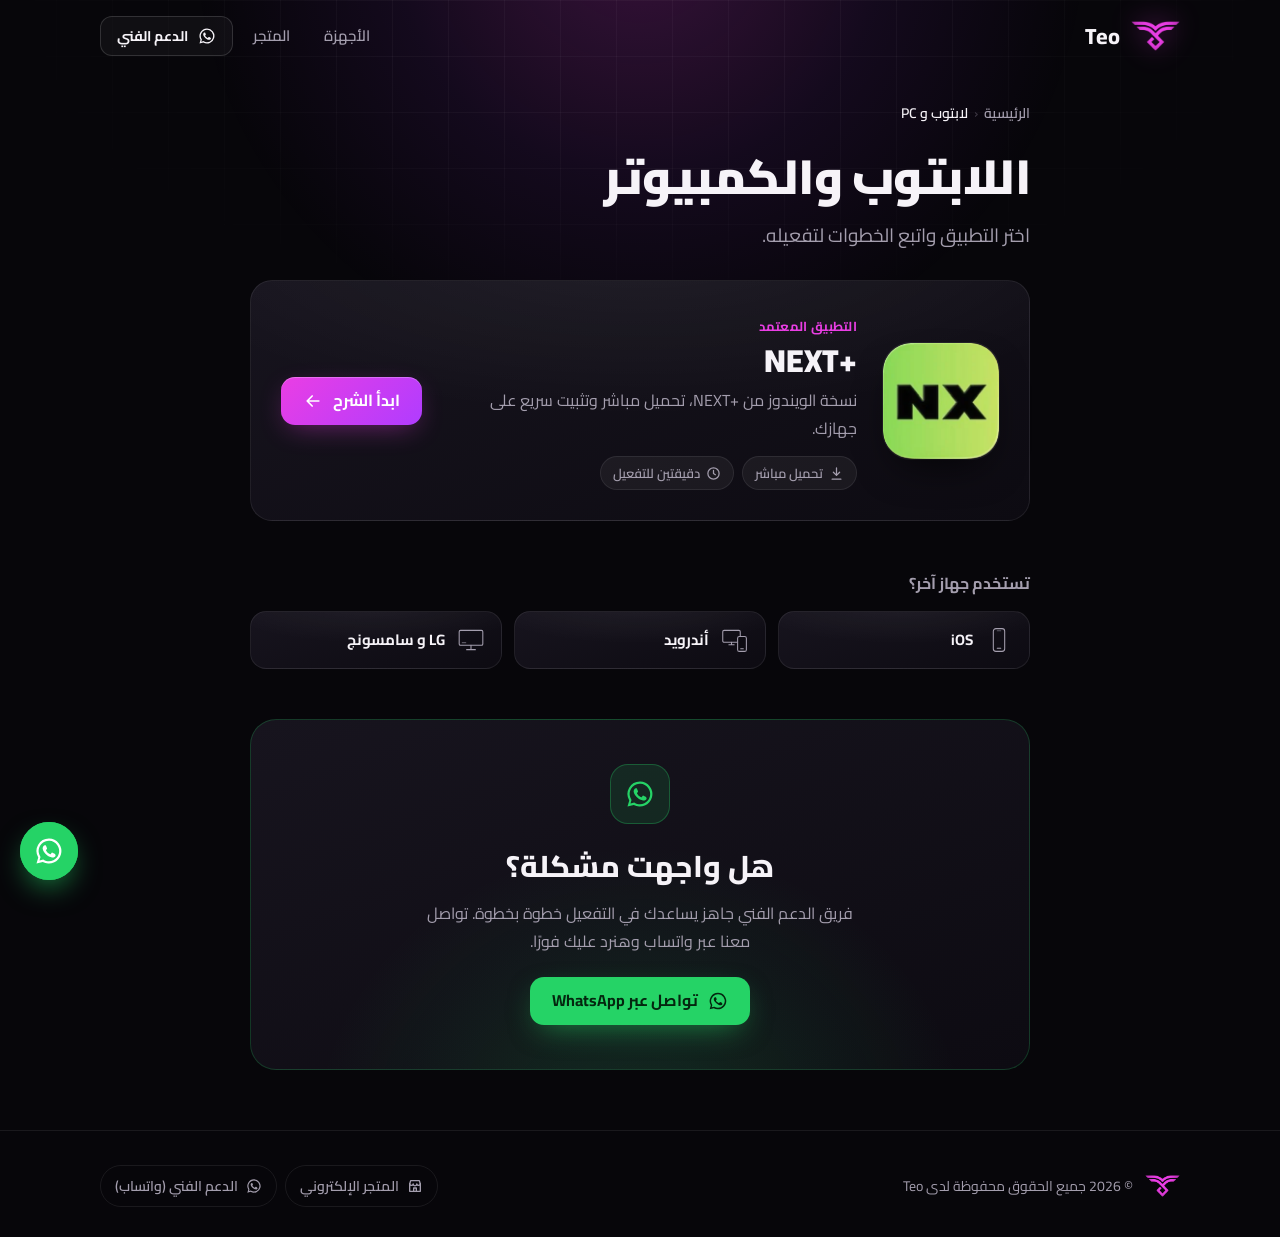
<file: pc.html>
<!DOCTYPE html>
<html lang="ar" dir="rtl">
<head>
<meta charset="utf-8">
<meta name="viewport" content="width=device-width, initial-scale=1, viewport-fit=cover">
<title>اللابتوب والكمبيوتر — Teo</title>
<meta name="description" content="تطبيقات اللابتوب والكمبيوتر وطريقة تفعيلها مع Teo.">
<meta name="theme-color" content="#07060a">
<meta property="og:type" content="website">
<meta property="og:title" content="اللابتوب والكمبيوتر — Teo">
<meta property="og:description" content="تطبيقات اللابتوب والكمبيوتر وطريقة تفعيلها مع Teo.">
<meta property="og:image" content="/assets/img/og.png">
<meta name="twitter:card" content="summary_large_image">
<link rel="icon" type="image/png" href="assets/img/favicon-48.png">
<link rel="apple-touch-icon" href="assets/img/apple-touch-icon.png">
<link rel="preload" href="assets/fonts/cairo-arabic.woff2" as="font" type="font/woff2" crossorigin>
<link rel="preload" href="assets/img/logo.webp" as="image" fetchpriority="high">
<link rel="stylesheet" href="assets/css/style.css?v=4">
</head>
<body>
<div class="bg-fx" aria-hidden="true"></div>
<header class="site-header">
  <div class="container header-inner">
    <a class="brand" href="index.html" aria-label="Teo — الرئيسية">
      <img src="assets/img/logo.webp" alt="Teo" width="48" height="30">
      <span class="brand-name">Teo</span>
    </a>
    <nav class="nav">
      <a class="nav-link" href="index.html#devices">الأجهزة</a>
      <a class="nav-link" data-link="store" href="#">المتجر</a>
      <a class="btn btn-ghost btn-sm" data-link="whatsapp" href="#"><svg viewBox="0 0 24 24" fill="currentColor"><path d="M12 2a10 10 0 00-8.6 15.1L2 22l5-1.3A10 10 0 1012 2zm0 18.2c-1.5 0-3-.4-4.3-1.2l-.3-.2-3 .8.8-2.9-.2-.3A8.2 8.2 0 1112 20.2zm4.5-6.1c-.2-.1-1.5-.7-1.7-.8-.2-.1-.4-.1-.6.1l-.8 1c-.1.2-.3.2-.5.1-.7-.3-1.4-.7-2-1.2-.5-.5-1-1.1-1.3-1.7-.1-.2 0-.4.1-.5l.4-.5.3-.4v-.5l-.8-1.9c-.2-.5-.4-.4-.6-.4h-.5a1 1 0 00-.7.3c-.6.6-.9 1.4-.9 2.2.1 1 .5 2 1.1 2.8 1.2 1.7 2.7 3 4.5 3.8.5.2 1 .4 1.4.5.6.2 1.2.1 1.7.1.6-.1 1.2-.5 1.5-1 .2-.4.2-.9.1-1.2l-.4-.3z"/></svg><span>الدعم الفني</span></a>
    </nav>
  </div>
</header>
<main>

<div class="container container-narrow">
  <section class="page-head">
    <nav class="crumbs" aria-label="مسار الصفحة"><a href="index.html">الرئيسية</a><span class="sep">‹</span><span class="current">لابتوب و PC</span></nav>
    <h1 class="h1">اللابتوب والكمبيوتر</h1>
    <p class="lead">اختر التطبيق واتبع الخطوات لتفعيله.</p>
  </section>
  <div class="app-list">
    <a class="card card-link app-card" href="guide-next-pc.html">
      <img class="app-icon" src="assets/img/app-next.webp" alt="NEXT+" width="116" height="116">
      <div class="app-info">
        <span class="kicker">التطبيق المعتمد</span>
        <h2><bdi>NEXT+</bdi></h2>
        <p>نسخة الويندوز من <bdi>NEXT+</bdi>، تحميل مباشر وتثبيت سريع على جهازك.</p>
        <div class="meta">
          <span class="chip"><svg viewBox="0 0 24 24" fill="none" stroke="currentColor" stroke-width="2" stroke-linecap="round" stroke-linejoin="round"><path d="M12 3v12M7 10l5 5 5-5"/><path d="M5 21h14"/></svg>تحميل مباشر</span>
          <span class="chip"><svg viewBox="0 0 24 24" fill="none" stroke="currentColor" stroke-width="2" stroke-linecap="round" stroke-linejoin="round"><circle cx="12" cy="12" r="9"/><path d="M12 7v5l3 2"/></svg>دقيقتين للتفعيل</span>
        </div>
      </div>
      <span class="btn btn-primary">ابدأ الشرح<svg viewBox="0 0 24 24" fill="none" stroke="currentColor" stroke-width="2" stroke-linecap="round" stroke-linejoin="round"><path d="M19 12H5M11 18l-6-6 6-6"/></svg></span>
    </a>
  </div>
  <section class="others reveal">
    <h3>تستخدم جهاز آخر؟</h3>
    <div class="others-row"><a class="card card-link mini-card" href="ios.html"><svg viewBox="0 0 64 64" fill="none" stroke="currentColor" stroke-width="2.4" stroke-linecap="round" stroke-linejoin="round"><rect x="19" y="6" width="26" height="52" rx="6"/><path d="M28 51h8"/><path d="M28 11h8" opacity=".5"/></svg><span>iOS</span></a><a class="card card-link mini-card" href="android.html"><svg viewBox="0 0 64 64" fill="none" stroke="currentColor" stroke-width="2.4" stroke-linecap="round" stroke-linejoin="round"><rect x="4" y="10" width="40" height="27" rx="3"/><path d="M18 43h12M24 37v6"/><rect x="38" y="24" width="20" height="34" rx="4" fill="#0d0b12"/><path d="M45 52h6"/></svg><span>أندرويد</span></a><a class="card card-link mini-card" href="webos.html"><svg viewBox="0 0 64 64" fill="none" stroke="currentColor" stroke-width="2.4" stroke-linecap="round" stroke-linejoin="round"><rect x="5" y="10" width="54" height="34" rx="3"/><path d="M22 54h20M32 44v10"/><path d="M12 38h8" opacity=".5"/></svg><span>LG و سامسونج</span></a></div>
  </section>
  <section class="support reveal">
  <div class="ic"><svg viewBox="0 0 24 24" fill="currentColor"><path d="M12 2a10 10 0 00-8.6 15.1L2 22l5-1.3A10 10 0 1012 2zm0 18.2c-1.5 0-3-.4-4.3-1.2l-.3-.2-3 .8.8-2.9-.2-.3A8.2 8.2 0 1112 20.2zm4.5-6.1c-.2-.1-1.5-.7-1.7-.8-.2-.1-.4-.1-.6.1l-.8 1c-.1.2-.3.2-.5.1-.7-.3-1.4-.7-2-1.2-.5-.5-1-1.1-1.3-1.7-.1-.2 0-.4.1-.5l.4-.5.3-.4v-.5l-.8-1.9c-.2-.5-.4-.4-.6-.4h-.5a1 1 0 00-.7.3c-.6.6-.9 1.4-.9 2.2.1 1 .5 2 1.1 2.8 1.2 1.7 2.7 3 4.5 3.8.5.2 1 .4 1.4.5.6.2 1.2.1 1.7.1.6-.1 1.2-.5 1.5-1 .2-.4.2-.9.1-1.2l-.4-.3z"/></svg></div>
  <h2>هل واجهت مشكلة؟</h2>
  <p>فريق الدعم الفني جاهز يساعدك في التفعيل خطوة بخطوة. تواصل معنا عبر واتساب وهنرد عليك فورًا.</p>
  <a class="btn btn-wa" data-link="whatsapp" href="#"><svg viewBox="0 0 24 24" fill="currentColor"><path d="M12 2a10 10 0 00-8.6 15.1L2 22l5-1.3A10 10 0 1012 2zm0 18.2c-1.5 0-3-.4-4.3-1.2l-.3-.2-3 .8.8-2.9-.2-.3A8.2 8.2 0 1112 20.2zm4.5-6.1c-.2-.1-1.5-.7-1.7-.8-.2-.1-.4-.1-.6.1l-.8 1c-.1.2-.3.2-.5.1-.7-.3-1.4-.7-2-1.2-.5-.5-1-1.1-1.3-1.7-.1-.2 0-.4.1-.5l.4-.5.3-.4v-.5l-.8-1.9c-.2-.5-.4-.4-.6-.4h-.5a1 1 0 00-.7.3c-.6.6-.9 1.4-.9 2.2.1 1 .5 2 1.1 2.8 1.2 1.7 2.7 3 4.5 3.8.5.2 1 .4 1.4.5.6.2 1.2.1 1.7.1.6-.1 1.2-.5 1.5-1 .2-.4.2-.9.1-1.2l-.4-.3z"/></svg><span>تواصل عبر WhatsApp</span></a>
</section>

</div>
</main>
<footer class="site-footer">
  <div class="container footer-inner">
    <div class="footer-brand">
      <img src="assets/img/logo.webp" alt="" width="35" height="22">
      <span>© <span data-year></span> جميع الحقوق محفوظة لدى <span data-cfg="brand">Teo</span></span>
    </div>
    <div class="footer-links">
      <a data-link="store" href="#"><svg viewBox="0 0 24 24" fill="none" stroke="currentColor" stroke-width="2" stroke-linecap="round" stroke-linejoin="round"><path d="M4 9l1.5-5h13L20 9"/><path d="M4 9v11h16V9"/><path d="M4 9a2.7 2.7 0 005.3 0 2.7 2.7 0 005.4 0 2.7 2.7 0 005.3 0"/><path d="M10 20v-5h4v5"/></svg>المتجر الإلكتروني</a>
      <a data-link="whatsapp" href="#"><svg viewBox="0 0 24 24" fill="currentColor"><path d="M12 2a10 10 0 00-8.6 15.1L2 22l5-1.3A10 10 0 1012 2zm0 18.2c-1.5 0-3-.4-4.3-1.2l-.3-.2-3 .8.8-2.9-.2-.3A8.2 8.2 0 1112 20.2zm4.5-6.1c-.2-.1-1.5-.7-1.7-.8-.2-.1-.4-.1-.6.1l-.8 1c-.1.2-.3.2-.5.1-.7-.3-1.4-.7-2-1.2-.5-.5-1-1.1-1.3-1.7-.1-.2 0-.4.1-.5l.4-.5.3-.4v-.5l-.8-1.9c-.2-.5-.4-.4-.6-.4h-.5a1 1 0 00-.7.3c-.6.6-.9 1.4-.9 2.2.1 1 .5 2 1.1 2.8 1.2 1.7 2.7 3 4.5 3.8.5.2 1 .4 1.4.5.6.2 1.2.1 1.7.1.6-.1 1.2-.5 1.5-1 .2-.4.2-.9.1-1.2l-.4-.3z"/></svg>الدعم الفني (واتساب)</a>
    </div>
  </div>
</footer>
<a class="wa-float" data-link="whatsapp" href="#" aria-label="تواصل معنا عبر واتساب"><svg viewBox="0 0 24 24" fill="currentColor"><path d="M12 2a10 10 0 00-8.6 15.1L2 22l5-1.3A10 10 0 1012 2zm0 18.2c-1.5 0-3-.4-4.3-1.2l-.3-.2-3 .8.8-2.9-.2-.3A8.2 8.2 0 1112 20.2zm4.5-6.1c-.2-.1-1.5-.7-1.7-.8-.2-.1-.4-.1-.6.1l-.8 1c-.1.2-.3.2-.5.1-.7-.3-1.4-.7-2-1.2-.5-.5-1-1.1-1.3-1.7-.1-.2 0-.4.1-.5l.4-.5.3-.4v-.5l-.8-1.9c-.2-.5-.4-.4-.6-.4h-.5a1 1 0 00-.7.3c-.6.6-.9 1.4-.9 2.2.1 1 .5 2 1.1 2.8 1.2 1.7 2.7 3 4.5 3.8.5.2 1 .4 1.4.5.6.2 1.2.1 1.7.1.6-.1 1.2-.5 1.5-1 .2-.4.2-.9.1-1.2l-.4-.3z"/></svg></a>
<script src="assets/js/config.js?v=4" defer></script>
<script src="assets/js/main.js?v=4" defer></script>
</body>
</html>
</file>
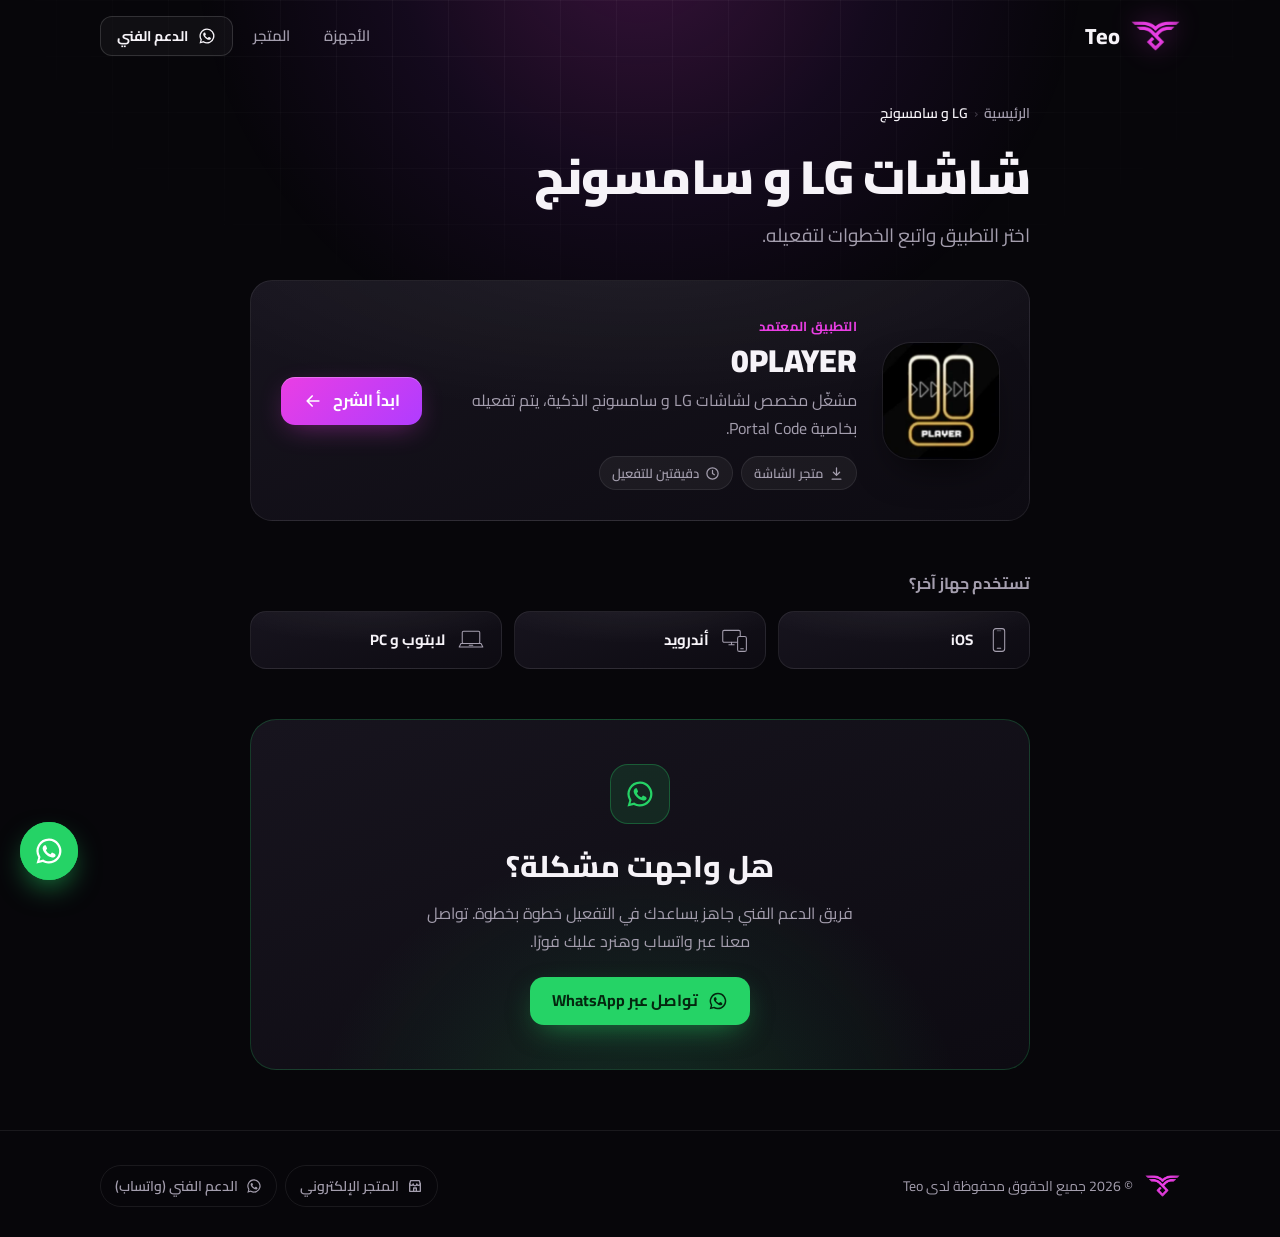
<file: webos.html>
<!DOCTYPE html>
<html lang="ar" dir="rtl">
<head>
<meta charset="utf-8">
<meta name="viewport" content="width=device-width, initial-scale=1, viewport-fit=cover">
<title>شاشات LG و سامسونج — Teo</title>
<meta name="description" content="تطبيقات شاشات LG و سامسونج وطريقة تفعيلها مع Teo.">
<meta name="theme-color" content="#07060a">
<meta property="og:type" content="website">
<meta property="og:title" content="شاشات LG و سامسونج — Teo">
<meta property="og:description" content="تطبيقات شاشات LG و سامسونج وطريقة تفعيلها مع Teo.">
<meta property="og:image" content="/assets/img/og.png">
<meta name="twitter:card" content="summary_large_image">
<link rel="icon" type="image/png" href="assets/img/favicon-48.png">
<link rel="apple-touch-icon" href="assets/img/apple-touch-icon.png">
<link rel="preload" href="assets/fonts/cairo-arabic.woff2" as="font" type="font/woff2" crossorigin>
<link rel="preload" href="assets/img/logo.webp" as="image" fetchpriority="high">
<link rel="stylesheet" href="assets/css/style.css?v=4">
</head>
<body>
<div class="bg-fx" aria-hidden="true"></div>
<header class="site-header">
  <div class="container header-inner">
    <a class="brand" href="index.html" aria-label="Teo — الرئيسية">
      <img src="assets/img/logo.webp" alt="Teo" width="48" height="30">
      <span class="brand-name">Teo</span>
    </a>
    <nav class="nav">
      <a class="nav-link" href="index.html#devices">الأجهزة</a>
      <a class="nav-link" data-link="store" href="#">المتجر</a>
      <a class="btn btn-ghost btn-sm" data-link="whatsapp" href="#"><svg viewBox="0 0 24 24" fill="currentColor"><path d="M12 2a10 10 0 00-8.6 15.1L2 22l5-1.3A10 10 0 1012 2zm0 18.2c-1.5 0-3-.4-4.3-1.2l-.3-.2-3 .8.8-2.9-.2-.3A8.2 8.2 0 1112 20.2zm4.5-6.1c-.2-.1-1.5-.7-1.7-.8-.2-.1-.4-.1-.6.1l-.8 1c-.1.2-.3.2-.5.1-.7-.3-1.4-.7-2-1.2-.5-.5-1-1.1-1.3-1.7-.1-.2 0-.4.1-.5l.4-.5.3-.4v-.5l-.8-1.9c-.2-.5-.4-.4-.6-.4h-.5a1 1 0 00-.7.3c-.6.6-.9 1.4-.9 2.2.1 1 .5 2 1.1 2.8 1.2 1.7 2.7 3 4.5 3.8.5.2 1 .4 1.4.5.6.2 1.2.1 1.7.1.6-.1 1.2-.5 1.5-1 .2-.4.2-.9.1-1.2l-.4-.3z"/></svg><span>الدعم الفني</span></a>
    </nav>
  </div>
</header>
<main>

<div class="container container-narrow">
  <section class="page-head">
    <nav class="crumbs" aria-label="مسار الصفحة"><a href="index.html">الرئيسية</a><span class="sep">‹</span><span class="current">LG و سامسونج</span></nav>
    <h1 class="h1">شاشات LG و سامسونج</h1>
    <p class="lead">اختر التطبيق واتبع الخطوات لتفعيله.</p>
  </section>
  <div class="app-list">
    <a class="card card-link app-card" href="guide-0player.html">
      <img class="app-icon" src="assets/img/app-0player.webp" alt="0PLAYER" width="116" height="116">
      <div class="app-info">
        <span class="kicker">التطبيق المعتمد</span>
        <h2>0PLAYER</h2>
        <p>مشغّل مخصص لشاشات LG و سامسونج الذكية، يتم تفعيله بخاصية Portal Code.</p>
        <div class="meta">
          <span class="chip"><svg viewBox="0 0 24 24" fill="none" stroke="currentColor" stroke-width="2" stroke-linecap="round" stroke-linejoin="round"><path d="M12 3v12M7 10l5 5 5-5"/><path d="M5 21h14"/></svg>متجر الشاشة</span>
          <span class="chip"><svg viewBox="0 0 24 24" fill="none" stroke="currentColor" stroke-width="2" stroke-linecap="round" stroke-linejoin="round"><circle cx="12" cy="12" r="9"/><path d="M12 7v5l3 2"/></svg>دقيقتين للتفعيل</span>
        </div>
      </div>
      <span class="btn btn-primary">ابدأ الشرح<svg viewBox="0 0 24 24" fill="none" stroke="currentColor" stroke-width="2" stroke-linecap="round" stroke-linejoin="round"><path d="M19 12H5M11 18l-6-6 6-6"/></svg></span>
    </a>
  </div>
  <section class="others reveal">
    <h3>تستخدم جهاز آخر؟</h3>
    <div class="others-row"><a class="card card-link mini-card" href="ios.html"><svg viewBox="0 0 64 64" fill="none" stroke="currentColor" stroke-width="2.4" stroke-linecap="round" stroke-linejoin="round"><rect x="19" y="6" width="26" height="52" rx="6"/><path d="M28 51h8"/><path d="M28 11h8" opacity=".5"/></svg><span>iOS</span></a><a class="card card-link mini-card" href="android.html"><svg viewBox="0 0 64 64" fill="none" stroke="currentColor" stroke-width="2.4" stroke-linecap="round" stroke-linejoin="round"><rect x="4" y="10" width="40" height="27" rx="3"/><path d="M18 43h12M24 37v6"/><rect x="38" y="24" width="20" height="34" rx="4" fill="#0d0b12"/><path d="M45 52h6"/></svg><span>أندرويد</span></a><a class="card card-link mini-card" href="pc.html"><svg viewBox="0 0 64 64" fill="none" stroke="currentColor" stroke-width="2.4" stroke-linecap="round" stroke-linejoin="round"><rect x="12" y="12" width="40" height="28" rx="3"/><path d="M5 48h54l-4-8H9z"/><path d="M28 44h8"/></svg><span>لابتوب و PC</span></a></div>
  </section>
  <section class="support reveal">
  <div class="ic"><svg viewBox="0 0 24 24" fill="currentColor"><path d="M12 2a10 10 0 00-8.6 15.1L2 22l5-1.3A10 10 0 1012 2zm0 18.2c-1.5 0-3-.4-4.3-1.2l-.3-.2-3 .8.8-2.9-.2-.3A8.2 8.2 0 1112 20.2zm4.5-6.1c-.2-.1-1.5-.7-1.7-.8-.2-.1-.4-.1-.6.1l-.8 1c-.1.2-.3.2-.5.1-.7-.3-1.4-.7-2-1.2-.5-.5-1-1.1-1.3-1.7-.1-.2 0-.4.1-.5l.4-.5.3-.4v-.5l-.8-1.9c-.2-.5-.4-.4-.6-.4h-.5a1 1 0 00-.7.3c-.6.6-.9 1.4-.9 2.2.1 1 .5 2 1.1 2.8 1.2 1.7 2.7 3 4.5 3.8.5.2 1 .4 1.4.5.6.2 1.2.1 1.7.1.6-.1 1.2-.5 1.5-1 .2-.4.2-.9.1-1.2l-.4-.3z"/></svg></div>
  <h2>هل واجهت مشكلة؟</h2>
  <p>فريق الدعم الفني جاهز يساعدك في التفعيل خطوة بخطوة. تواصل معنا عبر واتساب وهنرد عليك فورًا.</p>
  <a class="btn btn-wa" data-link="whatsapp" href="#"><svg viewBox="0 0 24 24" fill="currentColor"><path d="M12 2a10 10 0 00-8.6 15.1L2 22l5-1.3A10 10 0 1012 2zm0 18.2c-1.5 0-3-.4-4.3-1.2l-.3-.2-3 .8.8-2.9-.2-.3A8.2 8.2 0 1112 20.2zm4.5-6.1c-.2-.1-1.5-.7-1.7-.8-.2-.1-.4-.1-.6.1l-.8 1c-.1.2-.3.2-.5.1-.7-.3-1.4-.7-2-1.2-.5-.5-1-1.1-1.3-1.7-.1-.2 0-.4.1-.5l.4-.5.3-.4v-.5l-.8-1.9c-.2-.5-.4-.4-.6-.4h-.5a1 1 0 00-.7.3c-.6.6-.9 1.4-.9 2.2.1 1 .5 2 1.1 2.8 1.2 1.7 2.7 3 4.5 3.8.5.2 1 .4 1.4.5.6.2 1.2.1 1.7.1.6-.1 1.2-.5 1.5-1 .2-.4.2-.9.1-1.2l-.4-.3z"/></svg><span>تواصل عبر WhatsApp</span></a>
</section>

</div>
</main>
<footer class="site-footer">
  <div class="container footer-inner">
    <div class="footer-brand">
      <img src="assets/img/logo.webp" alt="" width="35" height="22">
      <span>© <span data-year></span> جميع الحقوق محفوظة لدى <span data-cfg="brand">Teo</span></span>
    </div>
    <div class="footer-links">
      <a data-link="store" href="#"><svg viewBox="0 0 24 24" fill="none" stroke="currentColor" stroke-width="2" stroke-linecap="round" stroke-linejoin="round"><path d="M4 9l1.5-5h13L20 9"/><path d="M4 9v11h16V9"/><path d="M4 9a2.7 2.7 0 005.3 0 2.7 2.7 0 005.4 0 2.7 2.7 0 005.3 0"/><path d="M10 20v-5h4v5"/></svg>المتجر الإلكتروني</a>
      <a data-link="whatsapp" href="#"><svg viewBox="0 0 24 24" fill="currentColor"><path d="M12 2a10 10 0 00-8.6 15.1L2 22l5-1.3A10 10 0 1012 2zm0 18.2c-1.5 0-3-.4-4.3-1.2l-.3-.2-3 .8.8-2.9-.2-.3A8.2 8.2 0 1112 20.2zm4.5-6.1c-.2-.1-1.5-.7-1.7-.8-.2-.1-.4-.1-.6.1l-.8 1c-.1.2-.3.2-.5.1-.7-.3-1.4-.7-2-1.2-.5-.5-1-1.1-1.3-1.7-.1-.2 0-.4.1-.5l.4-.5.3-.4v-.5l-.8-1.9c-.2-.5-.4-.4-.6-.4h-.5a1 1 0 00-.7.3c-.6.6-.9 1.4-.9 2.2.1 1 .5 2 1.1 2.8 1.2 1.7 2.7 3 4.5 3.8.5.2 1 .4 1.4.5.6.2 1.2.1 1.7.1.6-.1 1.2-.5 1.5-1 .2-.4.2-.9.1-1.2l-.4-.3z"/></svg>الدعم الفني (واتساب)</a>
    </div>
  </div>
</footer>
<a class="wa-float" data-link="whatsapp" href="#" aria-label="تواصل معنا عبر واتساب"><svg viewBox="0 0 24 24" fill="currentColor"><path d="M12 2a10 10 0 00-8.6 15.1L2 22l5-1.3A10 10 0 1012 2zm0 18.2c-1.5 0-3-.4-4.3-1.2l-.3-.2-3 .8.8-2.9-.2-.3A8.2 8.2 0 1112 20.2zm4.5-6.1c-.2-.1-1.5-.7-1.7-.8-.2-.1-.4-.1-.6.1l-.8 1c-.1.2-.3.2-.5.1-.7-.3-1.4-.7-2-1.2-.5-.5-1-1.1-1.3-1.7-.1-.2 0-.4.1-.5l.4-.5.3-.4v-.5l-.8-1.9c-.2-.5-.4-.4-.6-.4h-.5a1 1 0 00-.7.3c-.6.6-.9 1.4-.9 2.2.1 1 .5 2 1.1 2.8 1.2 1.7 2.7 3 4.5 3.8.5.2 1 .4 1.4.5.6.2 1.2.1 1.7.1.6-.1 1.2-.5 1.5-1 .2-.4.2-.9.1-1.2l-.4-.3z"/></svg></a>
<script src="assets/js/config.js?v=4" defer></script>
<script src="assets/js/main.js?v=4" defer></script>
</body>
</html>
</file>
<file: assets/css/style.css>
@font-face {
  font-family: "Cairo";
  font-style: normal;
  font-display: swap;
  font-weight: 200 1000;
  src: url("../fonts/cairo-arabic.woff2") format("woff2"),
       url("https://cdn.jsdelivr.net/npm/@fontsource-variable/cairo@5.3.0/files/cairo-arabic-wght-normal.woff2") format("woff2");
  unicode-range: U+0600-06FF, U+0750-077F, U+0870-088E, U+0890-0891, U+0897-08E1, U+08E3-08FF, U+200C-200E, U+2010-2011, U+204F, U+2E41, U+FB50-FDFF, U+FE70-FE74, U+FE76-FEFC;
}
@font-face {
  font-family: "Cairo";
  font-style: normal;
  font-display: swap;
  font-weight: 200 1000;
  src: url("../fonts/cairo-latin.woff2") format("woff2"),
       url("https://cdn.jsdelivr.net/npm/@fontsource-variable/cairo@5.3.0/files/cairo-latin-wght-normal.woff2") format("woff2");
  unicode-range: U+0000-00FF, U+0131, U+0152-0153, U+02BB-02BC, U+02C6, U+02DA, U+02DC, U+0304, U+0308, U+0329, U+2000-206F, U+20AC, U+2122, U+2191, U+2193, U+2212, U+2215, U+FEFF, U+FFFD;
}
/* =========================================================
   Teo — دليل تفعيل التطبيقات
   ========================================================= */
:root {
  --bg: #07060a;
  --bg-2: #0d0b12;
  --surface: #121017;
  --surface-2: #17141e;
  --line: rgba(255, 255, 255, 0.08);
  --line-2: rgba(255, 255, 255, 0.14);
  --text: #f6f3f8;
  --muted: #a49eae;
  --dim: #6f6878;
  --accent: #ea3ee4;
  --accent-2: #b03cff;
  --accent-soft: rgba(234, 62, 228, 0.14);
  --accent-glow: rgba(234, 62, 228, 0.45);
  --wa: #25d366;
  --radius: 22px;
  --radius-sm: 14px;
  --max: 1120px;
  --ease: cubic-bezier(.2, .7, .2, 1);
}

*, *::before, *::after { box-sizing: border-box; }
html { -webkit-text-size-adjust: 100%; scroll-behavior: smooth; }
body {
  margin: 0;
  font-family: "Cairo", system-ui, -apple-system, "Segoe UI", Tahoma, sans-serif;
  background: var(--bg);
  color: var(--text);
  line-height: 1.75;
  font-size: 16px;
  min-height: 100vh;
  display: flex;
  flex-direction: column;
  overflow-x: hidden;
  -webkit-font-smoothing: antialiased;
}
img { max-width: 100%; height: auto; display: block; }
a { color: inherit; text-decoration: none; }
button { font: inherit; color: inherit; cursor: pointer; border: 0; background: none; }
::selection { background: var(--accent); color: #fff; }

/* خلفية بتوهج البراند */
.bg-fx {
  position: fixed; inset: 0; z-index: -1; pointer-events: none; overflow: hidden;
}
.bg-fx::before {
  content: ""; position: absolute; width: 900px; height: 900px; border-radius: 50%;
  top: -520px; left: 50%; transform: translateX(-50%);
  background: radial-gradient(closest-side, rgba(234, 62, 228, .22), rgba(176, 60, 255, .08) 55%, transparent);
}
.bg-fx::after {
  content: ""; position: absolute; inset: 0;
  background-image:
    linear-gradient(rgba(255,255,255,.035) 1px, transparent 1px),
    linear-gradient(90deg, rgba(255,255,255,.035) 1px, transparent 1px);
  background-size: 56px 56px;
  -webkit-mask-image: radial-gradient(ellipse 70% 50% at 50% 0%, #000 30%, transparent 75%);
          mask-image: radial-gradient(ellipse 70% 50% at 50% 0%, #000 30%, transparent 75%);
}

.container { width: 100%; max-width: var(--max); margin-inline: auto; padding-inline: 20px; }
.container-narrow { max-width: 820px; }
main { flex: 1; }

/* ---------- الهيدر ---------- */
.site-header {
  position: sticky; top: 0; z-index: 50;
  transition: background .3s var(--ease), border-color .3s var(--ease);
  border-bottom: 1px solid transparent;
}
.site-header.is-scrolled {
  background: rgba(7, 6, 10, .72);
  -webkit-backdrop-filter: blur(16px) saturate(140%);
          backdrop-filter: blur(16px) saturate(140%);
  border-bottom-color: var(--line);
}
.header-inner { display: flex; align-items: center; justify-content: space-between; height: 72px; gap: 16px; }
.brand { display: inline-flex; align-items: center; gap: 10px; }
.brand img { height: 30px; width: auto; filter: drop-shadow(0 0 14px rgba(234, 62, 228, .45)); }
.brand-name { font-weight: 800; font-size: 22px; letter-spacing: .5px; font-family: "Cairo", sans-serif; }
.nav { display: flex; align-items: center; gap: 6px; }
.nav a.nav-link {
  padding: 8px 14px; border-radius: 999px; color: var(--muted); font-weight: 600; font-size: 15px;
  transition: color .2s, background .2s;
}
.nav a.nav-link:hover { color: var(--text); background: rgba(255,255,255,.05); }

/* ---------- الأزرار ---------- */
.btn {
  display: inline-flex; align-items: center; justify-content: center; gap: 10px;
  min-height: 48px; padding: 10px 22px; border-radius: 14px;
  font-weight: 700; font-size: 16px; line-height: 1.2; white-space: nowrap;
  transition: transform .2s var(--ease), box-shadow .25s var(--ease), background .2s, border-color .2s;
}
.btn svg { width: 20px; height: 20px; flex: none; }
.btn:active { transform: scale(.98); }
.btn-primary {
  background: linear-gradient(135deg, var(--accent), var(--accent-2));
  color: #fff;
  box-shadow: 0 8px 28px -8px var(--accent-glow), inset 0 1px 0 rgba(255,255,255,.25);
}
.btn-primary:hover { box-shadow: 0 12px 36px -8px var(--accent-glow), inset 0 1px 0 rgba(255,255,255,.25); transform: translateY(-1px); }
.btn-ghost { background: rgba(255,255,255,.04); border: 1px solid var(--line-2); color: var(--text); }
.btn-ghost:hover { border-color: rgba(234, 62, 228, .55); background: var(--accent-soft); }
.btn-wa { background: var(--wa); color: #04260f; box-shadow: 0 10px 30px -10px rgba(37, 211, 102, .6); }
.btn-wa:hover { transform: translateY(-1px); box-shadow: 0 14px 36px -10px rgba(37, 211, 102, .7); }
.btn-sm { min-height: 40px; padding: 8px 16px; font-size: 14px; border-radius: 12px; }
.btn-sm svg { width: 18px; height: 18px; }

/* ---------- عناوين الصفحات ---------- */
.hero { text-align: center; padding-block: 56px 40px; }
.hero-logo {
  width: 112px; margin: 0 auto 28px;
  filter: drop-shadow(0 0 32px rgba(234, 62, 228, .55));
  animation: float 6s ease-in-out infinite;
}
@keyframes float { 50% { transform: translateY(-6px); } }
.eyebrow {
  display: inline-flex; align-items: center; gap: 8px;
  padding: 6px 14px; border-radius: 999px; font-size: 13px; font-weight: 700;
  color: #f5c9f3; background: var(--accent-soft); border: 1px solid rgba(234, 62, 228, .3);
  margin-bottom: 18px;
}
.eyebrow .dot { width: 7px; height: 7px; border-radius: 50%; background: var(--accent); box-shadow: 0 0 10px var(--accent); }
.h1 {
  font-size: clamp(34px, 6vw, 60px); font-weight: 900; line-height: 1.2; margin: 0 0 14px; letter-spacing: -.5px;
}
.h1 .grad {
  background: linear-gradient(90deg, #ff8cf9, var(--accent) 45%, var(--accent-2));
  -webkit-background-clip: text; background-clip: text; color: transparent;
}
.lead { color: var(--muted); font-size: clamp(16px, 2.2vw, 19px); max-width: 560px; margin: 0 auto; }

.page-head { padding-block: 28px; }
.page-head .h1 { font-size: clamp(30px, 5vw, 48px); }
.page-head .lead { margin: 0; }
.page-head.center { text-align: center; }
.page-head.center .lead { margin-inline: auto; }

.crumbs {
  display: flex; align-items: center; flex-wrap: wrap; gap: 6px;
  font-size: 14px; color: var(--dim); margin-bottom: 22px; font-weight: 600;
}
.crumbs a { color: var(--muted); transition: color .2s; }
.crumbs a:hover { color: var(--accent); }
.crumbs .sep { opacity: .5; }
.crumbs .current { color: var(--text); }

/* ---------- كروت الأجهزة ---------- */
.device-grid { display: grid; grid-template-columns: repeat(2, 1fr); gap: 18px; padding-bottom: 24px; }
.card {
  position: relative; border-radius: var(--radius);
  background:
    radial-gradient(120% 140% at 50% -20%, rgba(255,255,255,.06), transparent 55%),
    linear-gradient(160deg, var(--surface-2), var(--bg-2));
  border: 1px solid var(--line);
  isolation: isolate;
}
.card-link { transition: transform .35s var(--ease), border-color .35s var(--ease), box-shadow .35s var(--ease); }
.card-link::before {
  content: ""; position: absolute; inset: -1px; border-radius: inherit; padding: 1px; z-index: -1;
  background: linear-gradient(140deg, var(--accent), transparent 40%, transparent 60%, var(--accent-2));
  -webkit-mask: linear-gradient(#000 0 0) content-box, linear-gradient(#000 0 0);
  -webkit-mask-composite: xor; mask-composite: exclude;
  opacity: 0; transition: opacity .35s var(--ease);
}
.card-link::after {
  content: ""; position: absolute; inset: 0; border-radius: inherit; z-index: -1;
  background: radial-gradient(60% 80% at 50% 120%, rgba(234, 62, 228, .22), transparent 70%);
  opacity: 0; transition: opacity .35s var(--ease);
}
.card-link:hover, .card-link:focus-visible {
  transform: translateY(-4px); border-color: transparent;
  box-shadow: 0 24px 60px -24px rgba(234, 62, 228, .45);
}
.card-link:hover::before, .card-link:hover::after,
.card-link:focus-visible::before, .card-link:focus-visible::after { opacity: 1; }
.card-link:focus-visible { outline: none; }

.device-card { display: flex; align-items: center; gap: 22px; padding: 28px; min-height: 168px; }
.device-icon {
  flex: none; width: 92px; height: 92px; border-radius: 22px; display: grid; place-items: center;
  background: linear-gradient(160deg, rgba(255,255,255,.06), rgba(255,255,255,.01));
  border: 1px solid var(--line);
  transition: border-color .35s, background .35s;
}
.device-icon svg { width: 54px; height: 54px; color: #fff; }
.card-link:hover .device-icon { border-color: rgba(234, 62, 228, .45); background: var(--accent-soft); }
.card-link:hover .device-icon svg { color: #ffd6fd; }
.device-text { flex: 1; min-width: 0; }
.device-text h2 { margin: 0 0 4px; font-size: 22px; font-weight: 800; line-height: 1.4; }
.device-text p { margin: 0; color: var(--muted); font-size: 15px; }
.device-text .apps-tag {
  display: inline-flex; align-items: center; gap: 6px; margin-top: 10px;
  font-size: 13px; font-weight: 700; color: var(--muted);
}
.device-text .apps-tag img { width: 22px; height: 22px; border-radius: 6px; }
.go {
  flex: none; width: 44px; height: 44px; border-radius: 50%; display: grid; place-items: center;
  border: 1px solid var(--line-2); color: var(--muted);
  transition: background .3s, color .3s, transform .35s var(--ease), border-color .3s;
}
.go svg { width: 20px; height: 20px; }
.card-link:hover .go { background: var(--accent); border-color: var(--accent); color: #fff; transform: translateX(-4px); }

/* ---------- خطوات (الرئيسية) ---------- */
.section { padding-block: 40px; }
.section-title { text-align: center; font-size: clamp(24px, 3.4vw, 32px); font-weight: 800; margin: 0 0 8px; }
.section-sub { text-align: center; color: var(--muted); margin: 0 0 30px; }
.how { display: grid; grid-template-columns: repeat(3, 1fr); gap: 16px; counter-reset: how; }
.how-item { padding: 26px 24px; }
.how-item .n {
  width: 42px; height: 42px; border-radius: 12px; display: grid; place-items: center;
  font-weight: 900; font-size: 18px; color: #fff; margin-bottom: 14px;
  background: linear-gradient(135deg, var(--accent), var(--accent-2));
  box-shadow: 0 8px 20px -8px var(--accent-glow);
}
.how-item h3 { margin: 0 0 4px; font-size: 18px; font-weight: 800; }
.how-item p { margin: 0; color: var(--muted); font-size: 15px; }

/* ---------- كروت التطبيقات (صفحات الأجهزة) ---------- */
.app-list { display: grid; gap: 18px; padding-bottom: 20px; }
.app-card { display: flex; align-items: center; gap: 26px; padding: 30px; }
.app-icon {
  flex: none; width: 116px; height: 116px; border-radius: 28px;
  box-shadow: 0 18px 40px -16px rgba(0,0,0,.8), 0 0 0 1px rgba(255,255,255,.08);
}
.app-info { flex: 1; min-width: 0; }
.app-info .kicker { font-size: 13px; font-weight: 700; color: var(--accent); letter-spacing: .3px; }
.app-info h2 { margin: 2px 0 6px; font-size: 32px; font-weight: 900; line-height: 1.2; direction: ltr; text-align: right; }
.app-info p { margin: 0 0 14px; color: var(--muted); }
.meta { display: flex; flex-wrap: wrap; gap: 8px; }
.chip {
  display: inline-flex; align-items: center; gap: 6px;
  padding: 5px 12px; border-radius: 999px; font-size: 13px; font-weight: 600;
  background: rgba(255,255,255,.05); border: 1px solid var(--line); color: var(--muted);
}
.chip svg { width: 15px; height: 15px; }
.app-card .btn { flex: none; }

.others { padding: 28px 0 10px; }
.others h3 { font-size: 16px; color: var(--muted); font-weight: 700; margin: 0 0 14px; }
.others-row { display: grid; grid-template-columns: repeat(3, 1fr); gap: 12px; }
.mini-card { display: flex; align-items: center; gap: 12px; padding: 14px 16px; border-radius: 16px; }
.mini-card svg { width: 28px; height: 28px; flex: none; color: var(--muted); transition: color .3s; }
.mini-card span { font-weight: 700; font-size: 15px; }
.mini-card:hover svg { color: var(--accent); }

/* ---------- صفحة الشرح ---------- */
.guide-head { display: flex; align-items: center; gap: 22px; padding: 28px 0 10px; }
.guide-head .app-icon { width: 96px; height: 96px; border-radius: 24px; }
.guide-head .h1 { font-size: clamp(28px, 4.6vw, 44px); margin-bottom: 4px; }
.guide-head .h1 .ltr { direction: ltr; unicode-bidi: isolate; }
.guide-head .lead { margin: 0 0 12px; }

.steps { position: relative; padding: 30px 0 10px; }
.step { position: relative; display: grid; grid-template-columns: 56px 1fr; gap: 22px; padding-bottom: 46px; }
.step:last-child { padding-bottom: 10px; }
.step::before {
  content: ""; position: absolute; top: 60px; bottom: 6px; right: 27px; width: 2px;
  background: linear-gradient(var(--accent), rgba(176, 60, 255, .25) 40%, var(--line) 80%);
  border-radius: 2px;
}
.step:last-child::before { display: none; }
.step-num {
  position: relative; width: 56px; height: 56px; border-radius: 18px; display: grid; place-items: center;
  background: linear-gradient(160deg, #1d1724, #120f17); border: 1px solid rgba(234, 62, 228, .4);
  box-shadow: 0 0 0 6px var(--bg), 0 10px 30px -10px var(--accent-glow);
  color: #fff;
}
.step-num svg { width: 26px; height: 26px; color: var(--accent); }
.step-num b {
  position: absolute; top: -8px; left: -8px; min-width: 24px; height: 24px; border-radius: 999px; padding: 0 6px;
  display: grid; place-items: center; font-size: 12px; font-weight: 900;
  background: linear-gradient(135deg, var(--accent), var(--accent-2)); color: #fff;
}
.step-body { min-width: 0; padding-top: 4px; }
.step-title { margin: 0 0 6px; font-size: clamp(22px, 3vw, 28px); font-weight: 800; line-height: 1.4; }
.step-desc { margin: 0 0 18px; color: var(--muted); font-size: 16px; }
.step-actions { display: flex; flex-wrap: wrap; gap: 10px; margin-bottom: 22px; }

.instr { list-style: none; margin: 0 0 22px; padding: 0; display: grid; gap: 10px; counter-reset: ins; }
.instr li {
  position: relative; padding: 14px 54px 14px 16px; border-radius: 14px;
  background: rgba(255,255,255,.025); border: 1px solid var(--line); color: #e6e1ea;
  counter-increment: ins;
}
.instr li::before {
  content: counter(ins); position: absolute; right: 14px; top: 13px;
  width: 28px; height: 28px; border-radius: 9px; display: grid; place-items: center;
  font-weight: 800; font-size: 14px; color: var(--accent); background: var(--accent-soft);
}
.instr li strong { color: #fff; }
.kbd {
  display: inline-block; direction: ltr; unicode-bidi: isolate;
  padding: 1px 9px; border-radius: 7px; font-family: ui-monospace, "SF Mono", Menlo, Consolas, monospace;
  font-size: .9em; font-weight: 700; color: #fff;
  background: rgba(255,255,255,.08); border: 1px solid var(--line-2); border-bottom-width: 2px;
}
.hl { color: #ff9cf9; font-weight: 800; }

/* بوكس الكود */
.code-box {
  display: flex; align-items: center; justify-content: space-between; gap: 16px; flex-wrap: wrap;
  padding: 20px 22px; margin: 0 0 22px; border-radius: 18px;
  background:
    radial-gradient(80% 140% at 100% 0%, rgba(234, 62, 228, .18), transparent 60%),
    linear-gradient(160deg, #1a1420, #100d15);
  border: 1px solid rgba(234, 62, 228, .35);
  box-shadow: 0 20px 50px -30px var(--accent-glow);
}
.code-box .label { font-size: 14px; color: var(--muted); font-weight: 700; margin-bottom: 2px; }
.code-box .code {
  direction: ltr; font-family: ui-monospace, "SF Mono", Menlo, Consolas, monospace;
  font-size: clamp(30px, 6vw, 42px); font-weight: 800; letter-spacing: 2px; line-height: 1.2; color: #fff;
  text-shadow: 0 0 24px rgba(234, 62, 228, .5);
}
.url-box .code { font-size: clamp(14px, 2.6vw, 18px); letter-spacing: 0; word-break: break-all; text-shadow: none; font-weight: 600; }
.url-box .code-main { min-width: 0; flex: 1 1 260px; }
.copy-btn.is-copied { background: rgba(37, 211, 102, .15); border-color: rgba(37, 211, 102, .6); color: #b6f5cd; }

.note {
  display: flex; gap: 12px; align-items: flex-start;
  padding: 14px 16px; margin: 0 0 22px; border-radius: 14px; font-size: 15px;
  background: rgba(255, 190, 60, .06); border: 1px solid rgba(255, 190, 60, .25); color: #f3dcae;
}
.note svg { width: 20px; height: 20px; flex: none; margin-top: 3px; color: #ffbe3c; }

.shot-caption { text-align: center; color: var(--dim); font-size: 13px; margin: 12px 0 0; }
.shots { display: grid; gap: 26px; }

/* ---------- الدعم ---------- */
.support {
  position: relative; overflow: hidden; text-align: center;
  padding: 44px 28px; margin: 40px 0 10px; border-radius: 26px;
  background:
    radial-gradient(60% 120% at 50% 120%, rgba(37, 211, 102, .16), transparent 70%),
    linear-gradient(160deg, var(--surface-2), var(--bg-2));
  border: 1px solid rgba(37, 211, 102, .22);
}
.support .ic {
  width: 60px; height: 60px; margin: 0 auto 16px; border-radius: 18px; display: grid; place-items: center;
  background: rgba(37, 211, 102, .12); border: 1px solid rgba(37, 211, 102, .3); color: var(--wa);
}
.support .ic svg { width: 30px; height: 30px; }
.support h2 { margin: 0 0 6px; font-size: clamp(24px, 3.4vw, 30px); font-weight: 800; }
.support p { margin: 0 auto 22px; color: var(--muted); max-width: 440px; }

/* ---------- الفوتر ---------- */
.site-footer { margin-top: 50px; border-top: 1px solid var(--line); padding: 34px 0 30px; }
.footer-inner { display: flex; align-items: center; justify-content: space-between; gap: 20px; flex-wrap: wrap; }
.footer-brand { display: flex; align-items: center; gap: 12px; color: var(--muted); font-size: 14px; }
.footer-brand img { height: 22px; }
.footer-links { display: flex; gap: 8px; flex-wrap: wrap; }
.footer-links a {
  display: inline-flex; align-items: center; gap: 8px; padding: 8px 14px; border-radius: 999px;
  font-size: 14px; font-weight: 600; color: var(--muted); border: 1px solid var(--line);
  transition: color .2s, border-color .2s, background .2s;
}
.footer-links a svg { width: 16px; height: 16px; }
.footer-links a:hover { color: var(--text); border-color: rgba(234, 62, 228, .45); background: var(--accent-soft); }

/* زر واتساب عائم */
.wa-float {
  position: fixed; left: 20px; bottom: 20px; z-index: 60;
  width: 58px; height: 58px; border-radius: 50%; display: grid; place-items: center;
  background: var(--wa); color: #fff; box-shadow: 0 12px 30px -8px rgba(37, 211, 102, .7);
  transition: transform .25s var(--ease);
}
.wa-float svg { width: 30px; height: 30px; }
.wa-float:hover { transform: scale(1.07); }
.wa-float::after {
  content: ""; position: absolute; inset: 0; border-radius: 50%; border: 2px solid var(--wa);
  animation: ping 2.4s var(--ease) infinite;
}
@keyframes ping { 0% { transform: scale(1); opacity: .7; } 80%, 100% { transform: scale(1.6); opacity: 0; } }

/* ظهور */
.reveal { opacity: 0; transform: translateY(18px); transition: opacity .7s var(--ease), transform .7s var(--ease); }
.reveal.in { opacity: 1; transform: none; }
.reveal.d1 { transition-delay: .06s; } .reveal.d2 { transition-delay: .12s; } .reveal.d3 { transition-delay: .18s; }
@media (prefers-reduced-motion: reduce) {
  *, *::before, *::after { animation: none !important; transition: none !important; }
  .reveal { opacity: 1; transform: none; }
}

/* =========================================================
   الشاشات التوضيحية (Mockups)
   ========================================================= */
.mock-wrap { display: flex; justify-content: center; }
.mock { direction: ltr; font-family: "Cairo", system-ui, sans-serif; }

/* موبايل */
.phone {
  width: min(290px, 78vw); aspect-ratio: 9 / 17.5; border-radius: 44px; padding: 10px;
  background: linear-gradient(160deg, #2a2530, #121016);
  box-shadow: 0 0 0 1px rgba(255,255,255,.1), 0 40px 80px -30px rgba(0,0,0,.9), 0 0 80px -30px var(--accent-glow);
  position: relative;
}
.phone .screen { border-radius: 35px; }
.phone .island {
  position: absolute; top: 20px; left: 50%; transform: translateX(-50%);
  width: 30%; height: 22px; border-radius: 20px; background: #000; z-index: 3;
}
/* شاشة تلفزيون */
.tv { width: 100%; max-width: 620px; }
.tv .bezel {
  padding: 10px; border-radius: 16px; background: linear-gradient(#1d1a22, #0c0b0f);
  box-shadow: 0 0 0 1px rgba(255,255,255,.08), 0 40px 80px -30px rgba(0,0,0,.9), 0 0 90px -40px var(--accent-glow);
}
.tv .screen { aspect-ratio: 16 / 9; border-radius: 8px; }
.tv .stand { width: 22%; height: 14px; margin: 0 auto; background: linear-gradient(#16141a, #0b0a0d); clip-path: polygon(12% 0, 88% 0, 100% 100%, 0 100%); }
.tv .base { width: 34%; height: 6px; margin: 0 auto; border-radius: 4px; background: #1a171f; }
/* لابتوب */
.laptop { width: 100%; max-width: 660px; }
.laptop .lid {
  padding: 12px 12px 14px; border-radius: 16px 16px 4px 4px; background: linear-gradient(#232028, #121016);
  box-shadow: 0 0 0 1px rgba(255,255,255,.09), 0 0 90px -40px var(--accent-glow);
}
.laptop .screen { aspect-ratio: 16 / 10; border-radius: 6px; }
.laptop .deck {
  height: 14px; margin: 0 -5%; border-radius: 0 0 14px 14px;
  background: linear-gradient(#2c2832, #141217); box-shadow: 0 30px 50px -20px rgba(0,0,0,.9);
  position: relative;
}
.laptop .deck::before { content: ""; position: absolute; top: 0; left: 50%; transform: translateX(-50%); width: 16%; height: 5px; border-radius: 0 0 6px 6px; background: #0d0c10; }

.screen {
  position: relative; overflow: hidden; height: 100%; width: 100%;
  container-type: inline-size; background: #0b0a0e; color: #fff;
}

/* أدوات مشتركة داخل الشاشات (cqw = نسبة من عرض الشاشة) */
.hot { position: relative; }
.hot::after {
  content: ""; position: absolute; inset: -1.4cqw; border-radius: inherit;
  border: .5cqw solid var(--accent); box-shadow: 0 0 2.4cqw var(--accent-glow);
  animation: pulse 1.8s var(--ease) infinite; pointer-events: none;
}
@keyframes pulse { 0%, 100% { opacity: 1; transform: scale(1); } 50% { opacity: .55; transform: scale(1.03); } }
.tag {
  position: absolute; z-index: 5; white-space: nowrap; direction: rtl;
  padding: .8cqw 2.2cqw; border-radius: 99px; font-weight: 800; font-size: 2.6cqw; line-height: 1.5;
  background: var(--accent); color: #fff; box-shadow: 0 1cqw 3cqw -1cqw var(--accent-glow);
}
.phone .tag { font-size: 4.6cqw; padding: 1.2cqw 3.6cqw; }

/* App Store */
.m-store { padding: 22cqw 6cqw 6cqw; height: 100%; background: #000; }
.m-store .top { display: flex; gap: 4.5cqw; align-items: center; }
.m-store .ic { width: 28cqw; height: 28cqw; border-radius: 6.5cqw; box-shadow: 0 0 0 .3cqw rgba(255,255,255,.12); }
.m-store .t1 { font-size: 5.6cqw; font-weight: 700; line-height: 1.25; }
.m-store .t2 { font-size: 3.8cqw; color: #8e8e93; margin: 1cqw 0 3cqw; }
.m-store .get { display: inline-block; padding: 1.4cqw 6cqw; border-radius: 99px; background: #0a84ff; font-weight: 800; font-size: 4.2cqw; }
.m-store .stats { display: grid; grid-template-columns: repeat(3, 1fr); margin: 7cqw 0 6cqw; border-top: .3cqw solid #222; border-bottom: .3cqw solid #222; padding: 3.5cqw 0; text-align: center; }
.m-store .stats div { font-size: 2.9cqw; color: #8e8e93; line-height: 1.4; }
.m-store .stats b { display: block; font-size: 5cqw; color: #d1d1d6; }
.m-store .shots-row { display: grid; grid-template-columns: 1fr 1fr; gap: 3cqw; }
.m-store .shots-row span { aspect-ratio: 9/16; border-radius: 3cqw; background: linear-gradient(160deg, #3a1b1e, #170c0d); border: .3cqw solid #2a2a2a; }
.m-store .shots-row span:nth-child(2) { background: linear-gradient(160deg, #222, #0f0f0f); }

/* شاشات التطبيقات العامة */
.m-app { height: 100%; display: flex; flex-direction: column; align-items: center; justify-content: center; gap: 6cqw; padding: 18cqw 7cqw 8cqw; background: radial-gradient(90% 60% at 50% 0%, #2a1416, #0d0b0c 70%); }
.m-logo-var { font-weight: 900; font-size: 13cqw; letter-spacing: -.5cqw; color: #f2555a; line-height: 1; font-style: italic; }
.m-choices { display: grid; grid-template-columns: 1fr 1fr; gap: 4cqw; width: 100%; }
.m-choice { padding: 6cqw 2cqw; border-radius: 5cqw; text-align: center; background: #1b1718; border: .3cqw solid #2c2627; font-size: 4.4cqw; font-weight: 700; direction: rtl; }
.m-choice i { display: grid; place-items: center; width: 13cqw; height: 13cqw; margin: 0 auto 2.4cqw; border-radius: 50%; background: rgba(242, 85, 90, .2); color: #f2555a; font-style: normal; font-size: 7cqw; font-weight: 900; }
.m-choice.hot { border-color: #f2555a; }

.m-form { width: 100%; padding: 6cqw; border-radius: 6cqw; background: #1a1718; border: .3cqw solid #2c2627; direction: rtl; }
.m-form .m-h { margin: 0 0 4cqw; font-size: 5.4cqw; text-align: center; }
.m-input {
  display: flex; align-items: center; min-height: 11cqw; padding: 0 4cqw; margin-bottom: 3cqw; border-radius: 3cqw;
  background: #262122; border: .3cqw solid #353031; font-size: 4cqw; color: #8b8586; direction: ltr; text-align: left;
}
.m-input.filled { color: #fff; font-weight: 800; }
.m-input.hot { border-color: var(--accent); }
.m-input .ar { direction: rtl; margin-inline-start: auto; }
.m-btn { display: grid; place-items: center; min-height: 11cqw; border-radius: 3cqw; background: #f2555a; font-weight: 800; font-size: 4.4cqw; margin-top: 1cqw; }

/* واجهة TV / كمبيوتر (فورم Playlist) */
.m-tvform { height: 100%; display: grid; place-items: center; background: radial-gradient(80% 80% at 50% 0%, #2c2840, #121018 70%); padding: 4cqw; }
.m-tvform .panel { width: 56%; transform: translateX(9%); }
.m-tvform .m-h { margin: 0 0 2.4cqw; text-align: center; font-size: 3.4cqw; font-weight: 900; font-style: italic; letter-spacing: .2cqw; }
.m-tvform .m-input { min-height: 5.4cqw; font-size: 2cqw; border-radius: 1.4cqw; margin-bottom: 1.5cqw; padding: 0 2cqw; background: rgba(255,255,255,.1); border: .2cqw solid rgba(255,255,255,.18); color: rgba(255,255,255,.65); }
.m-tvform .m-input.filled { color: #fff; }
.m-tvform .m-input.hot { border-color: var(--accent); background: rgba(234, 62, 228, .12); }
.m-tvform .m-input.hot::after { inset: -.8cqw; border-width: .35cqw; }
.m-tvform .start { margin-top: 2cqw; display: grid; place-items: center; min-height: 5.4cqw; border-radius: 1.4cqw; background: #e9f0d4; color: #111; font-weight: 900; font-style: italic; font-size: 2.2cqw; }
.m-tvform .start.green { background: #c4e45c; }
.m-tvform.dark { background: #111; }
.m-tvform.dark .m-input { background: #262626; border-color: #333; }

/* Google Play TV */
.m-play { height: 100%; padding: 7cqw 6cqw; display: grid; grid-template-columns: 1fr auto; gap: 4cqw; background: radial-gradient(100% 120% at 0% 0%, #5c5f63, #2a2c2f 60%, #1b1c1e); }
.m-play .name { font-size: 7.5cqw; font-weight: 500; line-height: 1.1; }
.m-play .by { font-size: 1.9cqw; color: #ddd; margin: 1.6cqw 0; }
.m-play .desc { font-size: 1.7cqw; color: #cfcfcf; max-width: 46cqw; line-height: 1.5; }
.m-play .gp { display: flex; align-items: center; gap: 1cqw; font-size: 1.8cqw; margin: 2cqw 0 3cqw; color: #e8e8e8; }
.m-play .gp i { width: 2.2cqw; height: 2.2cqw; background: linear-gradient(135deg, #34a853 0 33%, #fbbc04 33% 66%, #ea4335 66%); clip-path: polygon(0 0, 100% 50%, 0 100%); }
.m-play .install { display: inline-block; padding: 1cqw 3.4cqw; border-radius: 99px; background: #e8eaed; color: #202124; font-weight: 700; font-size: 2cqw; }
.m-play .ic { width: 22cqw; height: 22cqw; border-radius: 3cqw; }

/* متجر الشاشة (0PLAYER) */
.m-tvstore { height: 100%; padding: 5cqw 6cqw; background: linear-gradient(160deg, #1a1d2b, #0b0c12); }
.m-tvstore .search { display: flex; align-items: center; gap: 1.6cqw; width: 52%; margin: 0 auto 5cqw; padding: 1.4cqw 2.4cqw; border-radius: 99px; background: rgba(255,255,255,.1); border: .25cqw solid rgba(255,255,255,.18); font-size: 2.4cqw; font-weight: 700; }
.m-tvstore .search svg { width: 2.6cqw; height: 2.6cqw; opacity: .7; }
.m-tvstore .res { display: grid; grid-template-columns: repeat(4, 1fr); gap: 3cqw; }
.m-tvstore .res > div { aspect-ratio: 1; border-radius: 2.6cqw; background: rgba(255,255,255,.05); border: .2cqw solid rgba(255,255,255,.08); }
.m-tvstore .res .app { background: none; border: 0; display: flex; flex-direction: column; align-items: center; gap: 1.2cqw; font-size: 1.9cqw; font-weight: 700; aspect-ratio: auto; }
.m-tvstore .res .app img { width: 100%; border-radius: 2.6cqw; }
.m-tvstore .res .app .hot { border-radius: 2.6cqw; }

/* واجهة 0PLAYER */
.m-op { height: 100%; padding: 3cqw; background: radial-gradient(90% 90% at 70% 30%, #1d4fa8, #0c1d4a 60%, #071029); font-size: 1.8cqw; }
.m-op .bar { display: flex; align-items: center; gap: 1.4cqw; margin-bottom: 2.6cqw; }
.m-op .bar .logo { width: 5cqw; height: 5cqw; border-radius: 1cqw; }
.m-op .bar .sp { flex: 1; }
.m-op .bar .ico { width: 4.2cqw; height: 4.2cqw; border-radius: 50%; display: grid; place-items: center; border: .25cqw solid rgba(160, 200, 255, .6); color: #cfe0ff; }
.m-op .bar .ico svg { width: 2.2cqw; height: 2.2cqw; }
.m-op .bar .ico.hot { border-color: var(--accent); background: rgba(234, 62, 228, .25); }
.m-op .bar .ico.hot::after { inset: -.9cqw; border-radius: 50%; }
.m-op .tiles { display: grid; grid-template-columns: 1.15fr 1fr 1.1fr; gap: 1.6cqw; height: 72%; }
.m-op .tile { border-radius: 2cqw; border: .25cqw solid rgba(140, 190, 255, .55); background: rgba(40, 110, 230, .35); display: grid; place-items: center; text-align: center; font-weight: 800; font-size: 2cqw; direction: rtl; }
.m-op .col { display: grid; gap: 1.4cqw; }
.m-op .col .tile { font-size: 1.7cqw; }

.m-op-form { height: 100%; display: grid; place-items: center; background: radial-gradient(90% 90% at 70% 30%, #1d4fa8, #0c1d4a 60%, #071029); }
.m-op-form .panel { width: 84%; padding: 2.6cqw; border-radius: 2.4cqw; background: rgba(30, 80, 190, .55); border: .25cqw solid rgba(140, 190, 255, .45); }
.m-op-form .m-h { margin: 0 0 2cqw; text-align: center; font-size: 3cqw; }
.m-op-form .tabs { display: flex; gap: 1.2cqw; margin-bottom: 2cqw; }
.m-op-form .tabs span { padding: .8cqw 2.4cqw; border-radius: 1cqw; background: rgba(0, 10, 40, .6); font-weight: 700; font-size: 1.9cqw; }
.m-op-form .tabs span.hot { background: #1d3fd6; }
.m-op-form .tabs span.hot::after { inset: -.7cqw; border-width: .35cqw; }
.m-op-form .grid { display: grid; grid-template-columns: 1fr 22%; gap: 2.4cqw; align-items: center; }
.m-op-form .m-input { min-height: 4.6cqw; font-size: 1.8cqw; border-radius: 1cqw; margin-bottom: 1.3cqw; padding: 0 1.8cqw; background: rgba(0, 20, 70, .5); border: .2cqw solid rgba(160, 200, 255, .5); color: rgba(255,255,255,.75); }
.m-op-form .m-input.hot { border-color: var(--accent); background: rgba(234, 62, 228, .15); color: #fff; }
.m-op-form .m-input.hot::after { inset: -.7cqw; border-width: .35cqw; }
.m-op-form .save { display: grid; place-items: center; min-height: 4.6cqw; border-radius: 1cqw; border: .2cqw solid rgba(160, 200, 255, .5); background: rgba(0, 20, 70, .5); font-weight: 800; font-size: 1.9cqw; }
.m-op-form .qr { aspect-ratio: 1; border-radius: 1.4cqw; background:
  repeating-conic-gradient(#0b1a44 0 25%, #e9f1ff 0 50%) 0 0 / 2cqw 2cqw; border: 1cqw solid #e9f1ff; }
.m-op-form .qrt { font-size: 1.4cqw; text-align: center; margin-bottom: 1cqw; opacity: .85; }

/* شاشة المشاهدة */
.m-watch { height: 100%; padding: 3cqw; background: #0f0e12; display: flex; flex-direction: column; gap: 2cqw; }
.m-watch .bar { display: flex; align-items: center; justify-content: space-between; font-size: 2cqw; color: #8a8590; font-weight: 700; }
.m-watch .bar img { height: 3cqw; }
.m-watch .row { display: grid; grid-template-columns: 22% 1fr; gap: 1.6cqw; flex: 1; }
.m-watch .lbl { display: flex; align-items: center; gap: 1.4cqw; padding: 0 2cqw; border-radius: 1.6cqw; background: #1c1a20; font-weight: 800; font-size: 2.3cqw; }
.m-watch .lbl svg { width: 3cqw; height: 3cqw; opacity: .7; }
.m-watch .posters { display: grid; grid-template-columns: repeat(6, 1fr); gap: 1.2cqw; }
.m-watch .posters span { border-radius: 1.2cqw; }
.m-watch .live span { background: linear-gradient(160deg, #6a2bd9, #2a0f66); position: relative; }
.m-watch .live span::after { content: "LIVE"; position: absolute; left: 0; right: 0; bottom: 18%; text-align: center; font-size: 1.4cqw; font-weight: 900; letter-spacing: .2cqw; color: #fff; opacity: .85; }
.m-watch .mov span:nth-child(3n+1) { background: linear-gradient(170deg, #f59e0b, #7c2d12); }
.m-watch .mov span:nth-child(3n+2) { background: linear-gradient(170deg, #0ea5e9, #0c2a4a); }
.m-watch .mov span:nth-child(3n) { background: linear-gradient(170deg, #ef4444, #3b0a0a); }
.m-watch .ser span:nth-child(3n+1) { background: linear-gradient(170deg, #10b981, #052e22); }
.m-watch .ser span:nth-child(3n+2) { background: linear-gradient(170deg, #ea3ee4, #3a0838); }
.m-watch .ser span:nth-child(3n) { background: linear-gradient(170deg, #a3a3a3, #262626); }
.phone .m-watch { padding: 18cqw 4cqw 5cqw; gap: 3.6cqw; }
.phone .m-watch .bar { font-size: 4cqw; }
.phone .m-watch .bar img { height: 6cqw; }
.phone .m-watch .row { grid-template-columns: 1fr; gap: 2cqw; flex: none; }
.phone .m-watch .lbl { font-size: 4.4cqw; padding: 1.6cqw 3cqw; border-radius: 3cqw; background: none; }
.phone .m-watch .lbl svg { width: 5cqw; height: 5cqw; }
.phone .m-watch .posters { grid-template-columns: repeat(3, 1fr); gap: 2.4cqw; height: 32cqw; }
.phone .m-watch .posters span { border-radius: 2.6cqw; }
.phone .m-watch .posters span:nth-child(n+4) { display: none; }
.phone .m-watch .live span::after { font-size: 3cqw; }

/* المتصفح والويندوز */
.m-browser { height: 100%; display: flex; flex-direction: column; background: #202124; }
.m-browser .tabs { height: 5cqw; display: flex; align-items: flex-end; padding: 0 1.4cqw; gap: 1cqw; background: #18191b; }
.m-browser .tabs span { width: 18cqw; height: 3.8cqw; border-radius: 1cqw 1cqw 0 0; background: #2b2c2f; }
.m-browser .addr { display: flex; align-items: center; gap: 1.4cqw; padding: 1.2cqw 1.6cqw; background: #2b2c2f; }
.m-browser .dots { display: flex; gap: .8cqw; }
.m-browser .dots i { width: 1.4cqw; height: 1.4cqw; border-radius: 50%; background: #55575c; }
.m-browser .url { flex: 1; display: flex; align-items: center; gap: 1cqw; height: 4.2cqw; padding: 0 2cqw; border-radius: 99px; background: #18191b; font-size: 1.9cqw; color: #e8eaed; }
.m-browser .url .caret { width: .2cqw; height: 2.4cqw; background: #8ab4f8; animation: blink 1s steps(1) infinite; }
@keyframes blink { 50% { opacity: 0; } }
.m-browser .url.hot { border-radius: 99px; }
.m-browser .url.hot::after { inset: -.7cqw; border-width: .35cqw; }
.m-browser .page { flex: 1; position: relative; display: grid; place-items: center; }
.m-browser .glogo { font-size: 6cqw; font-weight: 600; color: #e8eaed; letter-spacing: -.2cqw; font-family: "Product Sans", Arial, sans-serif; margin-bottom: 2cqw; text-align: center; }
.m-browser .gsearch { width: 50cqw; height: 4.6cqw; border-radius: 99px; background: #303134; margin: 0 auto; }
.m-key { position: absolute; bottom: 4cqw; right: 5cqw; display: grid; place-items: center; padding: 1.4cqw 3cqw; border-radius: 1.2cqw; background: #2f3034; border: .25cqw solid #4a4b50; border-bottom-width: .8cqw; font-weight: 900; font-size: 2.2cqw; color: #fff; }

.m-smart { position: absolute; inset: 0; display: grid; place-items: center; background: rgba(0,0,0,.45); }
.m-smart .dlg { width: 54cqw; padding: 3cqw; background: #0067c0; color: #fff; box-shadow: 0 2cqw 6cqw rgba(0,0,0,.6); }
.m-smart .x { text-align: left; font-size: 1.8cqw; opacity: .8; margin-bottom: 1cqw; }
.m-smart .m-h5 { margin: 0 0 1.6cqw; font-size: 2.8cqw; font-weight: 600; line-height: 1.35; }
.m-smart p { margin: 0 0 1.2cqw; font-size: 1.55cqw; line-height: 1.55; opacity: .92; }
.m-smart .more { display: inline-block; text-decoration: underline; font-size: 1.6cqw; padding: .2cqw .6cqw; border-radius: .6cqw; }
.m-smart .info { font-size: 1.55cqw; line-height: 1.7; margin: 1.4cqw 0 0; opacity: .92; }
.m-smart .btns { display: flex; justify-content: flex-end; gap: 1.2cqw; margin-top: 6cqw; }
.m-smart .btns span { padding: .9cqw 2.4cqw; font-size: 1.6cqw; border: .25cqw solid #fff; }
.m-smart .btns span.p { background: rgba(255,255,255,.15); }
.m-smart .hot::after { inset: -.8cqw; border-width: .35cqw; border-radius: .6cqw; }

/* ---------- الشاشات الصغيرة ---------- */
@media (max-width: 860px) {
  .how { grid-template-columns: 1fr; }
  .others-row { grid-template-columns: 1fr 1fr 1fr; }
}
@media (max-width: 720px) {
  .header-inner { height: 64px; }
  .nav a.nav-link { display: none; }
  .hero { padding-block: 36px 28px; }
  .hero-logo { width: 88px; margin-bottom: 22px; }
  .device-grid { grid-template-columns: 1fr; gap: 14px; }
  .device-card { padding: 20px; gap: 16px; min-height: 0; }
  .device-icon { width: 70px; height: 70px; border-radius: 18px; }
  .device-icon svg { width: 40px; height: 40px; }
  .device-text h2 { font-size: 19px; }
  .device-text p { font-size: 14px; }
  .go { width: 38px; height: 38px; }
  .app-card { flex-direction: column; text-align: center; padding: 28px 20px; gap: 16px; }
  .app-info h2 { text-align: center; }
  .app-card .meta { justify-content: center; }
  .app-card .btn { width: 100%; }
  .others-row { grid-template-columns: 1fr; }
  .guide-head { flex-direction: column; text-align: center; gap: 14px; padding-top: 16px; }
  .guide-head .meta { justify-content: center; }
  .guide-head .app-icon { width: 84px; height: 84px; }
  .step { grid-template-columns: 44px 1fr; gap: 14px; padding-bottom: 38px; }
  .step::before { right: 21px; top: 50px; }
  .step-num { width: 44px; height: 44px; border-radius: 14px; }
  .step-num svg { width: 22px; height: 22px; }
  .step-actions .btn { flex: 1 1 100%; }
  .code-box { padding: 18px; }
  .code-box .btn { width: 100%; }
  .support { padding: 34px 20px; }
  .footer-inner { flex-direction: column; text-align: center; }
  .footer-links { justify-content: center; }
  .wa-float { width: 52px; height: 52px; left: 14px; bottom: 14px; }
  .wa-float svg { width: 26px; height: 26px; }
  .tag { font-size: 3cqw; }
  .phone .tag { font-size: 4.6cqw; }
}

bdi, .ltr { direction: ltr; unicode-bidi: isolate; }
@media (max-width: 420px) {
  .device-card .go { display: none; }
}

.shots.two { grid-template-columns: 1fr 1fr; align-items: start; }
@media (max-width: 720px) { .shots.two { grid-template-columns: 1fr; } }
</file>
